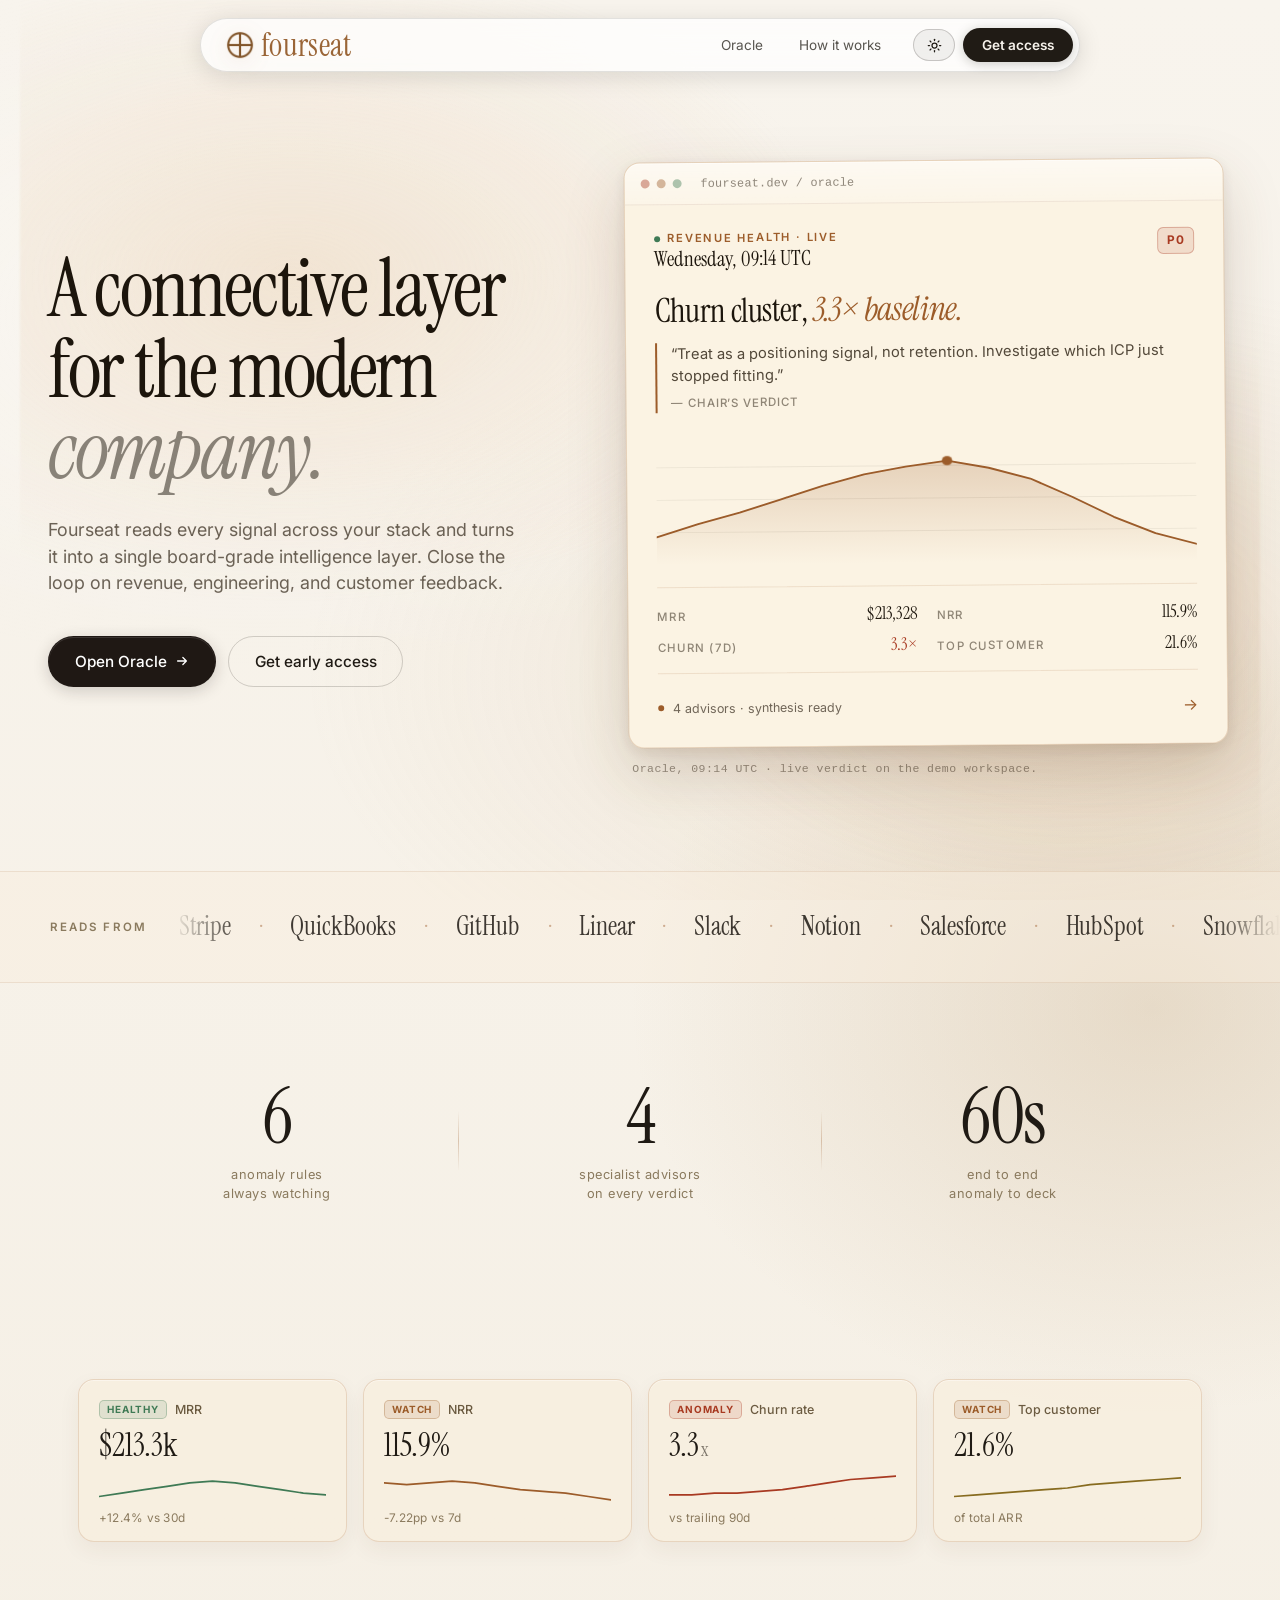
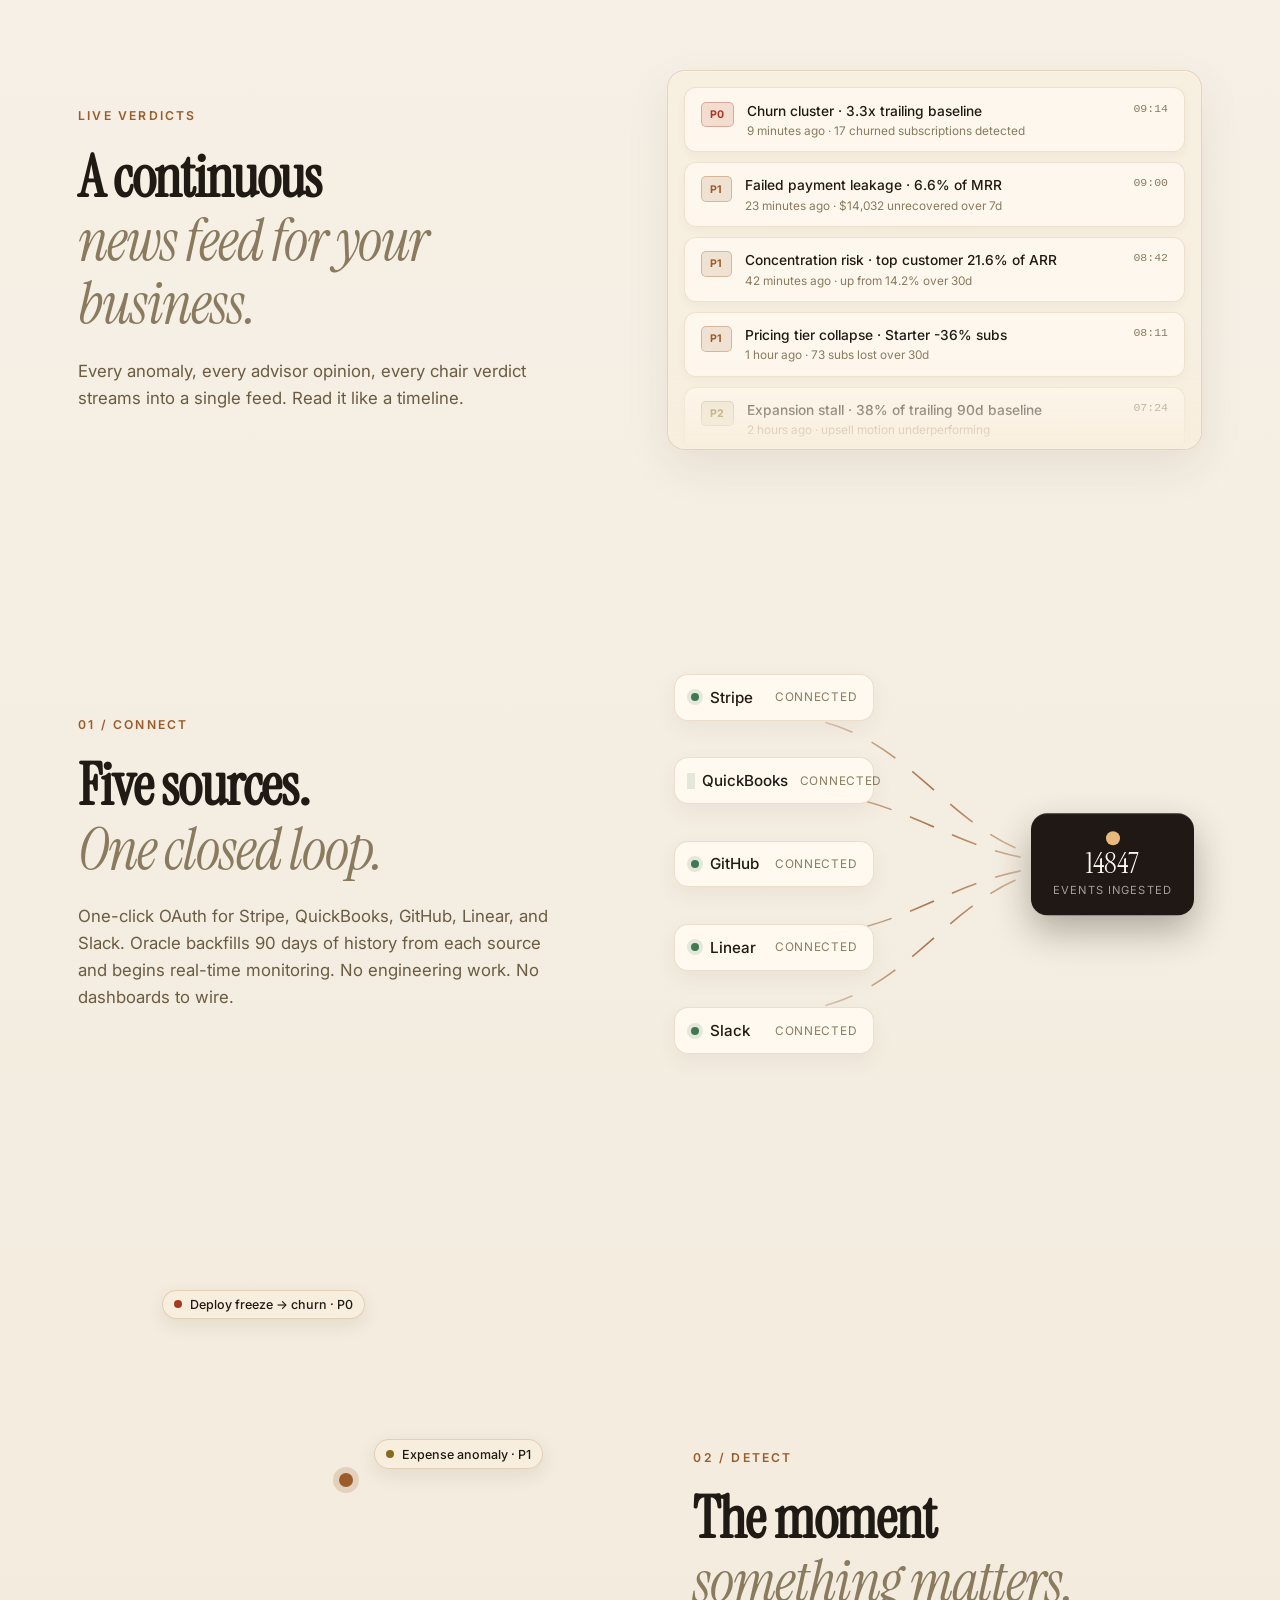
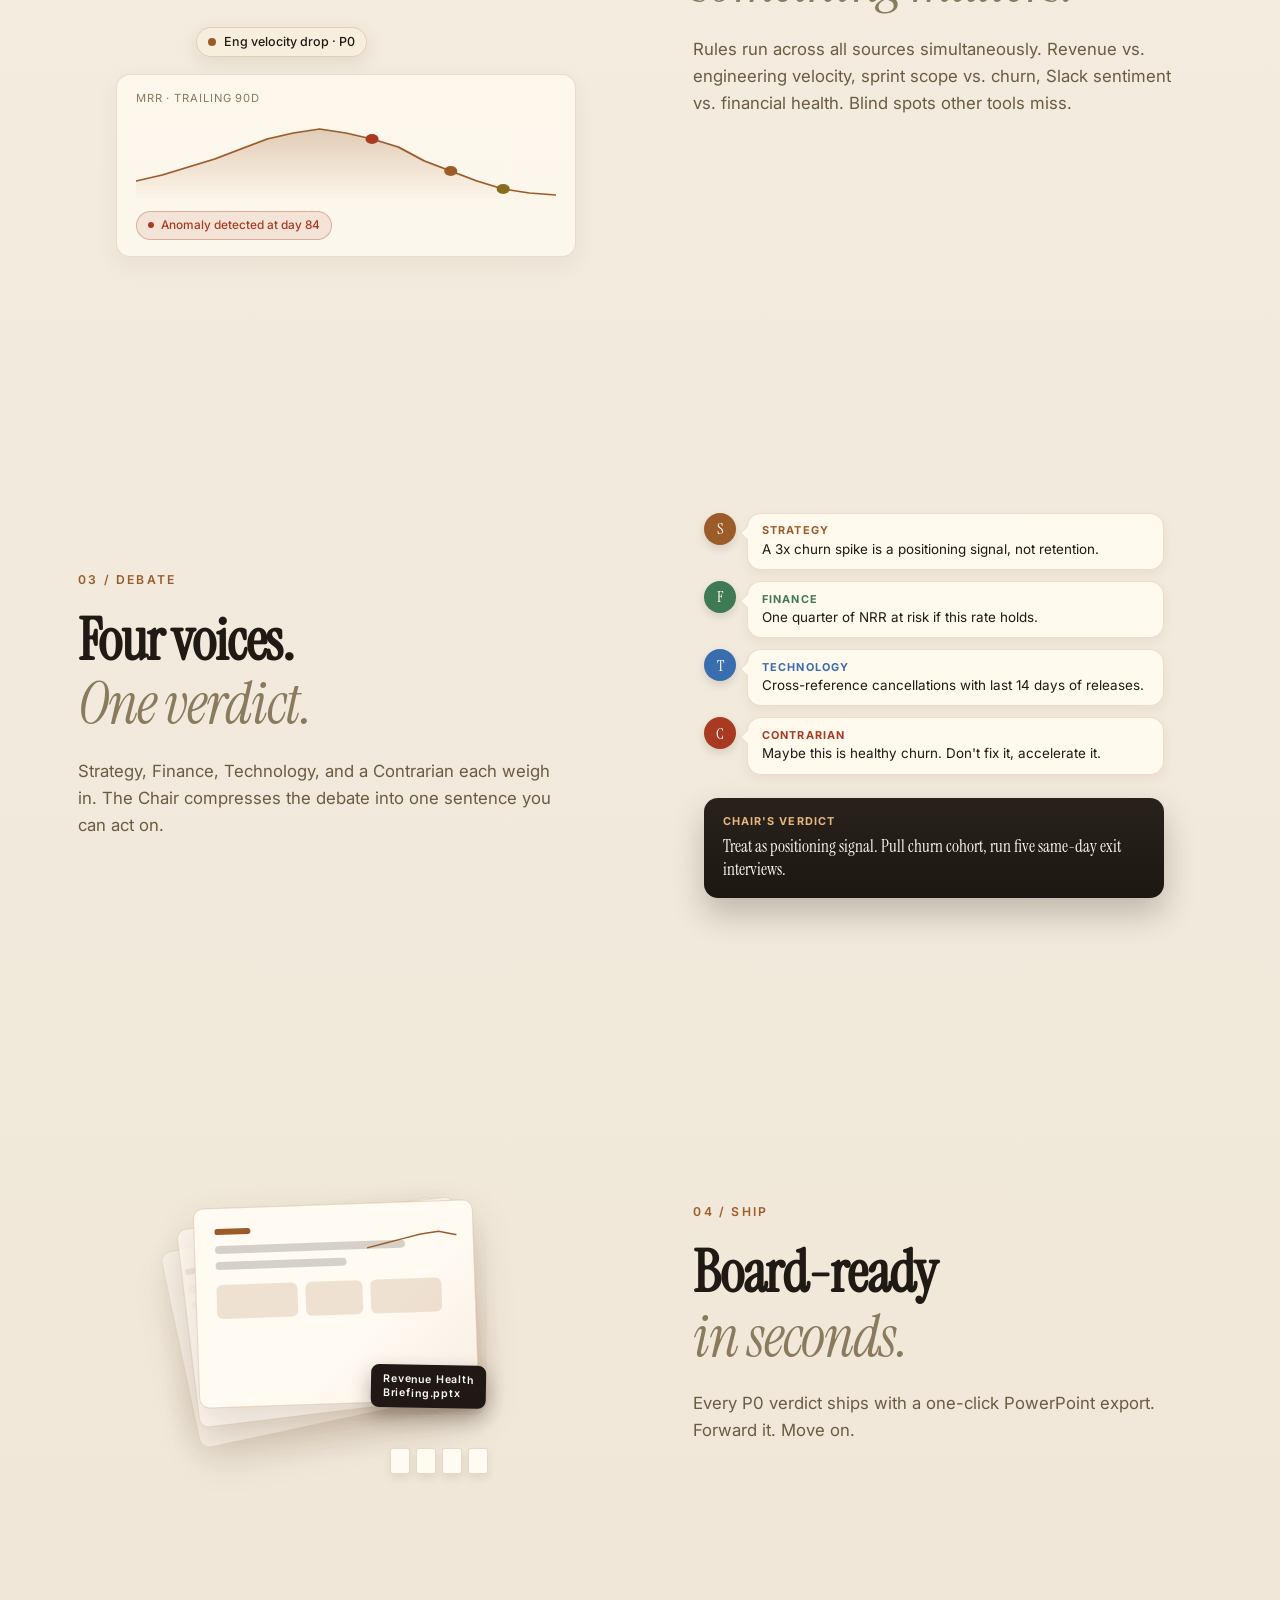
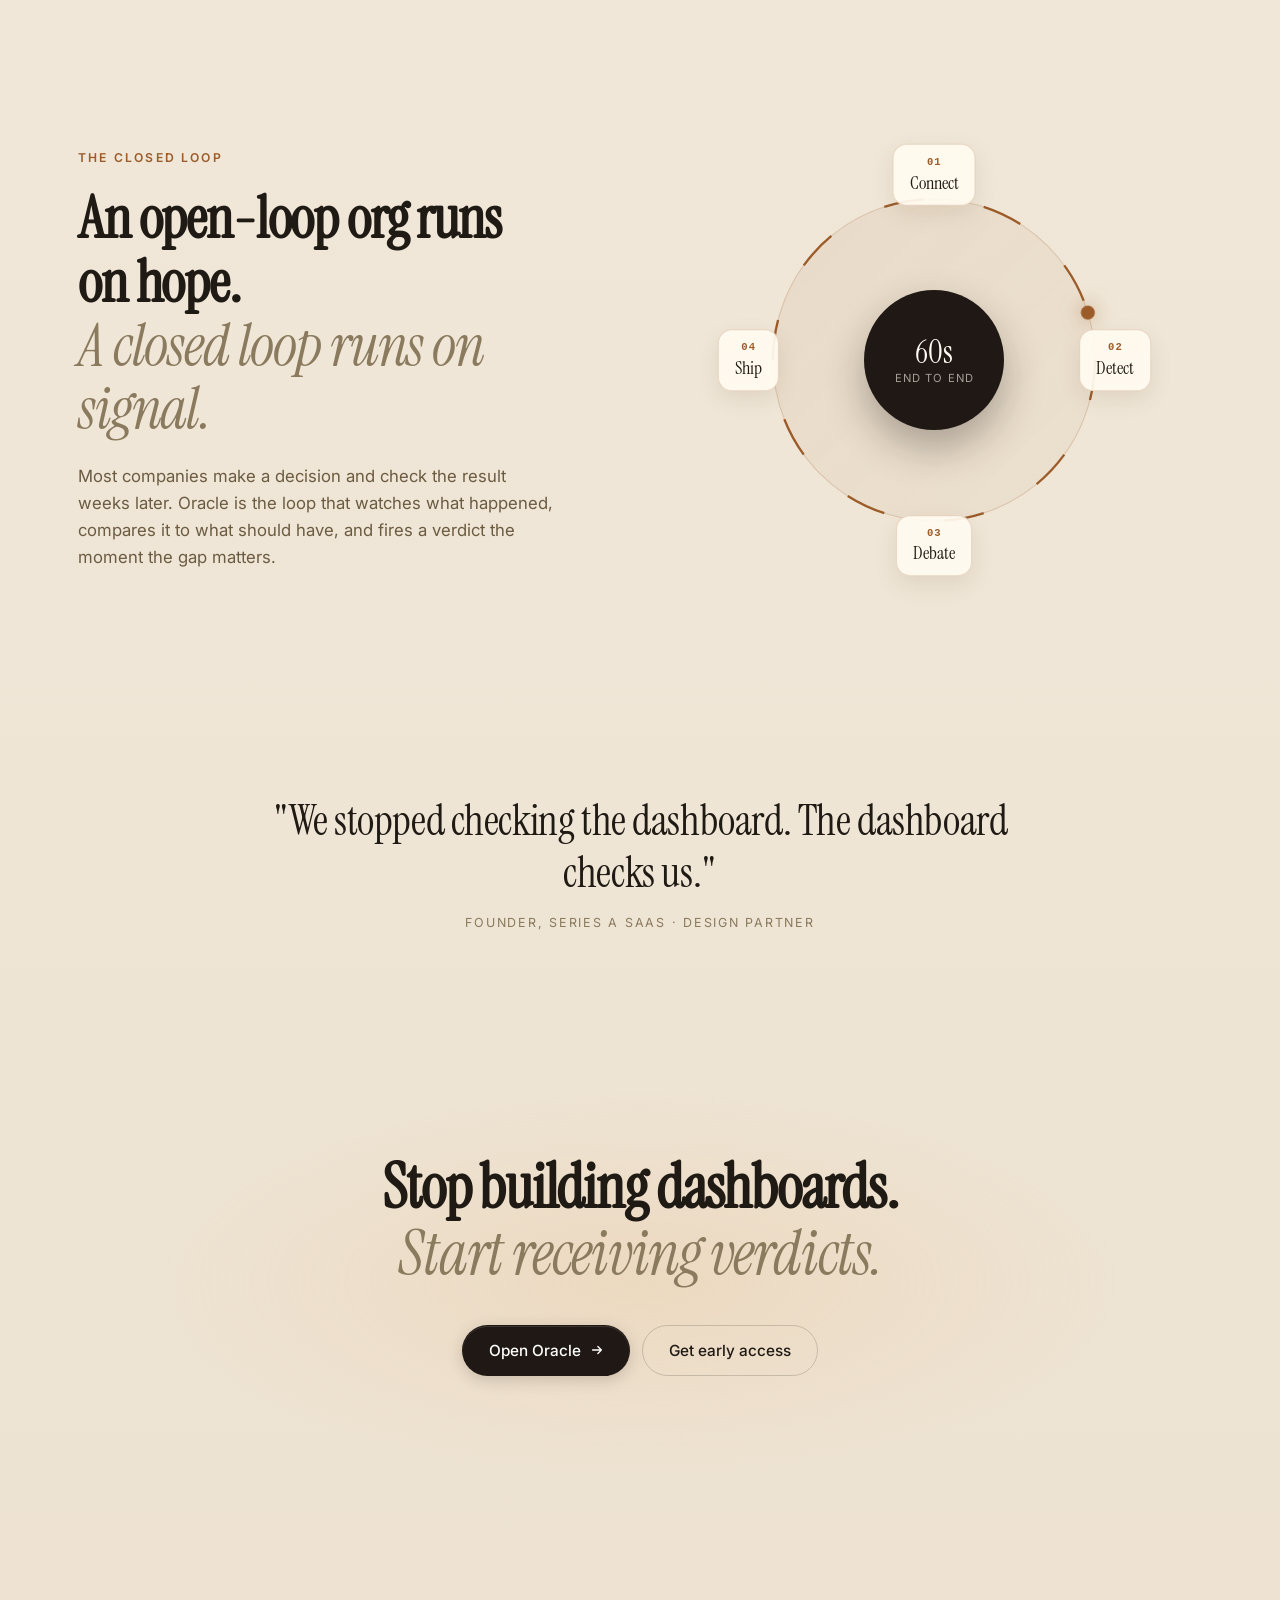
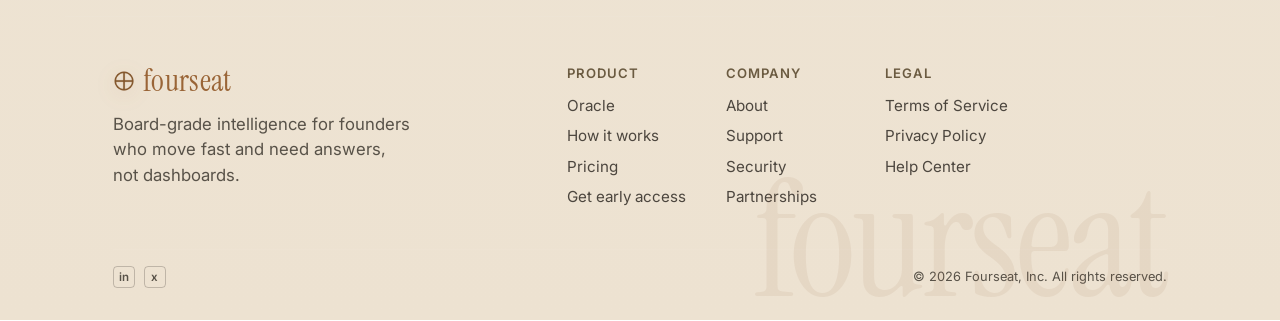
<file: frontend/index.html>
<!DOCTYPE html>
<html lang="en">
<head>
<meta charset="UTF-8"/>
<meta name="viewport" content="width=device-width, initial-scale=1, viewport-fit=cover"/>
<meta name="theme-color" content="#f3ead9"/>
<meta name="color-scheme" content="light"/>
<meta name="description" content="Fourseat Oracle is the Company Brain. It connects Stripe, QuickBooks, GitHub, Linear, and Slack into a single AI layer that monitors your company and produces board-ready verdicts."/>
<meta name="robots" content="index,follow,max-image-preview:large"/>
<meta property="og:type" content="website"/>
<meta property="og:title" content="Fourseat | The Company Brain for revenue intelligence"/>
<meta property="og:description" content="Connect Stripe, QuickBooks, GitHub, Linear, and Slack. Detect cross-source anomalies and get board-ready verdicts from Strategy, Finance, Tech, and Contrarian advisors."/>
<meta property="og:url" content="https://fourseat.dev/"/>
<meta property="og:site_name" content="Fourseat"/>
<meta name="twitter:card" content="summary_large_image"/>
<meta name="twitter:title" content="Fourseat | The Company Brain for revenue intelligence"/>
<meta name="twitter:description" content="Connect Stripe, detect anomalies, and get board-ready verdicts from Strategy, Finance, Tech, and Contrarian advisors."/>
<meta name="referrer" content="strict-origin-when-cross-origin"/>
<meta name="format-detection" content="telephone=no"/>
<title>Fourseat · The Company Brain for revenue intelligence</title>
<link rel="canonical" href="https://fourseat.dev/"/>

<link rel="preconnect" href="https://fonts.googleapis.com"/>
<link rel="preconnect" href="https://fonts.gstatic.com" crossorigin/>
<link href="https://fonts.googleapis.com/css2?family=Instrument+Serif:ital@0;1&family=Inter:wght@300;400;500;600&display=swap" rel="stylesheet"/>
<link rel="stylesheet" href="/frontend/styles.css"/>
<link rel="manifest" href="/frontend/manifest.webmanifest"/>
<link rel="icon" type="image/png" sizes="32x32" href="/frontend/favicon-32.png"/>
<link rel="icon" type="image/png" sizes="180x180" href="/frontend/favicon-180.png"/>
<link rel="apple-touch-icon" sizes="180x180" href="/frontend/favicon-180.png"/>
<script type="application/ld+json">
{
  "@context": "https://schema.org",
  "@graph": [
    {
      "@type": "Organization",
      "@id": "https://fourseat.dev/#organization",
      "name": "Fourseat",
      "url": "https://fourseat.dev/",
      "logo": "https://fourseat.dev/frontend/logo-circle.png",
      "sameAs": [
        "https://www.linkedin.com/company/fourseat",
        "https://x.com/fourseatdev"
      ]
    },
    {
      "@type": "WebSite",
      "@id": "https://fourseat.dev/#website",
      "url": "https://fourseat.dev/",
      "name": "Fourseat",
      "publisher": {
        "@id": "https://fourseat.dev/#organization"
      }
    },
    {
      "@type": "SoftwareApplication",
      "name": "Fourseat Oracle",
      "applicationCategory": "BusinessApplication",
      "operatingSystem": "Web",
      "url": "https://fourseat.dev/oracle",
      "description": "The connective AI layer that makes your entire company queryable — Stripe, QuickBooks, GitHub, Linear, Slack."
    }
  ]
}
</script>
</head>
<body data-theme="light">

<!-- ══ NAV ══════════════════════════════════════════ -->
<nav aria-label="Primary">
  <button type="button" class="nav-logo" data-action="open-home" aria-label="Fourseat home">
    <span class="brand-mark" aria-hidden="true"></span>
    <span class="brand-word">fourseat</span>
  </button>
  <div class="nav-links" id="nav-links">
    <a class="nav-link" href="/oracle">Oracle</a>
    <a class="nav-link" href="#how">How it works</a>
  </div>
  <button type="button" class="theme-toggle" data-action="toggle-theme" data-theme-toggle aria-label="Switch to light mode" title="Switch theme">
    <span class="theme-toggle-icon" aria-hidden="true">
      <svg class="theme-icon theme-icon-moon" viewBox="0 0 24 24" role="presentation"><path d="M21 12.8A9 9 0 1 1 11.2 3a7 7 0 0 0 9.8 9.8z"/></svg>
      <svg class="theme-icon theme-icon-sun" viewBox="0 0 24 24" role="presentation"><circle cx="12" cy="12" r="4"/><path d="M12 2v2"/><path d="M12 20v2"/><path d="M4.9 4.9l1.4 1.4"/><path d="M17.7 17.7l1.4 1.4"/><path d="M2 12h2"/><path d="M20 12h2"/><path d="M4.9 19.1l1.4-1.4"/><path d="M17.7 6.3l1.4-1.4"/></svg>
    </span>
    <span class="theme-toggle-label">Dark</span>
  </button>
  <button type="button" class="nav-cta" data-action="open-waitlist">Get access</button>
  <button type="button" class="nav-toggle" id="nav-toggle" data-action="toggle-nav" aria-controls="nav-links" aria-expanded="false" aria-label="Open menu">
    <svg class="icon-open" viewBox="0 0 24 24" aria-hidden="true"><path d="M4 7h16"/><path d="M4 12h16"/><path d="M4 17h16"/></svg>
    <svg class="icon-close" viewBox="0 0 24 24" aria-hidden="true"><path d="M6 6l12 12"/><path d="M18 6l-12 12"/></svg>
  </button>
</nav>

<!-- ══ HOME PAGE ═════════════════════════════════════ -->
<main id="page-home" class="page active">

  <!-- ══ HERO ─────────────────────────────────────────── -->
  <section class="fs-hero reveal" aria-label="Hero">
    <div class="fs-hero-vignette" aria-hidden="true"></div>
    <div class="fs-hero-inner">
      <h1 class="fs-headline">
        <span class="fs-line">A connective layer</span>
        <span class="fs-line">for the modern</span>
        <span class="fs-line"><em>company.</em></span>
      </h1>
      <p class="fs-sub">Fourseat reads every signal across your stack and turns it into a single board-grade intelligence layer. Close the loop on revenue, engineering, and customer feedback.</p>
      <div class="fs-cta">
        <a class="fs-btn fs-btn-primary" href="/oracle">
          <span>Open Oracle</span>
          <svg viewBox="0 0 16 16" aria-hidden="true" width="14" height="14"><path d="M3 8h10M9 4l4 4-4 4" fill="none" stroke="currentColor" stroke-width="1.5" stroke-linecap="round" stroke-linejoin="round"/></svg>
        </a>
        <button type="button" class="fs-btn fs-btn-ghost" data-action="open-waitlist">Get early access</button>
      </div>
    </div>

    <!-- Editorial product composition: one composed dashboard frame -->
    <figure class="fs-stage" aria-label="Oracle dashboard composition">
      <div class="fs-stage-frame">
        <div class="fs-stage-chrome">
          <span class="fs-stage-dot"></span>
          <span class="fs-stage-dot"></span>
          <span class="fs-stage-dot"></span>
          <span class="fs-stage-url">fourseat.dev / oracle</span>
        </div>
        <div class="fs-stage-body">
          <div class="fs-stage-hd">
            <div>
              <div class="fs-stage-eyebrow">Revenue Health · live</div>
              <div class="fs-stage-title">Wednesday, 09:14 UTC</div>
            </div>
            <div class="fs-stage-pri">P0</div>
          </div>

          <div class="fs-stage-headline">
            Churn cluster, <em>3.3&times;&nbsp;baseline.</em>
          </div>
          <div class="fs-stage-quote">
            &ldquo;Treat as a positioning signal, not retention. Investigate which ICP just stopped fitting.&rdquo;
            <span class="fs-stage-byline">— Chair&rsquo;s verdict</span>
          </div>

          <svg class="fs-stage-chart" viewBox="0 0 520 140" preserveAspectRatio="none" aria-hidden="true">
            <defs>
              <linearGradient id="fsStageGrad" x1="0" x2="0" y1="0" y2="1">
                <stop offset="0%" stop-color="#9c5c2a" stop-opacity="0.22"/>
                <stop offset="100%" stop-color="#9c5c2a" stop-opacity="0"/>
              </linearGradient>
            </defs>
            <g stroke="rgba(53,42,28,.08)" stroke-width="1">
              <line x1="0" x2="520" y1="35" y2="35"/>
              <line x1="0" x2="520" y1="70" y2="70"/>
              <line x1="0" x2="520" y1="105" y2="105"/>
            </g>
            <path d="M0 110 L40 96 L80 84 L120 70 L160 56 L200 44 L240 36 L280 30 L320 38 L360 50 L400 70 L440 92 L480 110 L520 122 L520 140 L0 140 Z" fill="url(#fsStageGrad)"/>
            <path class="fs-stage-line" d="M0 110 L40 96 L80 84 L120 70 L160 56 L200 44 L240 36 L280 30 L320 38 L360 50 L400 70 L440 92 L480 110 L520 122"
                  fill="none" stroke="#9c5c2a" stroke-width="2" stroke-linecap="round" stroke-linejoin="round" pathLength="100"/>
            <circle class="fs-stage-mark" cx="280" cy="30" r="5" fill="#9c5c2a"/>
            <circle class="fs-stage-mark fs-stage-mark-pulse" cx="280" cy="30" r="10" fill="none" stroke="#9c5c2a" stroke-width="1"/>
          </svg>

          <div class="fs-stage-grid">
            <div class="fs-stage-row"><span class="fs-stage-key">MRR</span><span class="fs-stage-val">$213,328</span></div>
            <div class="fs-stage-row"><span class="fs-stage-key">NRR</span><span class="fs-stage-val">115.9%</span></div>
            <div class="fs-stage-row"><span class="fs-stage-key">Churn (7d)</span><span class="fs-stage-val fs-stage-val-bad">3.3&times;</span></div>
            <div class="fs-stage-row"><span class="fs-stage-key">Top customer</span><span class="fs-stage-val">21.6%</span></div>
          </div>

          <div class="fs-stage-foot">
            <span class="fs-stage-foot-dot" style="background:#9c5c2a"></span>
            <span class="fs-stage-foot-text">4 advisors · synthesis ready</span>
            <span class="fs-stage-foot-arrow" aria-hidden="true">&rarr;</span>
          </div>
        </div>
      </div>
      <figcaption class="fs-stage-caption">Oracle, 09:14 UTC · live verdict on the demo workspace.</figcaption>
    </figure>
  </section>

  <!-- ══ LOGO MARQUEE ─────────────────────────────────── -->
  <section class="fs-marquee" aria-label="Built on">
    <div class="fs-marquee-label">Reads from</div>
    <div class="fs-marquee-track">
      <div class="fs-marquee-row">
        <span class="fs-marquee-item">Stripe</span>
        <span class="fs-marquee-sep">&middot;</span>
        <span class="fs-marquee-item">QuickBooks</span>
        <span class="fs-marquee-sep">&middot;</span>
        <span class="fs-marquee-item">GitHub</span>
        <span class="fs-marquee-sep">&middot;</span>
        <span class="fs-marquee-item">Linear</span>
        <span class="fs-marquee-sep">&middot;</span>
        <span class="fs-marquee-item">Slack</span>
        <span class="fs-marquee-sep">&middot;</span>
        <span class="fs-marquee-item">Notion</span>
        <span class="fs-marquee-sep">&middot;</span>
        <span class="fs-marquee-item">Salesforce</span>
        <span class="fs-marquee-sep">&middot;</span>
        <span class="fs-marquee-item">HubSpot</span>
        <span class="fs-marquee-sep">&middot;</span>
        <span class="fs-marquee-item">Snowflake</span>
        <span class="fs-marquee-sep">&middot;</span>
        <span class="fs-marquee-item">Segment</span>
        <span class="fs-marquee-sep">&middot;</span>
        <span class="fs-marquee-item">Stripe</span>
        <span class="fs-marquee-sep">&middot;</span>
        <span class="fs-marquee-item">QuickBooks</span>
        <span class="fs-marquee-sep">&middot;</span>
        <span class="fs-marquee-item">GitHub</span>
        <span class="fs-marquee-sep">&middot;</span>
        <span class="fs-marquee-item">Linear</span>
        <span class="fs-marquee-sep">&middot;</span>
        <span class="fs-marquee-item">Slack</span>
        <span class="fs-marquee-sep">&middot;</span>
        <span class="fs-marquee-item">Notion</span>
        <span class="fs-marquee-sep">&middot;</span>
        <span class="fs-marquee-item">Salesforce</span>
        <span class="fs-marquee-sep">&middot;</span>
        <span class="fs-marquee-item">HubSpot</span>
        <span class="fs-marquee-sep">&middot;</span>
        <span class="fs-marquee-item">Snowflake</span>
        <span class="fs-marquee-sep">&middot;</span>
        <span class="fs-marquee-item">Segment</span>
      </div>
    </div>
  </section>

  <!-- ══ NUMBERS STRIP ────────────────────────────────── -->
  <section class="fs-numbers reveal" aria-label="By the numbers">
    <div class="fs-num">
      <div class="fs-num-big" data-counter="6">0</div>
      <div class="fs-num-label">anomaly rules<br/>always watching</div>
    </div>
    <div class="fs-num-divider" aria-hidden="true"></div>
    <div class="fs-num">
      <div class="fs-num-big" data-counter="4">0</div>
      <div class="fs-num-label">specialist advisors<br/>on every verdict</div>
    </div>
    <div class="fs-num-divider" aria-hidden="true"></div>
    <div class="fs-num">
      <div class="fs-num-big" data-counter="60" data-suffix="s">0s</div>
      <div class="fs-num-label">end to end<br/>anomaly to deck</div>
    </div>
  </section>

  <!-- ══ MINI STAT CARDS WITH SPARKLINES ──────────────── -->
  <section class="fs-mini-stats reveal" aria-label="What Oracle watches">
    <article class="fs-mini-card">
      <div class="fs-mini-head">
        <span class="fs-mini-tag fs-mini-tag-good">Healthy</span>
        <span class="fs-mini-name">MRR</span>
      </div>
      <div class="fs-mini-num">$213.3k</div>
      <svg class="fs-mini-spark" viewBox="0 0 200 40" preserveAspectRatio="none" aria-hidden="true">
        <path d="M0 30 L20 26 L40 22 L60 18 L80 14 L100 12 L120 14 L140 18 L160 22 L180 26 L200 28" fill="none" stroke="#3f7a55" stroke-width="2" stroke-linecap="round" stroke-linejoin="round" pathLength="100" class="fs-mini-path"/>
      </svg>
      <div class="fs-mini-foot">+12.4% vs 30d</div>
    </article>
    <article class="fs-mini-card">
      <div class="fs-mini-head">
        <span class="fs-mini-tag fs-mini-tag-warn">Watch</span>
        <span class="fs-mini-name">NRR</span>
      </div>
      <div class="fs-mini-num">115.9%</div>
      <svg class="fs-mini-spark" viewBox="0 0 200 40" preserveAspectRatio="none" aria-hidden="true">
        <path d="M0 14 L20 16 L40 14 L60 12 L80 14 L100 18 L120 22 L140 24 L160 26 L180 30 L200 34" fill="none" stroke="#9c5c2a" stroke-width="2" stroke-linecap="round" stroke-linejoin="round" pathLength="100" class="fs-mini-path"/>
      </svg>
      <div class="fs-mini-foot">-7.22pp vs 7d</div>
    </article>
    <article class="fs-mini-card">
      <div class="fs-mini-head">
        <span class="fs-mini-tag fs-mini-tag-bad">Anomaly</span>
        <span class="fs-mini-name">Churn rate</span>
      </div>
      <div class="fs-mini-num">3.3<span class="fs-mini-unit">x</span></div>
      <svg class="fs-mini-spark" viewBox="0 0 200 40" preserveAspectRatio="none" aria-hidden="true">
        <path d="M0 28 L20 28 L40 26 L60 26 L80 24 L100 22 L120 18 L140 14 L160 10 L180 8 L200 6" fill="none" stroke="#a83a22" stroke-width="2" stroke-linecap="round" stroke-linejoin="round" pathLength="100" class="fs-mini-path"/>
      </svg>
      <div class="fs-mini-foot">vs trailing 90d</div>
    </article>
    <article class="fs-mini-card">
      <div class="fs-mini-head">
        <span class="fs-mini-tag fs-mini-tag-warn">Watch</span>
        <span class="fs-mini-name">Top customer</span>
      </div>
      <div class="fs-mini-num">21.6%</div>
      <svg class="fs-mini-spark" viewBox="0 0 200 40" preserveAspectRatio="none" aria-hidden="true">
        <path d="M0 30 L20 28 L40 26 L60 24 L80 22 L100 20 L120 16 L140 14 L160 12 L180 10 L200 8" fill="none" stroke="#876b1f" stroke-width="2" stroke-linecap="round" stroke-linejoin="round" pathLength="100" class="fs-mini-path"/>
      </svg>
      <div class="fs-mini-foot">of total ARR</div>
    </article>
  </section>

  <!-- ══ LIVE VERDICT TICKER ──────────────────────────── -->
  <section class="fs-ticker reveal" aria-label="Live verdicts">
    <div class="fs-ticker-text">
      <div class="fs-moment-step">Live verdicts</div>
      <h2 class="fs-moment-title">A continuous<br/><em>news feed for your business.</em></h2>
      <p class="fs-moment-line">Every anomaly, every advisor opinion, every chair verdict streams into a single feed. Read it like a timeline.</p>
    </div>
    <div class="fs-ticker-stage" aria-hidden="true">
      <div class="fs-ticker-list" id="fs-ticker-list">
        <article class="fs-ticker-row">
          <span class="fs-ticker-pri fs-ticker-pri-p0">P0</span>
          <div class="fs-ticker-body">
            <div class="fs-ticker-head">Churn cluster &middot; 3.3x trailing baseline</div>
            <div class="fs-ticker-meta">9 minutes ago &middot; 17 churned subscriptions detected</div>
          </div>
          <span class="fs-ticker-time">09:14</span>
        </article>
        <article class="fs-ticker-row">
          <span class="fs-ticker-pri fs-ticker-pri-p1">P1</span>
          <div class="fs-ticker-body">
            <div class="fs-ticker-head">Failed payment leakage &middot; 6.6% of MRR</div>
            <div class="fs-ticker-meta">23 minutes ago &middot; $14,032 unrecovered over 7d</div>
          </div>
          <span class="fs-ticker-time">09:00</span>
        </article>
        <article class="fs-ticker-row">
          <span class="fs-ticker-pri fs-ticker-pri-p1">P1</span>
          <div class="fs-ticker-body">
            <div class="fs-ticker-head">Concentration risk &middot; top customer 21.6% of ARR</div>
            <div class="fs-ticker-meta">42 minutes ago &middot; up from 14.2% over 30d</div>
          </div>
          <span class="fs-ticker-time">08:42</span>
        </article>
        <article class="fs-ticker-row">
          <span class="fs-ticker-pri fs-ticker-pri-p1">P1</span>
          <div class="fs-ticker-body">
            <div class="fs-ticker-head">Pricing tier collapse &middot; Starter -36% subs</div>
            <div class="fs-ticker-meta">1 hour ago &middot; 73 subs lost over 30d</div>
          </div>
          <span class="fs-ticker-time">08:11</span>
        </article>
        <article class="fs-ticker-row">
          <span class="fs-ticker-pri fs-ticker-pri-p2">P2</span>
          <div class="fs-ticker-body">
            <div class="fs-ticker-head">Expansion stall &middot; 38% of trailing 90d baseline</div>
            <div class="fs-ticker-meta">2 hours ago &middot; upsell motion underperforming</div>
          </div>
          <span class="fs-ticker-time">07:24</span>
        </article>
        <article class="fs-ticker-row">
          <span class="fs-ticker-pri fs-ticker-pri-p2">P2</span>
          <div class="fs-ticker-body">
            <div class="fs-ticker-head">NRR drop &middot; first dip below 100% in 30d</div>
            <div class="fs-ticker-meta">3 hours ago &middot; expansion no longer covering churn</div>
          </div>
          <span class="fs-ticker-time">06:08</span>
        </article>
      </div>
      <div class="fs-ticker-fade" aria-hidden="true"></div>
    </div>
  </section>

  <!-- ══ MOMENT 1 · CONNECT ───────────────────────────── -->
  <section class="fs-moment reveal" id="how" aria-label="Connect">
    <div class="fs-moment-text">
      <div class="fs-moment-step">01 / Connect</div>
      <h2 class="fs-moment-title">Five sources.<br/><em>One closed loop.</em></h2>
      <p class="fs-moment-line">One-click OAuth for Stripe, QuickBooks, GitHub, Linear, and Slack. Oracle backfills 90 days of history from each source and begins real-time monitoring. No engineering work. No dashboards to wire.</p>
    </div>
    <div class="fs-moment-stage">
      <div class="fs-flow" aria-hidden="true">
        <svg class="fs-flow-svg" viewBox="0 0 380 360" preserveAspectRatio="xMidYMid meet">
          <defs>
            <linearGradient id="fsFlowGrad" x1="0" x2="1">
              <stop offset="0%" stop-color="#9c5c2a" stop-opacity="0"/>
              <stop offset="50%" stop-color="#9c5c2a" stop-opacity="1"/>
              <stop offset="100%" stop-color="#9c5c2a" stop-opacity="0"/>
            </linearGradient>
          </defs>
          <path d="M40 40 C 180 40 200 180 340 180" class="fs-flow-path" pathLength="100"/>
          <path d="M40 110 C 180 110 200 180 340 180" class="fs-flow-path" pathLength="100" style="animation-delay:.4s"/>
          <path d="M40 180 L 340 180" class="fs-flow-path" pathLength="100" style="animation-delay:.8s"/>
          <path d="M40 250 C 180 250 200 180 340 180" class="fs-flow-path" pathLength="100" style="animation-delay:1.2s"/>
          <path d="M40 320 C 180 320 200 180 340 180" class="fs-flow-path" pathLength="100" style="animation-delay:1.6s"/>
        </svg>
        <div class="fs-flow-pills">
          <div class="fs-conn fs-conn-1">
            <span class="fs-conn-dot"></span>
            <span class="fs-conn-name">Stripe</span>
            <span class="fs-conn-meta">connected</span>
          </div>
          <div class="fs-conn fs-conn-2">
            <span class="fs-conn-dot"></span>
            <span class="fs-conn-name">QuickBooks</span>
            <span class="fs-conn-meta">connected</span>
          </div>
          <div class="fs-conn fs-conn-3">
            <span class="fs-conn-dot"></span>
            <span class="fs-conn-name">GitHub</span>
            <span class="fs-conn-meta">connected</span>
          </div>
          <div class="fs-conn fs-conn-4">
            <span class="fs-conn-dot"></span>
            <span class="fs-conn-name">Linear</span>
            <span class="fs-conn-meta">connected</span>
          </div>
          <div class="fs-conn fs-conn-5">
            <span class="fs-conn-dot"></span>
            <span class="fs-conn-name">Slack</span>
            <span class="fs-conn-meta">connected</span>
          </div>
        </div>
        <div class="fs-flow-target">
          <span class="fs-flow-target-orb"></span>
          <span class="fs-flow-target-num" data-counter="14847">0</span>
          <span class="fs-flow-target-label">events ingested</span>
        </div>
      </div>
    </div>
  </section>

  <!-- ══ MOMENT 2 · DETECT ────────────────────────────── -->
  <section class="fs-moment fs-moment-flip reveal" aria-label="Detect">
    <div class="fs-moment-text">
      <div class="fs-moment-step">02 / Detect</div>
      <h2 class="fs-moment-title">The moment<br/><em>something matters.</em></h2>
      <p class="fs-moment-line">Rules run across all sources simultaneously. Revenue vs. engineering velocity, sprint scope vs. churn, Slack sentiment vs. financial health. Blind spots other tools miss.</p>
    </div>
    <div class="fs-moment-stage">
      <div class="fs-detect" aria-hidden="true">
        <div class="fs-radar">
          <div class="fs-radar-ring"></div>
          <div class="fs-radar-ring fs-radar-ring-2"></div>
          <div class="fs-radar-ring fs-radar-ring-3"></div>
          <div class="fs-radar-blip fs-radar-blip-1">
            <span class="fs-radar-pulse"></span>
            <span class="fs-radar-label">Deploy freeze &rarr; churn &middot; P0</span>
          </div>
          <div class="fs-radar-blip fs-radar-blip-2">
            <span class="fs-radar-pulse"></span>
            <span class="fs-radar-label">Eng velocity drop &middot; P0</span>
          </div>
          <div class="fs-radar-blip fs-radar-blip-3">
            <span class="fs-radar-pulse"></span>
            <span class="fs-radar-label">Expense anomaly &middot; P1</span>
          </div>
          <svg class="fs-radar-sweep" viewBox="0 0 200 200" aria-hidden="true">
            <defs>
              <linearGradient id="fsSweep" x1="0" x2="1">
                <stop offset="0%" stop-color="#9c5c2a" stop-opacity="0"/>
                <stop offset="100%" stop-color="#9c5c2a" stop-opacity="0.4"/>
              </linearGradient>
            </defs>
            <path d="M100 100 L 100 8 A 92 92 0 0 1 192 100 Z" fill="url(#fsSweep)"/>
          </svg>
        </div>
        <div class="fs-detect-chart">
          <div class="fs-detect-chart-label">MRR · trailing 90d</div>
          <svg class="fs-detect-svg" viewBox="0 0 320 90" preserveAspectRatio="none">
            <defs>
              <linearGradient id="fsDetGrad" x1="0" x2="0" y1="0" y2="1">
                <stop offset="0%" stop-color="#9c5c2a" stop-opacity="0.28"/>
                <stop offset="100%" stop-color="#9c5c2a" stop-opacity="0"/>
              </linearGradient>
            </defs>
            <path d="M0 70 L20 64 L40 56 L60 48 L80 38 L100 28 L120 22 L140 18 L160 22 L180 28 L200 36 L220 50 L240 60 L260 70 L280 78 L300 82 L320 84 L320 90 L0 90 Z" fill="url(#fsDetGrad)"/>
            <path d="M0 70 L20 64 L40 56 L60 48 L80 38 L100 28 L120 22 L140 18 L160 22 L180 28 L200 36 L220 50 L240 60 L260 70 L280 78 L300 82 L320 84" fill="none" stroke="#9c5c2a" stroke-width="1.6" stroke-linecap="round" stroke-linejoin="round" pathLength="100" class="fs-detect-line"/>
            <circle cx="180" cy="28" r="5" fill="#a83a22" class="fs-detect-marker fs-detect-marker-1"/>
            <circle cx="240" cy="60" r="5" fill="#9c5c2a" class="fs-detect-marker fs-detect-marker-2"/>
            <circle cx="280" cy="78" r="5" fill="#876b1f" class="fs-detect-marker fs-detect-marker-3"/>
          </svg>
          <div class="fs-detect-toast">
            <span class="fs-detect-toast-pulse"></span>
            <span class="fs-detect-toast-text">Anomaly detected at day 84</span>
          </div>
        </div>
      </div>
    </div>
  </section>

  <!-- ══ MOMENT 3 · DEBATE ────────────────────────────── -->
  <section class="fs-moment reveal" aria-label="Debate">
    <div class="fs-moment-text">
      <div class="fs-moment-step">03 / Debate</div>
      <h2 class="fs-moment-title">Four voices.<br/><em>One verdict.</em></h2>
      <p class="fs-moment-line">Strategy, Finance, Technology, and a Contrarian each weigh in. The Chair compresses the debate into one sentence you can act on.</p>
    </div>
    <div class="fs-moment-stage">
      <div class="fs-debate" aria-hidden="true">
        <div class="fs-debate-row" style="--c:#9c5c2a">
          <div class="fs-debate-avatar">S</div>
          <div class="fs-debate-bubble">
            <div class="fs-debate-role">Strategy</div>
            <div class="fs-debate-text">A 3x churn spike is a positioning signal, not retention.</div>
          </div>
        </div>
        <div class="fs-debate-row" style="--c:#3f7a55">
          <div class="fs-debate-avatar">F</div>
          <div class="fs-debate-bubble">
            <div class="fs-debate-role">Finance</div>
            <div class="fs-debate-text">One quarter of NRR at risk if this rate holds.</div>
          </div>
        </div>
        <div class="fs-debate-row" style="--c:#3a6dad">
          <div class="fs-debate-avatar">T</div>
          <div class="fs-debate-bubble">
            <div class="fs-debate-role">Technology</div>
            <div class="fs-debate-text">Cross-reference cancellations with last 14 days of releases.</div>
          </div>
        </div>
        <div class="fs-debate-row" style="--c:#a83a22">
          <div class="fs-debate-avatar">C</div>
          <div class="fs-debate-bubble">
            <div class="fs-debate-role">Contrarian</div>
            <div class="fs-debate-text">Maybe this is healthy churn. Don't fix it, accelerate it.</div>
          </div>
        </div>
        <div class="fs-debate-typing">
          <div class="fs-debate-avatar fs-debate-avatar-chair">★</div>
          <div class="fs-debate-bubble fs-debate-bubble-typing">
            <span class="fs-typing-dot"></span>
            <span class="fs-typing-dot"></span>
            <span class="fs-typing-dot"></span>
          </div>
        </div>
        <div class="fs-debate-final">
          <div class="fs-debate-final-label">Chair's verdict</div>
          <div class="fs-debate-final-text">Treat as positioning signal. Pull churn cohort, run five same-day exit interviews.</div>
        </div>
      </div>
    </div>
  </section>

  <!-- ══ MOMENT 4 · SHIP ──────────────────────────────── -->
  <section class="fs-moment fs-moment-flip reveal" aria-label="Ship">
    <div class="fs-moment-text">
      <div class="fs-moment-step">04 / Ship</div>
      <h2 class="fs-moment-title">Board-ready<br/><em>in seconds.</em></h2>
      <p class="fs-moment-line">Every P0 verdict ships with a one-click PowerPoint export. Forward it. Move on.</p>
    </div>
    <div class="fs-moment-stage">
      <div class="fs-decks" aria-hidden="true">
        <div class="fs-deck fs-deck-back-2">
          <div class="fs-deck-tab"></div>
          <div class="fs-deck-line" style="width:60%"></div>
          <div class="fs-deck-line" style="width:30%"></div>
          <div class="fs-deck-block" style="width:38%"></div>
          <div class="fs-deck-block" style="width:22%"></div>
        </div>
        <div class="fs-deck fs-deck-back-1">
          <div class="fs-deck-tab"></div>
          <div class="fs-deck-line" style="width:74%"></div>
          <div class="fs-deck-line" style="width:42%"></div>
          <div class="fs-deck-block" style="width:30%"></div>
          <div class="fs-deck-block" style="width:32%"></div>
        </div>
        <div class="fs-deck fs-deck-front">
          <div class="fs-deck-tab"></div>
          <div class="fs-deck-line fs-deck-line-1"></div>
          <div class="fs-deck-line fs-deck-line-2"></div>
          <div class="fs-deck-block fs-deck-block-1"></div>
          <div class="fs-deck-block fs-deck-block-2"></div>
          <div class="fs-deck-block fs-deck-block-3"></div>
          <div class="fs-deck-chart">
            <svg viewBox="0 0 100 30" preserveAspectRatio="none">
              <path d="M0 22 L20 18 L40 14 L60 10 L80 8 L100 12" fill="none" stroke="#9c5c2a" stroke-width="1.5" pathLength="100"/>
            </svg>
          </div>
          <div class="fs-deck-stamp">Revenue Health<br/>Briefing.pptx</div>
        </div>
        <div class="fs-deck-pages">
          <span></span><span></span><span></span><span></span>
        </div>
      </div>
    </div>
  </section>

  <!-- ══ CLOSED-LOOP DIAGRAM ──────────────────────────── -->
  <section class="fs-loop reveal" aria-label="The closed loop">
    <div class="fs-loop-text">
      <div class="fs-moment-step">The closed loop</div>
      <h2 class="fs-moment-title">An open-loop org runs on hope.<br/><em>A closed loop runs on signal.</em></h2>
      <p class="fs-moment-line">Most companies make a decision and check the result weeks later. Oracle is the loop that watches what happened, compares it to what should have, and fires a verdict the moment the gap matters.</p>
    </div>
    <div class="fs-loop-stage" aria-hidden="true">
      <svg class="fs-loop-svg" viewBox="0 0 360 360">
        <defs>
          <linearGradient id="fsLoopGrad" x1="0" x2="1" y1="0" y2="1">
            <stop offset="0%" stop-color="#9c5c2a" stop-opacity=".08"/>
            <stop offset="100%" stop-color="#9c5c2a" stop-opacity=".04"/>
          </linearGradient>
        </defs>
        <circle cx="180" cy="180" r="138" fill="url(#fsLoopGrad)" stroke="rgba(156,92,42,.22)" stroke-width="1"/>
        <circle cx="180" cy="180" r="138" fill="none" stroke="#9c5c2a" stroke-width="2" stroke-dasharray="4 6" pathLength="100" class="fs-loop-orbit"/>
        <circle r="6" fill="#9c5c2a" class="fs-loop-particle">
          <animateMotion dur="14s" repeatCount="indefinite" rotate="auto">
            <mpath href="#fsLoopPath"/>
          </animateMotion>
        </circle>
        <path id="fsLoopPath" d="M 180 42 A 138 138 0 1 1 179.99 42" fill="none" stroke="none"/>
      </svg>
      <div class="fs-loop-node fs-loop-n1">
        <span class="fs-loop-num">01</span>
        <span class="fs-loop-name">Connect</span>
      </div>
      <div class="fs-loop-node fs-loop-n2">
        <span class="fs-loop-num">02</span>
        <span class="fs-loop-name">Detect</span>
      </div>
      <div class="fs-loop-node fs-loop-n3">
        <span class="fs-loop-num">03</span>
        <span class="fs-loop-name">Debate</span>
      </div>
      <div class="fs-loop-node fs-loop-n4">
        <span class="fs-loop-num">04</span>
        <span class="fs-loop-name">Ship</span>
      </div>
      <div class="fs-loop-center">
        <div class="fs-loop-center-num" data-counter="60" data-suffix="s">0s</div>
        <div class="fs-loop-center-label">end to end</div>
      </div>
    </div>
  </section>

  <!-- ══ PULL QUOTE ───────────────────────────────────── -->
  <section class="fs-quote reveal" aria-label="What founders say">
    <p class="fs-quote-text">
      "We stopped checking the dashboard. The dashboard checks us."
    </p>
    <p class="fs-quote-byline">Founder, Series A SaaS &middot; design partner</p>
  </section>

  <!-- ══ CLOSING CTA ──────────────────────────────────── -->
  <section class="fs-final reveal" aria-label="Get started">
    <h2 class="fs-final-title">
      Stop building dashboards.<br/>
      <em>Start receiving verdicts.</em>
    </h2>
    <div class="fs-cta">
      <a class="fs-btn fs-btn-primary" href="/oracle">
        <span>Open Oracle</span>
        <svg viewBox="0 0 16 16" aria-hidden="true" width="14" height="14"><path d="M3 8h10M9 4l4 4-4 4" fill="none" stroke="currentColor" stroke-width="1.5" stroke-linecap="round" stroke-linejoin="round"/></svg>
      </a>
      <button type="button" class="fs-btn fs-btn-ghost" data-action="open-waitlist">Get early access</button>
    </div>
  </section>

</main>

<!-- ══ HOW PAGE ══════════════════════════════════════ -->
<div class="page" id="page-how">
  <section class="section" style="padding-top:9rem">
    <div class="section-inner reveal">
      <div class="section-label">Step by step</div>
      <h2 class="section-title">How Fourseat works<br/><em>step by step</em></h2>
      <p class="section-sub">Oracle connects your entire operational stack into a single AI layer. Five sources, one closed loop. Every signal compared, every anomaly surfaced, every verdict actionable.</p>
      <div class="features-grid" style="margin-top:2rem">
        <div class="feature-card">
          <div class="feature-name">1. Connect everything</div>
          <div class="feature-desc">One-click OAuth for Stripe, QuickBooks, GitHub, Linear, and Slack. Oracle backfills 90 days of history from each source and begins real-time monitoring.</div>
        </div>
        <div class="feature-card">
          <div class="feature-name">2. Cross-source detection</div>
          <div class="feature-desc">Rules run across all sources: revenue vs. engineering output, sprint velocity vs. churn, Slack sentiment vs. financial health. Blind spots other tools miss.</div>
        </div>
        <div class="feature-card">
          <div class="feature-name">3. Convene the board</div>
          <div class="feature-desc">Strategy, Finance, Tech, and a Contrarian advisor each reason across the full context. The Chair synthesizes one verdict you can act on immediately.</div>
        </div>
        <div class="feature-card">
          <div class="feature-name">4. Close the loop</div>
          <div class="feature-desc">Every resolution feeds back into the system. Oracle learns which signals matter to your company and gets sharper with every cycle. Open loop becomes closed loop.</div>
        </div>
      </div>
      <div class="glass-card" style="margin-top:2rem">
        <div class="section-label">Supporting modules</div>
        <p class="section-sub" style="max-width:none">
          <strong>Fourseat Memory:</strong> Upload decks, memos, and investor updates. Oracle uses your memory to add company context to every verdict.
          <br/><br/>
          <strong>Fourseat Decks:</strong> The .pptx generator behind every Oracle verdict. Use it standalone for any board update.
        </p>
        <div style="margin-top:1.5rem">
          <a class="btn-hero-secondary" href="/oracle">Open the Oracle</a>
        </div>
      </div>
    </div>
  </section>
</div>

<!-- ══ ABOUT PAGE ════════════════════════════════════ -->
<div class="page" id="page-about">
  <section class="section" style="padding-top:9rem">
    <div class="section-inner reveal">
      <div class="section-label">About</div>
      <h2 class="section-title">About Fourseat<br/><em>what it is and is not</em></h2>
      <div class="glass-card">
        <p class="section-sub" style="max-width:none">
          Founder: Tyler Riccardi.
          <br/><br/>
          Fourseat is a decision-support workspace for founders and operators. It helps structure analysis, highlight trade-offs, and create action plans you can act on quickly.
          <br/><br/>
          Outputs are guidance, not legal, tax, or investment advice. Use your own judgment and qualified professional advisors when needed.
        </p>
      </div>
    </div>
  </section>
</div>

<!-- ══ WAITLIST PAGE ═════════════════════════════════ -->
<div class="page" id="page-waitlist">
  <section class="section" style="padding-top:9rem; min-height:80vh; display:flex; align-items:flex-start; justify-content:center">
    <div class="glass-card reveal" style="max-width:540px; width:100%; text-align:center">
      <h2 class="section-title" style="margin-bottom:1rem">Join the <em>waitlist</em></h2>
      <p class="section-sub" style="margin:0 auto 1rem; color:var(--muted)">Add your work email to join early access. We’ll follow up with onboarding details and a secure link to start your trial.</p>
      <div class="waitlist-count" id="waitlist-count" aria-live="polite"></div>
      <form id="waitlist-form" autocomplete="on" novalidate>
        <div class="input-group" style="text-align:left">
          <label class="input-label" for="waitlist-name">Full name</label>
          <input type="text" id="waitlist-name" name="name" autocomplete="name" placeholder="Jane Founder" maxlength="120"/>
        </div>
        <div class="input-group" style="text-align:left">
          <label class="input-label" for="waitlist-email">Work email</label>
          <input type="email" id="waitlist-email" name="email" autocomplete="email" placeholder="name@company.com" required maxlength="200" inputmode="email"/>
        </div>
        <div class="input-group" style="text-align:left">
          <label class="input-label" for="waitlist-company">Company <span style="font-weight:400;color:var(--muted)">(optional)</span></label>
          <input type="text" id="waitlist-company" name="company" autocomplete="organization" placeholder="Acme Inc" maxlength="160"/>
        </div>
        <button type="button" class="btn-primary" id="signup-btn" data-action="start-signup" style="margin-top:1.25rem;width:100%;justify-content:center">Join waitlist</button>
      </form>
    </div>
  </section>
</div>

<!-- ══ PRICING PAGE ══════════════════════════════════ -->
<div class="page" id="page-pricing">
  <section class="section" style="padding-top:9rem">
    <div class="section-inner reveal">
      <div class="section-label">Pricing</div>
      <h2 class="section-title">Plans &amp; <em>pricing</em></h2>
      <div class="pricing-grid">
        <div class="price-card">
          <div class="price-tier">Founder</div>
          <div class="price-amount">$99<span>/mo</span></div>
          <div class="price-desc">For solo founders running a real revenue motion.</div>
          <ul class="price-features">
            <li>Stripe connect &middot; 90 days of history</li>
            <li>Weekly anomaly scans</li>
            <li>4-advisor verdicts on every P0 / P1</li>
            <li>5 board decks per month (.pptx)</li>
            <li>Workspace memory for 10 documents</li>
          </ul>
          <button type="button" class="btn-price" data-action="open-waitlist">Get started</button>
        </div>
        <div class="price-card featured">
          <div class="price-tier">Operator</div>
          <div class="price-amount">$399<span>/mo</span></div>
          <div class="price-desc">For funded teams treating revenue intelligence as a habit.</div>
          <ul class="price-features">
            <li>Everything in Founder</li>
            <li>Daily anomaly scans &middot; full 6-rule suite</li>
            <li>Auto-deck on every P0 verdict</li>
            <li>Webhook ingestion &middot; real-time alerts</li>
            <li>Unlimited workspace memory</li>
            <li>Slack delivery for verdicts</li>
            <li>Team workspace</li>
          </ul>
          <button type="button" class="btn-price featured" data-action="open-waitlist">Start free trial</button>
        </div>
        <div class="price-card">
          <div class="price-tier">Enterprise</div>
          <div class="price-amount">Custom</div>
          <div class="price-desc">For multi-entity revenue and ops leaders.</div>
          <ul class="price-features">
            <li>Everything in Operator</li>
            <li>Multi-company workspaces</li>
            <li>QuickBooks, Salesforce, GitHub on roadmap</li>
            <li>SSO &middot; SCIM &middot; audit log</li>
            <li>API access &middot; white-label decks</li>
            <li>Dedicated onboarding</li>
          </ul>
          <button type="button" class="btn-price" data-action="open-waitlist">Talk to us</button>
        </div>
      </div>
    </div>
  </section>
</div>

<!-- ══ DEBATE PAGE (Engine 1) ════════════════════════ -->
<div class="page" id="page-debate">
  <section class="section" style="padding-top:7rem">
    <div class="section-inner reveal">
      <div class="status-bar"><div class="status-dot" aria-hidden="true"></div> Board ready</div>
      <div class="section-label">The boardroom</div>
      <h2 class="section-title">Convene your <em>board</em></h2>
      <p class="section-sub" style="margin-bottom:2.5rem">Four advisors respond independently, then debate each other’s answers. The Board Chair returns a structured verdict with risks, opportunities, and next steps.</p>

      <div class="glass-card">
        <div class="input-group">
          <label class="input-label" for="debate-q">Your question or decision</label>
          <textarea id="debate-q" name="debate-q" maxlength="4000" placeholder="e.g. Should we accept this partnership deal?"></textarea>
        </div>
        <div class="input-group">
          <label class="input-label" for="debate-ctx">Additional context <span style="font-weight:400;color:var(--muted)">(optional)</span></label>
          <textarea id="debate-ctx" name="debate-ctx" maxlength="6000" style="min-height:80px" placeholder="Stage, industry, key numbers, constraints…"></textarea>
        </div>
        <div style="margin-top:1.75rem">
          <button type="button" class="btn-primary" id="debate-btn" data-action="run-debate">Convene the board</button>
        </div>
      </div>

      <div class="loading" id="debate-loading" aria-live="polite">
        <div class="spinner" aria-hidden="true"></div>
        <div class="loading-msg">The board is deliberating…</div>
        <div class="loading-steps">
          <div class="step" id="s1">→ Sending the question to all four advisors in parallel</div>
          <div class="step" id="s2">→ Advisors weigh in on each other’s reasoning</div>
          <div class="step" id="s3">→ Board Chair synthesises the final verdict</div>
        </div>
      </div>

      <div id="debate-out" style="display:none; padding-top:1.5rem">
        <div class="section-label" style="text-align:center;margin:2.5rem 0 1.25rem">Round 1 · independent analysis</div>
        <div class="board-grid" id="r1"></div>

        <div class="section-label" style="text-align:center;margin:2.5rem 0 1.25rem">Round 2 · the debate</div>
        <div class="board-grid" id="r2"></div>

        <div class="chairman" id="chairman"></div>
      </div>
    </div>
  </section>
</div>

<!-- ══ MEMORY PAGE (Engine 2) ════════════════════════ -->
<div class="page" id="page-memory">
  <section class="section" style="padding-top:7rem">
    <div class="section-inner reveal">
      <div class="status-bar"><div class="status-dot" aria-hidden="true"></div> Memory online</div>
      <div class="section-label">Fourseat Memory</div>
      <h2 class="section-title">Your company’s <em>perfect memory</em></h2>
      <p class="section-sub" style="margin-bottom:2.5rem">Upload PDFs, decks, memos and investor updates. Ask questions in plain English and get answers with cited sources.</p>

      <div class="memory-grid">
        <div>
          <div class="glass-card" style="margin-bottom:1.5rem">
            <label class="input-label">Upload a document</label>
            <div class="upload-zone" id="upload-zone" data-action="open-file" role="button" tabindex="0" aria-label="Choose a PDF, TXT or Markdown file">
              <svg class="upload-icon" viewBox="0 0 24 24" aria-hidden="true" stroke-linecap="round" stroke-linejoin="round"><path d="M12 16V4"/><path d="M6 10l6-6 6 6"/><path d="M4 20h16"/></svg>
              <div style="font-size:1rem;color:var(--fg)">Tap to upload</div>
              <div style="font-size:.78rem;color:var(--muted);margin-top:.4rem">PDF, TXT or Markdown · 12 MB max</div>
            </div>
            <input type="file" id="file-in" accept=".pdf,.txt,.md" style="display:none"/>
            <div class="input-group" style="margin-top:.5rem">
              <label class="input-label" for="doc-type">Document type</label>
              <select id="doc-type" name="doc-type">
                <option value="board_deck">Board deck</option>
                <option value="investor_update">Investor update</option>
                <option value="strategic_memo">Strategic memo</option>
                <option value="general">General document</option>
              </select>
            </div>
            <div id="upload-status"></div>
          </div>
          <div class="section-label" style="font-size:.7rem">Indexed documents</div>
          <div id="doc-list" style="margin-top:1rem"></div>
        </div>
        <div>
          <div class="glass-card">
            <label class="input-label" for="mem-q">Ask your memory in plain English</label>
            <textarea id="mem-q" name="mem-q" maxlength="2000" style="min-height:110px" placeholder="What did we commit to in our last investor update?"></textarea>
            <button type="button" class="btn-primary" data-action="query-mem" style="margin-top:1.5rem">Search memory</button>
          </div>
          <div id="mem-out"></div>
        </div>
      </div>
    </div>
  </section>
</div>

<!-- ══ BRIEF PAGE (Engine 3) ═════════════════════════ -->
<div class="page" id="page-brief">
  <section class="section" style="padding-top:7rem">
    <div class="section-inner reveal">
      <div class="status-bar"><div class="status-dot" aria-hidden="true"></div> Decks ready</div>
      <div class="section-label">Fourseat Decks</div>
      <h2 class="section-title">Your board deck, <em>in seconds</em></h2>
      <p class="section-sub" style="margin-bottom:2.5rem">Enter your metrics, wins, challenges and what you need from the board. Fourseat writes the narrative and downloads a polished PowerPoint draft.</p>

      <div class="glass-card">
        <div class="input-row">
          <div class="input-group">
            <label class="input-label" for="co-name">Company name</label>
            <input type="text" id="co-name" name="company" maxlength="120" placeholder="Acme Corp"/>
          </div>
          <div class="input-group">
            <label class="input-label" for="co-period">Period</label>
            <input type="text" id="co-period" name="period" maxlength="40" placeholder="Q2 2026"/>
          </div>
        </div>

        <label class="input-label" style="padding-top:1.5rem;border-top:1px solid rgba(255,255,255,.1);margin-bottom:1.25rem">Key metrics</label>
        <div class="metrics-grid" id="metrics-grid"></div>

        <div class="input-group">
          <label class="input-label" for="b-wins">Wins &amp; highlights</label>
          <textarea id="b-wins" name="wins" maxlength="3000" style="min-height:80px" placeholder="Closed 3 enterprise deals…"></textarea>
        </div>
        <div class="input-group">
          <label class="input-label" for="b-risks">Challenges &amp; risks</label>
          <textarea id="b-risks" name="risks" maxlength="3000" style="min-height:80px" placeholder="Churn increased…"></textarea>
        </div>
        <div class="input-group">
          <label class="input-label" for="b-ask">Ask of the board</label>
          <textarea id="b-ask" name="ask" maxlength="3000" style="min-height:80px" placeholder="Need introductions to Series A investors…"></textarea>
        </div>

        <button type="button" class="btn-primary" id="brief-btn" data-action="gen-deck" style="margin-top:.5rem">Generate deck</button>
      </div>

      <div class="loading" id="brief-loading" aria-live="polite">
        <div class="spinner" aria-hidden="true"></div>
        <div class="loading-msg">Writing the narrative and assembling your PowerPoint…</div>
      </div>
      <div id="brief-out"></div>
    </div>
  </section>
</div>

<div class="toast" id="toast" role="status" aria-live="polite"></div>

<footer>
  <div class="footer-top">
    <div class="footer-brand-block">
      <div class="footer-brand-lockup">
        <span class="brand-mark" aria-hidden="true"></span>
        <span class="brand-word">fourseat</span>
      </div>
      <p class="footer-tagline">Board-grade intelligence for founders who move fast and need answers, not dashboards.</p>
    </div>
    <div class="footer-columns">
      <div>
        <h4>Product</h4>
        <a href="/oracle">Oracle</a>
        <a href="#how">How it works</a>
        <a href="/pricing" data-page="pricing" data-action="show-page">Pricing</a>
        <a href="/waitlist">Get early access</a>
      </div>
      <div>
        <h4>Company</h4>
        <a href="/about" data-page="about" data-action="show-page">About</a>
        <a href="mailto:hello@fourseat.dev?subject=Fourseat%20Support">Support</a>
        <a href="mailto:hello@fourseat.dev?subject=Fourseat%20Security">Security</a>
        <a href="mailto:hello@fourseat.dev?subject=Fourseat%20Partnership">Partnerships</a>
      </div>
      <div>
        <h4>Legal</h4>
        <a href="/help.html">Terms of Service</a>
        <a href="/help.html">Privacy Policy</a>
        <a href="/help.html">Help Center</a>
      </div>
    </div>
  </div>
  <div class="footer-bottom">
    <div class="footer-social">
      <a href="https://www.linkedin.com/company/fourseat" target="_blank" rel="noopener noreferrer" aria-label="LinkedIn">in</a>
      <a href="https://x.com/fourseatdev" target="_blank" rel="noopener noreferrer" aria-label="X">x</a>
    </div>
    <div class="footer-meta">&copy; 2026 Fourseat, Inc. All rights reserved.</div>
    <div class="footer-watermark" aria-hidden="true">fourseat</div>
  </div>
</footer>

<script src="/frontend/app.js" defer></script>
</body>
</html>
</file>
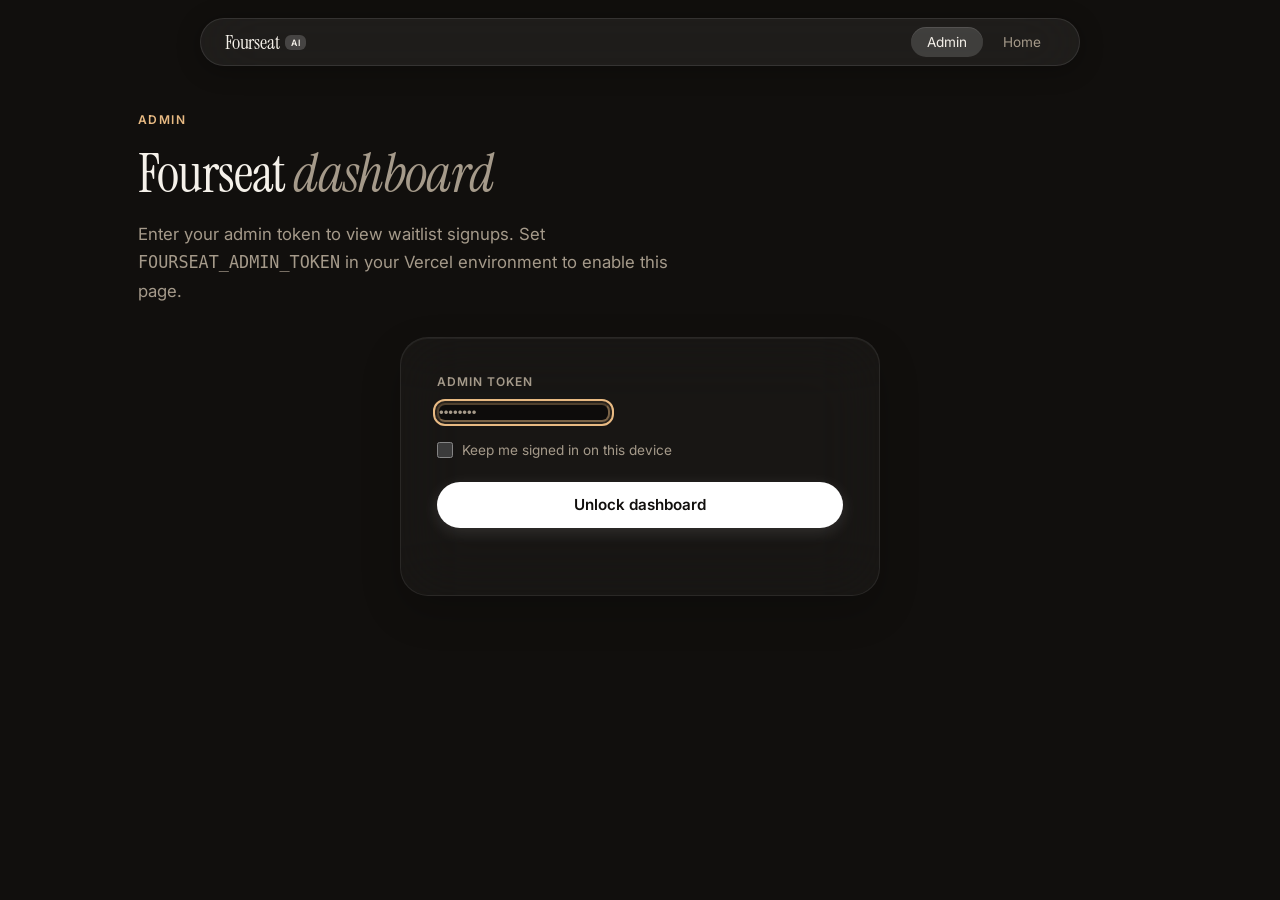
<file: frontend/admin.html>
<!DOCTYPE html>
<html lang="en">
<head>
<meta charset="UTF-8"/>
<meta name="viewport" content="width=device-width, initial-scale=1, viewport-fit=cover"/>
<meta name="theme-color" content="#110f0d"/>
<meta name="color-scheme" content="dark"/>
<meta name="robots" content="noindex,nofollow"/>
<title>Fourseat · Admin</title>
<link rel="preconnect" href="https://fonts.googleapis.com"/>
<link rel="preconnect" href="https://fonts.gstatic.com" crossorigin/>
<link href="https://fonts.googleapis.com/css2?family=Instrument+Serif:ital@0;1&family=Inter:wght@300;400;500;600&display=swap" rel="stylesheet"/>
<link rel="stylesheet" href="/frontend/styles.css"/>
<link rel="icon" type="image/png" sizes="32x32" href="/frontend/favicon-32.png"/>
<style>
  .admin-wrap{max-width:1100px;margin:0 auto;padding:7rem 3rem 4rem}
  .admin-stat{display:flex;align-items:flex-end;gap:1rem;margin-top:.5rem}
  .admin-count{font-family:'Instrument Serif',serif;font-size:5.5rem;line-height:1;letter-spacing:-.03em;color:var(--fg)}
  .admin-count-lbl{font-size:.95rem;color:var(--muted);padding-bottom:.7rem}
  .admin-meta{display:flex;gap:1rem;flex-wrap:wrap;margin-top:1.5rem;font-size:.82rem;color:var(--muted)}
  .admin-meta span{display:inline-flex;align-items:center;gap:.4rem;padding:.35rem .75rem;border:1px solid rgba(255,255,255,.08);border-radius:999px;background:rgba(255,255,255,.03)}
  .admin-dot{width:8px;height:8px;border-radius:50%;background:#4ade80}
  .admin-dot.off{background:#f87171}
  .admin-toolbar{display:flex;gap:.75rem;flex-wrap:wrap;margin-top:2rem;margin-bottom:1.5rem}
  .admin-table{width:100%;border-collapse:separate;border-spacing:0;background:rgba(255,255,255,.02);border:1px solid rgba(255,255,255,.06);border-radius:16px;overflow:hidden}
  .admin-table th,.admin-table td{padding:.85rem 1rem;text-align:left;font-size:.9rem;border-bottom:1px solid rgba(255,255,255,.05);vertical-align:top}
  .admin-table th{font-size:.72rem;font-weight:600;letter-spacing:.08em;text-transform:uppercase;color:var(--muted);background:rgba(0,0,0,.15)}
  .admin-table tr:last-child td{border-bottom:none}
  .admin-table td.email a{color:#e8ba83;text-decoration:none}
  .admin-table td.email a:hover{text-decoration:underline}
  .admin-empty{padding:2rem;text-align:center;color:var(--muted)}
  .admin-login{max-width:480px;margin:0 auto}
  @media (max-width:768px){
    .admin-wrap{padding:6rem 1.25rem 3rem}
    .admin-count{font-size:3.75rem}
    .admin-table{display:block;overflow-x:auto;white-space:nowrap}
  }
</style>
</head>
<body>

<nav aria-label="Primary">
  <a class="nav-logo" href="/" aria-label="Fourseat home" style="text-decoration:none">Fourseat <sup>AI</sup></a>
  <div class="nav-links" id="nav-links">
    <a class="nav-link active" href="/admin">Admin</a>
    <a class="nav-link" href="/">Home</a>
  </div>
  <button type="button" class="nav-cta" id="signout-btn" style="display:none">Sign out</button>
</nav>

<main class="admin-wrap">

  <!-- LOGIN -->
  <section id="login-view">
    <div class="section-label">Admin</div>
    <h1 class="section-title" style="margin-bottom:1rem">Fourseat <em>dashboard</em></h1>
    <p class="section-sub" style="margin-bottom:2rem">Enter your admin token to view waitlist signups. Set <code>FOURSEAT_ADMIN_TOKEN</code> in your Vercel environment to enable this page.</p>
    <form class="glass-card admin-login" id="login-form" novalidate>
      <div class="input-group">
        <label class="input-label" for="token">Admin token</label>
        <input type="password" id="token" name="token" autocomplete="current-password" placeholder="••••••••" required/>
      </div>
      <div class="input-group" style="margin-bottom:0">
        <label style="display:inline-flex;align-items:center;gap:.55rem;font-size:.85rem;color:var(--muted);cursor:pointer">
          <input type="checkbox" id="remember" style="width:16px;height:16px;accent-color:#e8ba83"/>
          Keep me signed in on this device
        </label>
      </div>
      <button type="submit" class="btn-primary" id="login-btn" style="margin-top:1.25rem;width:100%;justify-content:center">Unlock dashboard</button>
      <div id="login-err" style="margin-top:1rem;font-size:.85rem;color:#f87171;min-height:1.1em"></div>
    </form>
  </section>

  <!-- DASHBOARD -->
  <section id="dash-view" style="display:none">
    <div class="section-label">Waitlist</div>
    <div class="admin-stat">
      <div class="admin-count" id="stat-count">-</div>
      <div class="admin-count-lbl" id="stat-lbl">signups</div>
    </div>
    <div class="admin-meta" id="stat-meta"></div>

    <div class="admin-toolbar">
      <button type="button" class="btn-hero-secondary" id="refresh-btn">Refresh</button>
      <a href="#" class="btn-hero-secondary" id="csv-btn" download>Download CSV</a>
      <button type="button" class="btn-hero-secondary" id="copy-btn">Copy all emails</button>
    </div>

    <table class="admin-table" role="table" aria-label="Waitlist signups">
      <thead><tr>
        <th style="width:180px">When</th>
        <th style="width:32%">Email</th>
        <th style="width:26%">Name</th>
        <th>Company</th>
      </tr></thead>
      <tbody id="rows"></tbody>
    </table>
    <div id="empty" class="admin-empty" style="display:none">No signups yet. When someone joins, they'll appear here.</div>
  </section>

</main>

<div class="toast" id="toast" role="status" aria-live="polite"></div>

<script src="/frontend/admin.js" defer></script>
</body>
</html>
</file>
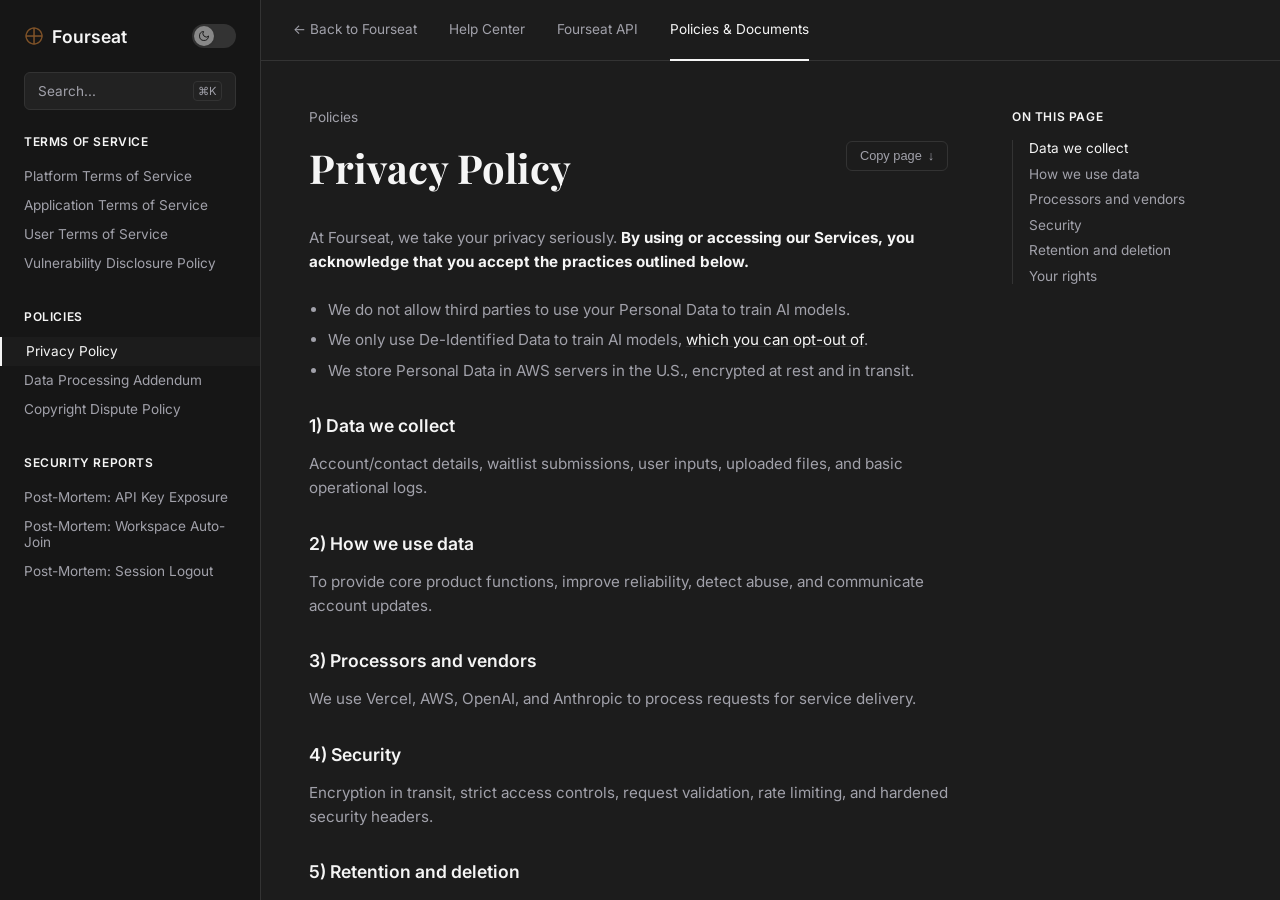
<file: frontend/help.html>
<!DOCTYPE html>
<html lang="en">
<head>
  <meta charset="UTF-8">
  <title>Fourseat Help Center</title>
  <meta name="viewport" content="width=device-width, initial-scale=1.0">
  <link href="https://fonts.googleapis.com/css2?family=Inter:wght@400;500;600&family=Playfair+Display:ital,wght@0,400;0,600;1,400&display=swap" rel="stylesheet">
  <style>
    :root {
      --bg: #1c1c1c;
      --sidebar: #161616;
      --fg: #f5f5f5;
      --muted: #a1a1aa;
      --border: #333333;
      --accent: #d4a373;
      --toggle-bg: #333;
      --toggle-dot: #888;
      --search-bg: #222;
    }
    
    body[data-theme='light'] {
      --bg: #ffffff;
      --sidebar: #fcfcfc;
      --fg: #111111;
      --muted: #6b7280;
      --border: #e5e7eb;
      --accent: #b77242;
      --toggle-bg: #e5e7eb;
      --toggle-dot: #ffffff;
      --search-bg: #ffffff;
    }
    
    body {
      margin: 0; padding: 0;
      background: var(--bg); color: var(--fg);
      font-family: 'Inter', sans-serif;
      display: flex; height: 100vh; overflow: hidden;
      transition: background 0.3s, color 0.3s;
    }
    a { color: var(--muted); text-decoration: none; cursor: pointer; }
    a:hover { color: var(--fg); }
    
    /* Left Sidebar */
    .sidebar {
      width: 260px; min-width: 260px;
      background: var(--sidebar);
      border-right: 1px solid var(--border);
      display: flex; flex-direction: column;
      height: 100%; overflow-y: auto;
      transition: background 0.3s, border-color 0.3s;
    }
    .sidebar-header {
      padding: 1.5rem;
      display: flex; align-items: center; justify-content: space-between;
    }
    .logo { font-weight: 600; font-size: 1.1rem; color: var(--fg); display:flex; align-items:center; gap:8px;}
    .logo img { height: 20px; }
    
    /* Theme Toggle */
    .theme-toggle {
      width: 44px; height: 24px; background: var(--toggle-bg);
      border-radius: 12px; position: relative; cursor: pointer;
      display: flex; align-items: center; padding: 2px; box-sizing: border-box;
      transition: background 0.3s;
    }
    .theme-dot {
      width: 20px; height: 20px; background: var(--toggle-dot);
      border-radius: 50%; position: absolute; top: 2px; left: 2px;
      transition: transform 0.3s cubic-bezier(0.4, 0.0, 0.2, 1);
      display: flex; align-items: center; justify-content: center;
      box-shadow: 0 1px 3px rgba(0,0,0,0.1);
    }
    body[data-theme='light'] .theme-dot {
      transform: translateX(20px);
    }
    .theme-icon { width: 12px; height: 12px; stroke: var(--bg); stroke-width: 2; fill: none; stroke-linecap: round; stroke-linejoin: round; }
    
    .search-box {
      margin: 0 1.5rem 1.5rem;
      background: var(--search-bg); border: 1px solid var(--border);
      border-radius: 6px; padding: 0.5rem 0.8rem;
      color: var(--muted); font-size: 0.85rem;
      display: flex; align-items: center; justify-content: space-between;
      transition: background 0.3s, border-color 0.3s;
    }
    .nav-section { margin-bottom: 2rem; }
    .nav-title {
      font-size: 0.75rem; text-transform: uppercase; letter-spacing: 0.05em;
      color: var(--fg); padding: 0 1.5rem; margin-bottom: 0.8rem; font-weight: 600;
    }
    .nav-link {
      display: block; padding: 0.4rem 1.5rem; font-size: 0.85rem;
      color: var(--muted); transition: all 0.2s;
    }
    .nav-link:hover { color: var(--fg); }
    .nav-link.active { color: var(--fg); border-left: 2px solid var(--fg); background: rgba(128,128,128,0.05); }
    
    /* Main Content */
    .main-wrap {
      flex: 1; display: flex; flex-direction: column; height: 100%; overflow-y: auto;
    }
    .top-nav {
      height: 60px; border-bottom: 1px solid var(--border);
      display: flex; align-items: center; padding: 0 2rem; gap: 2rem;
      flex-shrink: 0; transition: border-color 0.3s;
    }
    .top-link {
      font-size: 0.85rem; color: var(--muted); height: 100%;
      display: flex; align-items: center; border-bottom: 2px solid transparent;
    }
    .top-link.active { color: var(--fg); border-bottom-color: var(--fg); }
    
    .content-area {
      display: flex; padding: 3rem; max-width: 1200px; margin: 0 auto; width: 100%; box-sizing: border-box;
    }
    .content-main { flex: 1; max-width: 700px; }
    
    .breadcrumb { font-size: 0.85rem; color: var(--muted); margin-bottom: 1rem; }
    .page-title { font-family: 'Playfair Display', serif; font-size: 2.5rem; margin: 0 0 2rem; color: var(--fg); }
    
    .prose p { color: var(--muted); line-height: 1.6; font-size: 0.95rem; margin-bottom: 1.5rem; }
    .prose h3 { color: var(--fg); font-size: 1.1rem; margin: 2rem 0 1rem; font-weight: 600;}
    .prose h4 { color: var(--fg); font-size: 1rem; margin: 1.5rem 0 0.5rem; font-weight: 600;}
    .prose strong { color: var(--fg); }
    .prose ul { padding-left: 1.2rem; margin-bottom: 1.5rem; }
    .prose li { color: var(--muted); margin-bottom: 0.5rem; line-height: 1.5; font-size: 0.95rem; }
    .prose a { color: var(--fg); text-decoration: underline; text-decoration-color: var(--border); }
    .prose a:hover { text-decoration-color: var(--fg); }
    
    /* Right TOC */
    .toc { width: 220px; margin-left: 4rem; position: sticky; top: 3rem; height: fit-content; }
    .toc-title { font-size: 0.75rem; text-transform: uppercase; letter-spacing: 0.05em; color: var(--fg); margin-bottom: 1rem; font-weight: 600; }
    .toc-inner { border-left: 1px solid var(--border); padding-left: 1rem; transition: border-color 0.3s; }
    .toc-link { display: block; font-size: 0.85rem; color: var(--muted); margin-bottom: 0.6rem; }
    .toc-link:hover { color: var(--fg); }
    
    .copy-btn {
      float: right; background: transparent; border: 1px solid var(--border);
      color: var(--muted); padding: 0.4rem 0.8rem; border-radius: 6px; font-size: 0.8rem;
      cursor: pointer; display: flex; align-items: center; gap: 6px;
      transition: background 0.2s, border-color 0.3s;
    }
    .copy-btn:hover { background: rgba(128,128,128,0.1); color: var(--fg); }
    
    @media (max-width: 900px) {
      .toc { display: none; }
      .content-area { padding: 2rem 1.5rem; }
    }
    @media (max-width: 768px) {
      .sidebar { display: none; }
      .top-nav { padding: 0 1.5rem; }
    }
  </style>
</head>
<body data-theme="dark">

  <!-- Left Sidebar -->
  <aside class="sidebar">
    <div class="sidebar-header">
      <div class="logo">
        <img src="/frontend/logo-circle.png" alt="Fourseat"> Fourseat
      </div>
      <!-- Theme Toggle -->
      <div class="theme-toggle" id="theme-toggle" aria-label="Toggle Theme">
        <div class="theme-dot" id="theme-dot">
          <svg class="theme-icon moon-icon" viewBox="0 0 24 24"><path d="M21 12.79A9 9 0 1 1 11.21 3 7 7 0 0 0 21 12.79z"></path></svg>
        </div>
      </div>
    </div>
    
    <div class="search-box">
      <span>Search...</span>
      <span style="border:1px solid var(--border); padding:2px 4px; border-radius:4px; font-size:0.7rem;">⌘K</span>
    </div>
    
    <div class="nav-section">
      <div class="nav-title">Terms of Service</div>
      <a class="nav-link" data-page="platform-tos">Platform Terms of Service</a>
      <a class="nav-link" data-page="app-tos">Application Terms of Service</a>
      <a class="nav-link" data-page="user-tos">User Terms of Service</a>
      <a class="nav-link" data-page="vdp">Vulnerability Disclosure Policy</a>
    </div>
    
    <div class="nav-section">
      <div class="nav-title">Policies</div>
      <a class="nav-link active" data-page="privacy">Privacy Policy</a>
      <a class="nav-link" data-page="dpa">Data Processing Addendum</a>
      <a class="nav-link" data-page="copyright">Copyright Dispute Policy</a>
    </div>
    
    <div class="nav-section">
      <div class="nav-title">Security Reports</div>
      <a class="nav-link" data-page="pm-api">Post-Mortem: API Key Exposure</a>
      <a class="nav-link" data-page="pm-workspace">Post-Mortem: Workspace Auto-Join</a>
      <a class="nav-link" data-page="pm-logout">Post-Mortem: Session Logout</a>
    </div>
  </aside>

  <!-- Main Content -->
  <div class="main-wrap">
    <header class="top-nav">
      <a href="/" class="top-link">← Back to Fourseat</a>
      <a class="top-link" data-tab="help-center">Help Center</a>
      <a class="top-link" data-tab="api">Fourseat API</a>
      <a class="top-link active" data-tab="policies">Policies &amp; Documents</a>
    </header>
    
    <div class="content-area">
      <main class="content-main">
        <div class="breadcrumb" id="bc">Policies</div>
        
        <button class="copy-btn" id="copy-btn">Copy page <span>↓</span></button>
        <h1 class="page-title" id="p-title">Privacy Policy</h1>
        
        <div class="prose" id="p-content">
          <!-- Content injected here -->
        </div>
      </main>
      
      <aside class="toc">
        <div class="toc-title">On this page</div>
        <div class="toc-inner" id="toc-list">
          <!-- TOC injected here -->
        </div>
      </aside>
    </div>
  </div>

  <script src="/frontend/help.js" defer></script>
</body>
</html>
</file>
<file: frontend/styles.css>
/* ─── DESIGN TOKENS ───────────────────────────────────────────────────────── */
:root{
  --fg:#f5f1ea;
  --muted:#a59a8a;
  --dim:#6b6459;
  --line:rgba(255,255,255,.08);
  --line-2:rgba(255,255,255,.14);
  --accent:#e8a87c;
  --accent-2:#e8ba83;
  --card-tint:rgba(255,255,255,.03);
  --card-tint-strong:rgba(255,255,255,.06);
  --p0:#e87c7c;--p1:#e8a87c;--p2:#e8d27c;--p3:#7ccea8;--good:#7ccea8;
}
body[data-theme='light']{
  --fg:#1f1a14;
  --muted:#6b5b41;
  --dim:#8a7a5e;
  --line:rgba(35,26,16,.14);
  --line-2:rgba(35,26,16,.22);
  --accent:#9c5c2a;
  --accent-2:#b06b35;
  --card-tint:rgba(214,184,138,.32);
  --card-tint-strong:rgba(195,159,108,.42);
  --p0:#a83a22;--p1:#9c5c2a;--p2:#876b1f;--p3:#3f7a55;--good:#3f7a55;
}

/* ─── BASE ────────────────────────────────────────────────────────────────── */
*,*::before,*::after{box-sizing:border-box;margin:0;padding:0}
html{scroll-behavior:smooth;font-size:16px;-webkit-text-size-adjust:100%}
body{
  font-family:'Inter',system-ui,-apple-system,Segoe UI,sans-serif;
  background:#110f0d;
  color:var(--fg);
  -webkit-font-smoothing:antialiased;
  -moz-osx-font-smoothing:grayscale;
  overflow-x:hidden;
  min-height:100vh;
  text-rendering:optimizeLegibility;
}
img,svg{display:block;max-width:100%}
button{font-family:inherit}
a{text-decoration:none;color:inherit}
a:hover,a:focus,a:active,a:visited{text-decoration:none}
:focus-visible{outline:2px solid #e8ba83;outline-offset:2px;border-radius:8px}
.sr-only{position:absolute;width:1px;height:1px;padding:0;margin:-1px;overflow:hidden;clip:rect(0,0,0,0);white-space:nowrap;border:0}

/* ─── SCROLL REVEAL ───────────────────────────────────────────────────────── */
.reveal{opacity:0;transform:translateY(28px);transition:opacity .8s cubic-bezier(.16,1,.3,1),transform .8s cubic-bezier(.16,1,.3,1)}
.reveal.active{opacity:1;transform:translateY(0)}
@media (prefers-reduced-motion:reduce){
  .reveal,.reveal.active{transition:none;opacity:1;transform:none}
  *,*::before,*::after{animation-duration:0.001ms !important;transition-duration:0.001ms !important}
}

/* ─── NAV ─────────────────────────────────────────────────────────────────── */
nav{
  position:fixed;top:18px;left:50%;transform:translateX(-50%);
  z-index:300;
  display:flex;align-items:center;gap:0;
  background:rgba(255,255,255,.06);
  backdrop-filter:blur(32px);
  -webkit-backdrop-filter:blur(32px);
  border:1px solid rgba(255,255,255,.1);
  border-radius:999px;
  padding:6px 6px 6px 24px;
  width:min(880px,calc(100vw - 24px));
  box-shadow:0 4px 24px rgba(0,0,0,.3);
}
.nav-logo{
  font-family:'Instrument Serif',serif;
  font-size:1.25rem;
  color:var(--fg);
  margin-right:auto;
  letter-spacing:-.01em;
  display:inline-flex;align-items:center;gap:6px;
  background:none;border:none;cursor:pointer;padding:.25rem 0;
}
.brand-mark{
  width:30px;
  height:30px;
  border-radius:50%;
  flex-shrink:0;
  background:
    transparent
    url(/frontend/logo-circle.png)
    50% 50%/100% 100%
    no-repeat;
  filter:drop-shadow(0 4px 10px rgba(160,90,40,.18));
  animation: spinBrand 15s linear infinite;
}
@keyframes spinBrand {
  100% { transform: rotate(360deg); }
}
@keyframes spinBrandFast {
  100% { transform: scale(1.1) rotate(360deg); }
}
.nav-logo:hover .brand-mark{animation: spinBrandFast 2s linear infinite;}
.brand-word{
  font-family:'Instrument Serif',serif;
  font-size:2rem;
  line-height:1;
  letter-spacing:.01em;
  color:#bb7b45;
  text-transform:lowercase;
}
.nav-logo sup{
  font-family:'Inter',sans-serif;
  font-size:.55rem;font-weight:600;
  background:rgba(255,255,255,.18);
  border-radius:6px;padding:2px 6px;
  letter-spacing:.06em;color:var(--fg);
}
.nav-links{display:flex;align-items:center;gap:4px;margin:0 1rem}
.theme-toggle{
  display:inline-flex;align-items:center;gap:.45rem;
  padding:.45rem .75rem;
  border:1px solid rgba(255,255,255,.12);
  border-radius:999px;
  background:rgba(255,255,255,.05);
  color:var(--fg);
  font-size:.78rem;
  cursor:pointer;
  transition:background .25s ease,border-color .25s ease,transform .25s ease;
  margin-right:.45rem;
}
.theme-toggle:hover{background:rgba(255,255,255,.1);border-color:var(--muted);transform:translateY(-1px)}
.theme-toggle-icon{
  width:16px;height:16px;display:inline-flex;align-items:center;justify-content:center;
}
.theme-icon{
  width:15px;height:15px;stroke:currentColor;stroke-width:2;fill:none;stroke-linecap:round;stroke-linejoin:round;
}
.theme-icon-sun{display:none}
.theme-icon-moon{display:block}
.theme-toggle[data-theme='light'] .theme-icon-sun{display:block}
.theme-toggle[data-theme='light'] .theme-icon-moon{display:none}
.theme-toggle-label{display:none !important;}
.nav-link{
  padding:.45rem 1rem;
  font-size:.85rem;font-weight:400;
  color:var(--muted);
  border:none;background:none;
  border-radius:999px;
  cursor:pointer;
  transition:color .25s ease,background .25s ease;
  white-space:nowrap;
  text-decoration:none;
}
a.nav-logo,a.nav-cta{text-decoration:none}
.nav-link:hover{color:var(--fg);background:rgba(255,255,255,.1)}
.nav-link.active{color:var(--fg);background:rgba(255,255,255,.15);box-shadow:inset 0 1px 0 rgba(255,255,255,.1)}
.nav-cta{
  display:inline-flex;align-items:center;
  padding:.55rem 1.2rem;
  background:#fff;
  color:#110f0d;
  border-radius:999px;
  font-size:.85rem;font-weight:600;
  border:none;cursor:pointer;
  transition:transform .25s ease,box-shadow .25s ease,background .25s ease;
  white-space:nowrap;
  box-shadow:0 2px 12px rgba(255,255,255,.18);
}
.nav-cta:hover{background:#f0ebe1;transform:translateY(-1px);box-shadow:0 4px 16px rgba(255,255,255,.28)}
.nav-toggle{
  display:none;
  width:38px;height:38px;
  border:none;background:rgba(255,255,255,.08);
  border-radius:999px;cursor:pointer;
  align-items:center;justify-content:center;
  color:var(--fg);
}
.nav-toggle svg{width:18px;height:18px;stroke:currentColor;stroke-width:2;fill:none;stroke-linecap:round}
.nav-toggle .icon-close{display:none}
nav.open .nav-toggle .icon-open{display:none}
nav.open .nav-toggle .icon-close{display:block}

/* ─── PAGES ───────────────────────────────────────────────────────────────── */
.page{display:none}
.page.active{display:block;animation:fadeIn .4s ease-out}
@keyframes fadeIn{from{opacity:0}to{opacity:1}}

/* ─── HERO ────────────────────────────────────────────────────────────────── */
.hero{
  position:relative;
  min-height:100vh;
  display:flex;align-items:center;
  overflow:hidden;
  padding-top:96px;padding-bottom:48px;
}
.hero-bg{
  position:absolute;inset:0;
  background:
    radial-gradient(ellipse 60% 80% at 75% 45%,rgba(180,110,40,.3) 0%,transparent 60%),
    radial-gradient(ellipse 50% 60% at 20% 60%,rgba(90,50,20,.4) 0%,transparent 60%),
    linear-gradient(160deg,#1c1814 0%,#110f0d 40%,#080706 100%);
  z-index:0;
}
.hero-bg::before{
  content:'';position:absolute;
  width:500px;height:500px;
  right:25%;top:5%;
  background:rgba(215,135,50,.18);
  border-radius:50%;
  filter:blur(110px);
  animation:float 12s infinite ease-in-out alternate;
}
.hero-bg::after{
  content:'';position:absolute;
  width:400px;height:600px;
  right:5%;top:15%;
  background:rgba(140,70,25,.18);
  border-radius:50%;
  filter:blur(80px);
  animation:float 15s infinite ease-in-out alternate-reverse;
}
.hero-grid{
  position:absolute;inset:0;
  background-image:
    linear-gradient(rgba(255,255,255,.035) 1px,transparent 1px),
    linear-gradient(90deg,rgba(255,255,255,.035) 1px,transparent 1px);
  background-size:48px 48px,48px 48px;
  mask-image:radial-gradient(ellipse 80% 70% at 50% 40%,#000 30%,transparent 75%);
  -webkit-mask-image:radial-gradient(ellipse 80% 70% at 50% 40%,#000 30%,transparent 75%);
  pointer-events:none;
}
@keyframes float{0%{transform:translateY(0) scale(1)}100%{transform:translateY(-40px) scale(1.05)}}
.hero-content{
  position:relative;z-index:10;
  width:100%;
  max-width:1150px;
  margin:0 auto;
  padding:0 3rem;
  display:grid;
  grid-template-columns:1fr auto;
  align-items:center;
  gap:5rem;
}
.hero-badge{
  display:inline-flex;align-items:center;gap:8px;
  font-size:.8rem;color:var(--fg);
  margin-bottom:1.75rem;
  background:rgba(255,255,255,.06);
  border:1px solid rgba(255,255,255,.1);
  padding:.4rem 1.1rem;
  border-radius:999px;
  backdrop-filter:blur(12px);
}
.hero-badge svg{width:14px;height:14px;color:#e8ba83}
a.hero-badge{
  color:var(--fg);
  transition:background .25s ease,border-color .25s ease,transform .25s ease;
}
a.hero-badge:hover{
  background:rgba(232,186,131,.12);
  border-color:rgba(232,186,131,.4);
  transform:translateY(-1px);
}
.hero-badge-arrow{
  color:#e8ba83;margin-left:.25rem;font-weight:500;
  transition:transform .25s ease;display:inline-block;
}
a.hero-badge:hover .hero-badge-arrow{transform:translateX(2px)}
.hero-title{
  font-family:'Instrument Serif',serif;
  font-size:clamp(2.6rem,6vw,5.5rem);
  font-weight:400;
  line-height:1.04;
  letter-spacing:-.02em;
  color:var(--fg);
  margin-bottom:1.5rem;
}
.hero-title em{font-style:italic;color:var(--muted)}
.hero-sub{
  font-size:clamp(1rem,1.6vw,1.15rem);
  color:var(--muted);
  line-height:1.6;
  margin-bottom:2.4rem;
  max-width:520px;
}
.hero-sub strong{color:var(--fg);font-weight:500}
.cycle-text{
  display:inline-block;
  color:#e8ba83;
  transition:opacity .35s cubic-bezier(.16,1,.3,1),transform .35s cubic-bezier(.16,1,.3,1);
}
.cycle-text.swap-out{opacity:0;transform:translateY(-6px)}

.hero-actions{display:flex;align-items:center;gap:1rem;flex-wrap:wrap}

/* ─── BUTTONS ─────────────────────────────────────────────────────────────── */
.btn-hero-primary,
.btn-primary{
  display:inline-flex;align-items:center;justify-content:center;gap:.6rem;
  padding:.85rem 1.8rem;
  background:#fff;
  color:#110f0d;
  border-radius:999px;
  font-size:.95rem;font-weight:600;
  border:none;cursor:pointer;
  transition:transform .25s ease,box-shadow .25s ease,background .25s ease;
  box-shadow:0 4px 16px rgba(255,255,255,.12);
  text-decoration:none;
  position: relative;
  overflow: hidden;
}
.btn-hero-primary::after,
.btn-primary::after {
  content: '';
  position: absolute;
  top: 0; left: -100%; width: 50%; height: 100%;
  background: linear-gradient(90deg, transparent, rgba(232, 186, 131, 0.6), transparent);
  transform: skewX(-20deg);
  transition: left 0.7s cubic-bezier(0.19, 1, 0.22, 1);
}
.btn-hero-primary:hover::after,
.btn-primary:hover::after {
  left: 150%;
}
.btn-hero-primary:hover,
.btn-primary:hover{background:#f0ebe1;transform:translateY(-3px) scale(1.02);box-shadow:0 12px 28px rgba(255,255,255,.25), 0 0 20px rgba(232,186,131,0.3)}
.btn-primary:disabled{background:rgba(255,255,255,.1);color:var(--muted);cursor:not-allowed;transform:none;box-shadow:none}
.btn-hero-secondary{
  display:inline-flex;align-items:center;justify-content:center;
  padding:.85rem 1.8rem;
  background:rgba(255,255,255,.05);
  color:var(--fg);
  border-radius:999px;
  font-size:.95rem;font-weight:500;
  border:1px solid rgba(255,255,255,.15);
  cursor:pointer;
  transition:background .25s ease,border-color .25s ease,transform .25s ease;
  backdrop-filter:blur(8px);
}
.btn-hero-secondary:hover{background:rgba(255,255,255,.1);border-color:var(--muted)}

/* Hero stats */
.hero-stats{
  list-style:none;display:flex;align-items:center;gap:2rem;
  margin-top:2.5rem;padding-top:1.75rem;
  border-top:1px solid rgba(255,255,255,.08);
  flex-wrap:wrap;
}
.hero-stats li{display:flex;flex-direction:column;gap:.2rem}
.hero-stat-num{font-family:'Instrument Serif',serif;font-size:1.75rem;color:var(--fg);line-height:1;letter-spacing:-.01em}
.hero-stat-lbl{font-size:.78rem;color:var(--muted);letter-spacing:.02em}

/* Floating board snapshot card */
.hero-card{
  background:linear-gradient(180deg,rgba(28,24,20,.65),rgba(20,18,16,.55));
  backdrop-filter:blur(32px);
  -webkit-backdrop-filter:blur(32px);
  border:1px solid rgba(255,255,255,.1);
  border-radius:24px;
  padding:1.5rem;
  width:340px;
  display:flex;flex-direction:column;gap:1.1rem;
  box-shadow:
    0 30px 80px rgba(0,0,0,.5),
    0 0 0 1px rgba(232,186,131,.06),
    inset 0 1px 0 rgba(255,255,255,.08);
  animation:hoverFloat 8s ease-in-out infinite;
  position:relative;overflow:hidden;
}
.hero-card::before{
  content:'';position:absolute;inset:0;
  background:radial-gradient(circle at 15% 0%,rgba(232,186,131,.18),transparent 55%);
  pointer-events:none;
}
@keyframes hoverFloat{0%,100%{transform:translateY(0)}50%{transform:translateY(-10px)}}
.hero-card-head{display:flex;align-items:center;gap:.85rem;position:relative;z-index:1}
.hero-card-title{font-size:.95rem;font-weight:600;color:var(--fg)}
.hero-card-sub{font-size:.72rem;color:var(--muted);letter-spacing:.04em;text-transform:uppercase;margin-top:.15rem}
.hero-orb{
  width:48px;height:48px;
  border-radius:50%;
  background:
    url(/frontend/logo-circle.png) center/100% 100% no-repeat;
  position:relative;flex-shrink:0;
  filter:drop-shadow(0 8px 22px rgba(132,84,35,.42));
  animation:spinOrb 8s linear infinite, orbFloat 4s ease-in-out infinite;
  will-change:transform;
}
@keyframes orbFloat{
  0%,100%{translate:0 0}
  50%{translate:0 -4px}
}
@keyframes spinOrb{to{rotate:360deg}}
@media (prefers-reduced-motion:reduce){
  .hero-orb,.chairman-orb{animation:none}
}

.hero-snapshot{list-style:none;display:flex;flex-direction:column;gap:.55rem;position:relative;z-index:1}
.hero-snapshot li{
  display:grid;grid-template-columns:3px 84px 1fr;gap:.65rem;align-items:center;
  padding:.55rem .7rem;
  background:rgba(255,255,255,.03);
  border:1px solid rgba(255,255,255,.05);
  border-radius:12px;
}
.snap-bar{display:block;width:3px;height:18px;border-radius:2px}
.snap-role{font-size:.72rem;font-weight:600;color:var(--fg);letter-spacing:.02em}
.snap-text{font-size:.78rem;color:var(--muted);line-height:1.35}

.hero-verdict{
  background:rgba(0,0,0,.25);
  border:1px solid rgba(232,186,131,.22);
  border-radius:14px;
  padding:.85rem 1rem;
  position:relative;z-index:1;
}
.hero-verdict-label{font-size:.65rem;font-weight:600;letter-spacing:.12em;text-transform:uppercase;color:#e8ba83;margin-bottom:.3rem}
.hero-verdict-text{font-family:'Instrument Serif',serif;font-size:1.05rem;color:var(--fg);line-height:1.4}
.hero-verdict-meta{margin-top:.55rem}

.hero-card-cta{width:100%;padding:.75rem 1rem;border-radius:14px;font-size:.9rem;box-shadow:none;position:relative;z-index:1}

/* ─── TRUST STRIP ────────────────────────────────────────────────────────── */
.trust-strip{
  position:relative;z-index:5;
  border-top:1px solid rgba(255,255,255,.05);
  border-bottom:1px solid rgba(255,255,255,.05);
  background:rgba(0,0,0,.18);
}
.trust-inner{
  max-width:1150px;margin:0 auto;padding:1.5rem 3rem;
  display:flex;align-items:center;gap:2rem;flex-wrap:wrap;
}
.trust-label{
  font-size:.7rem;font-weight:600;letter-spacing:.14em;text-transform:uppercase;
  color:var(--muted);flex-shrink:0;
}
.trust-items{
  display:flex;align-items:center;gap:1.2rem;flex-wrap:wrap;
  font-size:.85rem;color:var(--muted);
  font-family:'Instrument Serif',serif;font-style:italic;letter-spacing:.01em;
}
.trust-dot{width:4px;height:4px;border-radius:50%;background:rgba(232,186,131,.6)}

/* ─── PREVIEW SECTION ────────────────────────────────────────────────────── */
.preview-section{padding-top:5rem}
.preview-board{margin-top:3rem;display:flex;flex-direction:column;gap:1.25rem}
.preview-question{
  display:flex;align-items:flex-start;gap:1rem;
  padding:1.4rem 1.6rem;
  background:linear-gradient(180deg,rgba(232,186,131,.07),rgba(232,186,131,.02));
  border:1px solid rgba(232,186,131,.18);
  border-radius:18px;
}
.preview-q-label{
  font-size:.7rem;font-weight:600;letter-spacing:.12em;text-transform:uppercase;
  color:#e8ba83;flex-shrink:0;padding-top:.2rem;
}
.preview-q-text{font-family:'Instrument Serif',serif;font-size:1.2rem;color:var(--fg);line-height:1.45}

.preview-grid{
  display:grid;grid-template-columns:repeat(4,1fr);gap:.85rem;
}
.preview-card{
  position:relative;
  background:rgba(255,255,255,.03);
  border:1px solid rgba(255,255,255,.07);
  border-radius:18px;
  padding:1.25rem;
  display:flex;flex-direction:column;gap:.7rem;
  transition:transform .35s ease,background .35s ease;
}
.preview-card:hover{transform:translateY(-3px);background:rgba(255,255,255,.05)}
.preview-bar{position:absolute;top:0;left:0;right:0;height:3px;background:var(--accent,#e8ba83);border-radius:18px 18px 0 0}
.preview-head{display:flex;align-items:center;justify-content:space-between;gap:.5rem}
.preview-role{font-size:.85rem;font-weight:600;color:var(--fg)}
.preview-tag{font-size:.65rem;letter-spacing:.08em;text-transform:uppercase;color:var(--muted)}
.preview-text{font-size:.88rem;color:var(--muted);line-height:1.55}

.preview-chair{
  background:linear-gradient(180deg,rgba(20,18,16,.7),rgba(15,13,11,.6));
  border:1px solid rgba(232,186,131,.28);
  border-radius:24px;
  padding:1.85rem;
  display:flex;flex-direction:column;gap:1.25rem;
  box-shadow:0 12px 40px rgba(0,0,0,.35);
}
.preview-chair-head{display:flex;align-items:center;gap:1rem;flex-wrap:wrap}
.preview-chair-head .chairman-orb{width:42px;height:42px}
.preview-chair-title{font-size:1rem;font-weight:600;color:var(--fg)}
.preview-chair-sub{font-size:.78rem;color:var(--muted)}
.preview-chair-pill{margin-left:auto}
.preview-verdict{font-family:'Instrument Serif',serif;font-size:1.4rem;line-height:1.4;color:var(--fg)}
.preview-cols{display:grid;grid-template-columns:repeat(3,1fr);gap:1rem}
.preview-col{
  background:rgba(255,255,255,.02);
  border:1px solid rgba(255,255,255,.05);
  border-radius:14px;padding:1.1rem;
}
.preview-col-title{font-size:.7rem;font-weight:600;letter-spacing:.1em;text-transform:uppercase;color:var(--muted);margin-bottom:.65rem}
.preview-col ul{list-style:none;display:flex;flex-direction:column;gap:.5rem}
.preview-col li{
  font-size:.85rem;color:var(--muted);line-height:1.5;
  padding-left:1rem;position:relative;
}
.preview-col li::before{content:'→';position:absolute;left:0;color:#e8ba83}
.preview-cta{
  display:flex;align-items:center;justify-content:center;gap:.85rem;flex-wrap:wrap;margin-top:1rem;
}

/* ─── WAITLIST COUNT ─────────────────────────────────────────────────────── */
.waitlist-count{
  display:inline-flex;align-items:center;gap:.55rem;
  margin:0 auto 1.5rem;
  font-size:.8rem;letter-spacing:.04em;color:var(--muted);
  background:rgba(232,186,131,.08);
  border:1px solid rgba(232,186,131,.22);
  padding:.45rem 1rem;border-radius:999px;
  min-height:1em;
}
.waitlist-count strong{color:#e8ba83;font-weight:600}

/* ─── SENTINEL SHOWCASE ──────────────────────────────────────────────────── */
.sentinel-hero{
  position:relative;padding:5.5rem 0 4rem;
  background:
    radial-gradient(ellipse 60% 80% at 85% 20%,rgba(232,186,131,.12) 0%,transparent 55%),
    radial-gradient(ellipse 50% 60% at 10% 80%,rgba(232,124,124,.08) 0%,transparent 55%),
    linear-gradient(180deg,#100e0c 0%,#14110e 100%);
  border-top:1px solid rgba(255,255,255,.05);
  border-bottom:1px solid rgba(255,255,255,.05);
  overflow:hidden;
}
.sentinel-inner{
  max-width:1150px;margin:0 auto;padding:0 3rem;
  display:grid;grid-template-columns:minmax(0,1.05fr) minmax(0,1fr);
  gap:3.5rem;align-items:center;
}
.sentinel-copy{position:relative;z-index:1}
.sentinel-eyebrow{
  display:inline-flex;align-items:center;gap:.55rem;
  font-size:.72rem;font-weight:600;letter-spacing:.14em;text-transform:uppercase;
  color:#e8ba83;
  background:rgba(232,186,131,.1);
  border:1px solid rgba(232,186,131,.28);
  padding:.4rem .9rem;border-radius:999px;
  margin-bottom:1.5rem;
}
.sentinel-pulse{
  width:8px;height:8px;border-radius:50%;background:#e87c7c;
  box-shadow:0 0 0 0 rgba(232,124,124,.7);
  animation:sentinelPulse 1.6s infinite;
}
@keyframes sentinelPulse{
  0%{box-shadow:0 0 0 0 rgba(232,124,124,.7)}
  70%{box-shadow:0 0 0 10px rgba(232,124,124,0)}
  100%{box-shadow:0 0 0 0 rgba(232,124,124,0)}
}
.sentinel-bullets{
  list-style:none;margin-top:1.75rem;display:flex;flex-direction:column;gap:.85rem;
}
.sentinel-bullets li{
  display:flex;align-items:flex-start;gap:.8rem;
  font-size:.95rem;color:var(--muted);line-height:1.55;
}
.sentinel-bullet-dot{
  width:6px;height:6px;border-radius:50%;background:#e8ba83;flex-shrink:0;margin-top:.55rem;
  box-shadow:0 0 12px rgba(232,186,131,.6);
}
.sentinel-preview{
  background:linear-gradient(180deg,rgba(28,24,20,.75),rgba(18,15,13,.75));
  border:1px solid rgba(255,255,255,.1);
  border-radius:22px;padding:1.4rem 1.4rem 1.2rem;
  box-shadow:0 30px 80px rgba(0,0,0,.5),inset 0 1px 0 rgba(255,255,255,.06);
  backdrop-filter:blur(20px);
  -webkit-backdrop-filter:blur(20px);
  position:relative;z-index:1;
}
.sentinel-preview-head{
  display:flex;align-items:center;gap:.9rem;padding-bottom:1rem;
  border-bottom:1px solid rgba(255,255,255,.06);
}
.sentinel-preview-head .hero-orb{width:40px;height:40px}
.sentinel-live{
  margin-left:auto;font-size:.62rem;font-weight:700;letter-spacing:.14em;
  color:#e87c7c;background:rgba(232,124,124,.12);
  border:1px solid rgba(232,124,124,.3);
  padding:.22rem .5rem;border-radius:6px;
}
.sentinel-rows{list-style:none;display:flex;flex-direction:column;gap:.45rem;padding:.9rem 0 0}
.sentinel-row{
  display:grid;grid-template-columns:44px 1fr;gap:.7rem;align-items:center;
  padding:.7rem .85rem;border-radius:12px;
  background:rgba(255,255,255,.02);border:1px solid rgba(255,255,255,.05);
  transition:background .25s ease,transform .25s ease,border-color .25s ease;
}
.sentinel-row:hover{background:rgba(255,255,255,.045);transform:translateX(2px)}
.sentinel-pri{
  font-size:.7rem;font-weight:700;letter-spacing:.06em;
  text-align:center;padding:.25rem 0;border-radius:6px;
}
.sentinel-row.p0 .sentinel-pri{color:#e87c7c;background:rgba(232,124,124,.12);border:1px solid rgba(232,124,124,.28)}
.sentinel-row.p0{border-color:rgba(232,124,124,.22)}
.sentinel-row.p1 .sentinel-pri{color:#e8a87c;background:rgba(232,168,124,.12);border:1px solid rgba(232,168,124,.28)}
.sentinel-row.p2 .sentinel-pri{color:#e8d27c;background:rgba(232,210,124,.1);border:1px solid rgba(232,210,124,.24)}
.sentinel-row.p3 .sentinel-pri{color:#7ccea8;background:rgba(124,206,168,.1);border:1px solid rgba(124,206,168,.24)}
.sentinel-row-subject{font-size:.9rem;color:var(--fg);font-weight:500}
.sentinel-row-meta{font-size:.72rem;color:var(--muted);margin-top:.2rem;letter-spacing:.02em}
.sentinel-verdict{
  margin-top:1rem;padding:.95rem 1rem;border-radius:14px;
  background:linear-gradient(180deg,rgba(232,186,131,.08),rgba(232,186,131,.02));
  border:1px solid rgba(232,186,131,.25);
}
.sentinel-verdict-head{
  display:flex;align-items:center;justify-content:space-between;gap:.75rem;
  font-size:.72rem;font-weight:600;letter-spacing:.06em;
  color:#e8ba83;text-transform:uppercase;margin-bottom:.45rem;
}
.sentinel-verdict-body{
  font-family:'Instrument Serif',serif;font-size:1.02rem;color:var(--fg);line-height:1.45;
}

/* Home-page snapshot style (intentionally distinct from /sentinel page) */
.sentinel-glance{
  background:linear-gradient(180deg,rgba(26,22,19,.7),rgba(18,15,13,.72));
  border:1px solid rgba(232,186,131,.2);
  border-radius:22px;
  padding:1.25rem;
  box-shadow:0 20px 48px rgba(0,0,0,.35), inset 0 1px 0 rgba(255,255,255,.06);
}
.sentinel-glance-top{
  padding-bottom:.8rem;
  border-bottom:1px solid rgba(255,255,255,.08);
  margin-bottom:.9rem;
}
.sentinel-glance-title{font-size:1rem;color:var(--fg);font-weight:600}
.sentinel-glance-sub{
  font-size:.72rem;
  letter-spacing:.08em;
  text-transform:uppercase;
  color:var(--muted);
  margin-top:.25rem;
}
.sentinel-glance-question{
  display:flex;align-items:center;gap:.75rem;flex-wrap:wrap;
  border:1px solid rgba(232,186,131,.2);
  background:linear-gradient(180deg,rgba(232,186,131,.08),rgba(232,186,131,.02));
  border-radius:12px;
  padding:.7rem .8rem;
  margin-bottom:.75rem;
}
.sentinel-glance-q-label{
  font-size:.64rem;font-weight:700;letter-spacing:.11em;text-transform:uppercase;color:#e8ba83;
}
.sentinel-glance-q-text{font-size:.9rem;color:var(--fg)}
.sentinel-glance-grid{display:grid;grid-template-columns:1fr;gap:.6rem}
.sentinel-mini-card{
  border:1px solid rgba(255,255,255,.08);
  background:rgba(255,255,255,.02);
  border-radius:12px;
  padding:.7rem .8rem;
}
.sentinel-mini-role{
  font-size:.65rem;text-transform:uppercase;letter-spacing:.1em;font-weight:700;margin-bottom:.35rem;
}
.sentinel-mini-text{font-size:.85rem;line-height:1.45;color:var(--muted)}
.mini-strategy .sentinel-mini-role{color:#f1b48c}
.mini-finance .sentinel-mini-role{color:#97d8bb}
.mini-ops .sentinel-mini-role{color:#95bff7}
.sentinel-chair-note{
  margin-top:.9rem;
  border:1px solid rgba(232,186,131,.24);
  background:linear-gradient(180deg,rgba(232,186,131,.08),rgba(232,186,131,.02));
  border-radius:12px;
  padding:.75rem .85rem;
}
.sentinel-chair-head{
  display:flex;justify-content:space-between;align-items:center;gap:.65rem;
  font-size:.68rem;text-transform:uppercase;letter-spacing:.1em;font-weight:700;color:#e8ba83;
  margin-bottom:.45rem;
}
.sentinel-chair-text{
  font-size:.86rem;
  line-height:1.45;
  color:var(--fg);
}
@media (max-width:900px){
  .sentinel-inner{grid-template-columns:1fr;gap:2.5rem;padding:0 1.5rem}
  .sentinel-hero{padding:4rem 0 3rem}
}

/* ─── CLOSING CTA ────────────────────────────────────────────────────────── */
.closing-cta{padding-bottom:3rem}
.closing-cta-card{
  position:relative;overflow:hidden;
  max-width:1080px;margin:0 auto;
  padding:4rem 3rem;border-radius:32px;
  background:linear-gradient(180deg,rgba(28,24,20,.85),rgba(15,13,11,.85));
  border:1px solid rgba(232,186,131,.22);
  box-shadow:0 30px 80px rgba(0,0,0,.45);
  text-align:center;
}
.closing-cta-glow{
  position:absolute;inset:-20%;
  background:
    radial-gradient(ellipse 50% 60% at 30% 0%,rgba(232,186,131,.18),transparent 60%),
    radial-gradient(ellipse 60% 60% at 80% 100%,rgba(125,72,23,.25),transparent 60%);
  pointer-events:none;
}
.closing-cta-inner{position:relative;z-index:1;max-width:640px;margin:0 auto;display:flex;flex-direction:column;align-items:center}
.closing-cta-inner .section-label{margin-bottom:.75rem}

/* ─── GENERIC SECTION ────────────────────────────────────────────────────── */
.section{padding:6.5rem 0;position:relative}
.section-inner{max-width:1150px;margin:0 auto;padding:0 3rem}
.section-label{
  font-size:.75rem;font-weight:600;
  letter-spacing:.12em;text-transform:uppercase;
  color:#e8ba83;
  margin-bottom:1.1rem;
}
.section-title{
  font-family:'Instrument Serif',serif;
  font-size:clamp(2rem,4.2vw,3.5rem);
  font-weight:400;
  line-height:1.1;
  letter-spacing:-.02em;
  color:var(--fg);
  margin-bottom:1.1rem;
}
.section-title em{font-style:italic;color:var(--muted)}
.section-sub{
  font-size:clamp(.95rem,1.4vw,1.05rem);
  color:var(--muted);
  max-width:560px;
  line-height:1.7;
}

/* ─── FEATURES GRID ───────────────────────────────────────────────────────── */
.features-grid{
  display:grid;
  grid-template-columns:repeat(auto-fit,minmax(240px,1fr));
  gap:1.25rem;
  margin-top:3rem;
}
.feature-card{
  background:rgba(255,255,255,.03);
  border:1px solid rgba(255,255,255,.08);
  border-radius:24px;
  padding:2.25rem 1.85rem;
  transition:background .35s ease,border-color .35s ease,transform .35s ease,box-shadow .35s ease;
  cursor:pointer;
  backdrop-filter:blur(12px);
  box-shadow:0 4px 20px rgba(0,0,0,.2);
  text-align:left;
  width:100%;
  color:inherit;
  font:inherit;
}
.feature-card:hover{
  background:rgba(255,255,255,.06);
  border-color:var(--muted);
  transform:translateY(-4px);
  box-shadow:0 12px 30px rgba(0,0,0,.3);
}
.feature-icon{
  width:46px;height:46px;
  border-radius:12px;
  background:rgba(255,255,255,.06);
  border:1px solid rgba(255,255,255,.12);
  display:flex;align-items:center;justify-content:center;
  margin-bottom:1.4rem;
  box-shadow:inset 0 1px 0 rgba(255,255,255,.1);
}
.feature-icon svg{width:22px;height:22px;stroke:#e8ba83;stroke-width:1.8;fill:none;stroke-linecap:round;stroke-linejoin:round}
.feature-name{font-size:1.1rem;font-weight:500;color:var(--fg);margin-bottom:.7rem}
.feature-desc{font-size:.92rem;color:var(--muted);line-height:1.6}

/* Feature card acting as a link (for Sentinel) */
a.feature-card{text-decoration:none;display:block}

/* "New" highlight on the Sentinel card */
.feature-card-new{
  position:relative;
  background:linear-gradient(180deg,rgba(232,186,131,.09),rgba(232,186,131,.02));
  border-color:rgba(232,186,131,.25);
}
.feature-card-new:hover{
  background:linear-gradient(180deg,rgba(232,186,131,.14),rgba(232,186,131,.04));
  border-color:rgba(232,186,131,.45);
}
.feature-card-new .feature-icon{
  background:rgba(232,186,131,.12);
  border-color:rgba(232,186,131,.3);
}
.feature-badge{
  position:absolute;top:1.1rem;right:1.1rem;
  font-size:.65rem;font-weight:600;letter-spacing:.12em;text-transform:uppercase;
  color:#110f0d;background:#e8ba83;
  padding:.25rem .55rem;border-radius:999px;
  box-shadow:0 2px 8px rgba(232,186,131,.3);
}

/* "New" badge pill inside nav link */
.nav-link-new{
  display:inline-flex;align-items:center;gap:.45rem;
  text-decoration:none;
}
.nav-link-badge{
  font-size:.58rem;font-weight:600;letter-spacing:.1em;text-transform:uppercase;
  color:#110f0d;background:#e8ba83;
  padding:.12rem .4rem;border-radius:999px;
  line-height:1;
}

/* ─── TESTIMONIALS ────────────────────────────────────────────────────────── */
.testimonials-grid{
  display:grid;
  grid-template-columns:repeat(3,1fr);
  gap:1.25rem;
  margin-top:3rem;
}
.testi-card{
  background:rgba(20,18,16,.4);
  backdrop-filter:blur(24px);
  border:1px solid rgba(255,255,255,.06);
  border-radius:24px;
  padding:2rem;
  transition:background .35s ease,transform .35s ease;
  display:flex;flex-direction:column;justify-content:space-between;
  min-height:230px;
}
.testi-card:hover{background:rgba(255,255,255,.05);transform:translateY(-4px)}
.testi-quote{
  font-size:1.05rem;
  color:var(--fg);
  line-height:1.55;
  margin-bottom:1.75rem;
  font-family:'Instrument Serif',serif;
  font-style:italic;
  letter-spacing:.01em;
}
.testi-author{display:flex;align-items:center;gap:.8rem}
.testi-avatar{
  width:42px;height:42px;border-radius:50%;
  display:flex;align-items:center;justify-content:center;
  font-size:.85rem;font-weight:600;color:var(--fg);
  flex-shrink:0;border:1px solid rgba(255,255,255,.2);
  background-size:cover;background-position:center;
  box-shadow:inset 0 2px 4px rgba(0,0,0,.5);
}
.t-img-1{background-image:radial-gradient(circle at top right,#9fa1a6,#3f434a)}
.t-img-2{background-image:radial-gradient(circle at top right,#d9aca4,#734a41)}
.t-img-3{background-image:radial-gradient(circle at top right,#a0b5a3,#4a5c4c)}
.testi-name{font-size:.9rem;font-weight:500;color:var(--fg)}
.testi-role{font-size:.78rem;color:var(--muted)}

/* ─── PRICING ─────────────────────────────────────────────────────────────── */
.pricing-grid{
  display:grid;
  grid-template-columns:repeat(3,1fr);
  gap:1.25rem;
  margin-top:3rem;
  align-items:stretch;
}
.price-card{
  background:rgba(255,255,255,.03);
  backdrop-filter:blur(24px);
  border:1px solid rgba(255,255,255,.08);
  border-radius:28px;
  padding:2.5rem 2rem;
  transition:background .35s ease,transform .35s ease,box-shadow .35s ease;
  display:flex;flex-direction:column;
}
.price-card:hover{background:rgba(255,255,255,.06);transform:translateY(-6px)}
.price-card.featured{
  background:rgba(20,18,16,.6);
  border-color:rgba(232,186,131,.4);
  box-shadow:0 12px 40px rgba(0,0,0,.4),inset 0 1px 0 rgba(255,255,255,.1);
  position:relative;
}
.price-card.featured::after{
  content:'Most popular';
  position:absolute;top:-12px;left:50%;transform:translateX(-50%);
  font-size:.65rem;font-weight:600;letter-spacing:.12em;text-transform:uppercase;
  color:#110f0d;background:#e8ba83;padding:.35rem .8rem;border-radius:999px;
  white-space:nowrap;
}
.price-tier{font-size:.8rem;font-weight:600;letter-spacing:.1em;text-transform:uppercase;color:#e8ba83;margin-bottom:1rem}
.price-amount{
  font-family:'Instrument Serif',serif;
  font-size:3rem;font-weight:400;
  color:var(--fg);line-height:1;
  margin-bottom:.5rem;letter-spacing:-.02em;
}
.price-amount span{font-family:'Inter',sans-serif;font-size:1rem;color:var(--muted)}
.price-desc{font-size:.9rem;color:var(--muted);margin-bottom:1.75rem;padding-bottom:1.75rem;border-bottom:1px solid rgba(255,255,255,.08);line-height:1.55}
.price-features{list-style:none;display:flex;flex-direction:column;gap:.85rem;margin-bottom:2.25rem;flex-grow:1}
.price-features li{font-size:.9rem;color:var(--muted);display:flex;gap:.8rem;align-items:flex-start}
.price-features li::before{content:'✓';color:#e8ba83;flex-shrink:0}
.btn-price{
  width:100%;padding:.9rem;
  border-radius:999px;
  font-size:.9rem;font-weight:600;
  border:1px solid rgba(255,255,255,.2);
  background:transparent;color:var(--fg);
  cursor:pointer;transition:background .25s ease,border-color .25s ease;
}
.btn-price:hover{background:rgba(255,255,255,.1);border-color:var(--muted)}
.btn-price.featured{background:#fff;color:#110f0d;border-color:var(--fg)}
.btn-price.featured:hover{background:#f0ebe1;box-shadow:0 4px 16px rgba(255,255,255,.2)}

/* ─── GLASS / FORMS ───────────────────────────────────────────────────────── */
.glass-card{
  background:rgba(255,255,255,.03);
  border:1px solid rgba(255,255,255,.08);
  backdrop-filter:blur(32px);
  -webkit-backdrop-filter:blur(32px);
  border-radius:28px;
  padding:2.25rem;
  box-shadow:0 16px 40px rgba(0,0,0,.2),inset 0 1px 0 rgba(255,255,255,.05);
}
.input-label{
  display:block;
  font-size:.75rem;font-weight:600;
  letter-spacing:.08em;text-transform:uppercase;
  color:var(--muted);
  margin-bottom:.7rem;
}
textarea,
input[type=text],
input[type=email],
input[type=number],
select{
  width:100%;
  background:rgba(0,0,0,.2);
  border:1px solid rgba(255,255,255,.1);
  border-radius:14px;
  color:var(--fg);
  font-family:inherit;
  font-size:.95rem;
  padding:.95rem 1.1rem;
  resize:vertical;
  transition:border-color .25s ease,background .25s ease,box-shadow .25s ease;
  outline:none;
}
textarea::placeholder,
input::placeholder{color:var(--muted)}
textarea:focus,
input:focus,
select:focus{border-color:rgba(232,186,131,.5);background:rgba(0,0,0,.4);box-shadow:0 0 0 4px rgba(232,186,131,.08)}
textarea{min-height:120px}
select option{background:#1a1714;color:var(--fg)}
.input-row{display:grid;grid-template-columns:1fr 1fr;gap:1.25rem;margin-bottom:1.25rem}
.input-group{margin-bottom:1.25rem}
.input-group:last-child{margin-bottom:0}

/* ─── BOARDS / DEBATE ─────────────────────────────────────────────────────── */
.board-grid{display:grid;grid-template-columns:1fr 1fr;gap:1.25rem;margin-bottom:2.5rem}
.board-card{
  background:rgba(255,255,255,.02);
  border:1px solid rgba(255,255,255,.06);
  border-radius:24px;
  padding:1.6rem;
  position:relative;overflow:hidden;
  transition:transform .3s ease,background .3s ease;
}
.board-card:hover{transform:translateY(-2px);background:rgba(255,255,255,.04)}
.board-card-bar{position:absolute;top:0;left:0;right:0;height:3px}
.board-card-header{display:flex;align-items:flex-start;justify-content:space-between;margin-bottom:1rem;gap:.5rem}
.member-name{font-size:1.02rem;font-weight:500;color:var(--fg)}
.ai-badge{
  font-size:.68rem;padding:.3rem .75rem;
  border-radius:999px;
  background:rgba(255,255,255,.05);
  border:1px solid rgba(255,255,255,.1);
  color:var(--muted);
  white-space:nowrap;flex-shrink:0;
}
.round-tag{
  font-size:.7rem;font-weight:600;letter-spacing:.08em;
  text-transform:uppercase;color:var(--muted);
  margin-bottom:.85rem;
}
.board-response{font-size:.95rem;color:var(--muted);line-height:1.7}

/* Chairman / Verdict */
.chairman{
  background:rgba(20,18,16,.6);
  border:1px solid rgba(232,186,131,.3);
  border-radius:28px;
  padding:2.25rem;
  margin-top:1.5rem;
  box-shadow:0 10px 40px rgba(0,0,0,.3);
}
.chairman-hdr{display:flex;align-items:center;gap:1rem;margin-bottom:1.75rem}
.chairman-orb{
  width:48px;height:48px;border-radius:50%;
  background:
    url(/frontend/logo-circle.png) center/100% 100% no-repeat;
  filter:drop-shadow(0 6px 16px rgba(132,84,35,.4));
  flex-shrink:0;position:relative;
  animation:spinOrb 8s linear infinite, orbFloat 4s ease-in-out infinite;
  will-change:transform;
}
.chairman-title{font-size:1.15rem;font-weight:600;color:var(--fg)}
.chairman-sub{font-size:.82rem;color:var(--muted)}
.verdict-box{
  background:rgba(0,0,0,.2);
  border:1px solid rgba(255,255,255,.08);
  border-radius:16px;
  padding:1.4rem 1.75rem;
  margin-bottom:2rem;
}
.verdict-text{font-family:'Instrument Serif',serif;font-size:1.4rem;color:var(--fg);line-height:1.4}
.conf-pill{
  display:inline-block;font-family:'Inter',sans-serif;
  font-size:.72rem;font-weight:600;
  padding:.3rem .8rem;border-radius:999px;
  margin-left:.5rem;vertical-align:middle;
}
.conf-high{background:rgba(34,197,94,.1);color:#4ade80;border:1px solid rgba(34,197,94,.2)}
.conf-med{background:rgba(245,158,11,.1);color:#fbbf24;border:1px solid rgba(245,158,11,.2)}
.conf-low{background:rgba(239,68,68,.1);color:#f87171;border:1px solid rgba(239,68,68,.2)}
.ch-grid{display:grid;grid-template-columns:repeat(3,1fr);gap:1.25rem;margin-bottom:.5rem}
.ch-col{background:rgba(255,255,255,.02);border:1px solid rgba(255,255,255,.05);border-radius:16px;padding:1.4rem}
.ch-col-title{font-size:.75rem;font-weight:600;letter-spacing:.1em;text-transform:uppercase;color:var(--muted);margin-bottom:.9rem}
.ch-list{list-style:none;display:flex;flex-direction:column;gap:.7rem}
.ch-list li{font-size:.9rem;color:var(--muted);line-height:1.55;padding-left:1.1rem;position:relative}
.ch-list li::before{content:'→';position:absolute;left:0;color:#e8ba83}

/* ─── LOADING ────────────────────────────────────────────────────────────── */
.loading{display:none;text-align:center;padding:3rem 1rem}
.loading.active{display:block;animation:fadeIn .4s ease}
.spinner{
  width:42px;height:42px;
  border:2px solid rgba(255,255,255,.05);
  border-top-color:#e8ba83;
  border-radius:50%;
  animation:spin 1s linear infinite;
  margin:0 auto 1.4rem;
}
@keyframes spin{to{transform:rotate(360deg)}}
.loading-msg{font-size:1rem;color:var(--muted)}
.loading-steps{margin-top:1.4rem;display:flex;flex-direction:column;gap:.55rem;text-align:left;max-width:540px;margin-left:auto;margin-right:auto}
.step{font-size:.85rem;color:var(--muted);transition:color .35s}
.step.done{color:var(--muted)}
.step.now{color:#e8ba83}

/* ─── MEMORY ──────────────────────────────────────────────────────────────── */
.upload-zone{
  border:2px dashed rgba(255,255,255,.12);
  border-radius:18px;padding:2.5rem 1.5rem;
  text-align:center;cursor:pointer;
  transition:border-color .25s ease,background .25s ease;
  background:rgba(0,0,0,.15);
  margin-bottom:1.25rem;
}
.upload-zone:hover{border-color:rgba(232,186,131,.4);background:rgba(0,0,0,.3)}
.upload-icon{width:36px;height:36px;margin:0 auto 1rem;color:#e8ba83;stroke:#e8ba83;stroke-width:1.5;fill:none}
.doc-item{
  background:rgba(255,255,255,.03);border:1px solid rgba(255,255,255,.08);
  border-radius:16px;padding:1rem 1.25rem;margin-bottom:.7rem;
  display:flex;align-items:flex-start;justify-content:space-between;gap:1rem;
}
.doc-name{font-size:.95rem;font-weight:500;color:var(--fg);margin-bottom:.2rem;word-break:break-word}
.doc-meta{font-size:.78rem;color:var(--muted)}
.memory-answer{
  background:rgba(232,186,131,.05);border:1px solid rgba(232,186,131,.2);
  border-radius:20px;padding:1.75rem;margin-top:1.5rem;
}
.answer-text{font-size:.95rem;line-height:1.7;color:var(--fg)}
.source-chip{
  display:inline-block;font-size:.72rem;padding:.3rem .8rem;
  background:rgba(255,255,255,.05);border:1px solid rgba(255,255,255,.1);
  border-radius:999px;color:var(--muted);margin:.4rem .4rem 0 0;
}
.memory-grid{display:grid;grid-template-columns:1fr 1fr;gap:2rem}

/* ─── BRIEF / METRICS ─────────────────────────────────────────────────────── */
.metric-box{
  background:rgba(0,0,0,.2);border:1px solid rgba(255,255,255,.08);
  border-radius:16px;padding:1.1rem 1.3rem;
}
.metric-lbl-input{
  background:transparent;border:none;font-size:.7rem;font-weight:600;letter-spacing:.08em;
  text-transform:uppercase;color:var(--muted);padding:0;width:100%;margin-bottom:.5rem;
}
.metric-val-input{
  background:transparent;border:none;font-family:'Instrument Serif',serif;
  font-size:1.85rem;color:var(--fg);padding:0;width:100%;
}
.metric-val-input:focus,.metric-lbl-input:focus{outline:none;box-shadow:none}
.metrics-grid{display:grid;grid-template-columns:repeat(3,1fr);gap:1.25rem;margin-bottom:1.5rem}
.deck-done{
  background:rgba(255,255,255,.03);border:1px solid rgba(255,255,255,.1);
  border-radius:24px;padding:2.5rem;text-align:center;margin-top:1.5rem;
}
.deck-done-title{font-family:'Instrument Serif',serif;font-size:1.85rem;color:var(--fg);margin-bottom:.5rem}

/* ─── STATUS BAR ─────────────────────────────────────────────────────────── */
.status-bar{
  display:inline-flex;align-items:center;gap:.55rem;
  font-size:.8rem;color:var(--muted);
  margin-bottom:1.5rem;
}
.status-dot{width:8px;height:8px;border-radius:50%;background:#4ade80;box-shadow:0 0 0 4px rgba(74,222,128,.12)}

/* ─── TOAST ──────────────────────────────────────────────────────────────── */
.toast{
  position:fixed;bottom:1.5rem;right:1.5rem;left:1.5rem;z-index:999;
  margin-left:auto;max-width:min(420px,calc(100vw - 2rem));
  background:rgba(30,26,22,.95);border:1px solid rgba(255,255,255,.15);
  backdrop-filter:blur(24px);border-radius:14px;padding:.95rem 1.3rem;
  font-size:.9rem;color:var(--fg);
  transform:translateY(120%);opacity:0;
  transition:transform .4s cubic-bezier(.16,1,.3,1),opacity .4s;
  box-shadow:0 10px 40px rgba(0,0,0,.4);
}
.toast.show{transform:translateY(0);opacity:1}
.toast.ok{border-color:rgba(74,222,128,.4);color:#4ade80}
.toast.err{border-color:rgba(248,113,113,.4);color:#f87171}

/* ─── FOOTER ─────────────────────────────────────────────────────────────── */
footer{
  border-top:1px solid rgba(255,255,255,.05);
  padding:3rem 3rem 2rem;
  max-width:1150px;margin:5rem auto 0;
  position:relative;
  overflow:hidden;
}
.footer-meta{font-size:.8rem;color:var(--muted)}
.footer-top{
  display:flex;align-items:flex-start;justify-content:space-between;gap:2.5rem;flex-wrap:wrap;
}
.footer-brand-block{max-width:300px;position:relative;z-index:2}
.footer-brand-lockup{display:inline-flex;align-items:center;gap:.5rem}
.footer-brand-lockup .brand-mark{width:22px;height:22px}
.footer-brand-lockup .brand-word{font-size:1.95rem}
.footer-tagline{margin-top:1rem;font-size:1.05rem;color:var(--muted);line-height:1.5}
.footer-columns{
  display:grid;grid-template-columns:repeat(4,minmax(120px,1fr));gap:2.25rem;
  position:relative;z-index:2;
}
.footer-columns h4{
  font-size:.82rem;font-weight:600;letter-spacing:.08em;text-transform:uppercase;
  color:var(--muted);margin-bottom:.95rem;
}
.footer-columns a{
  display:block;
  font-size:.95rem;
  color:var(--muted);
  text-decoration:none;
  margin:0 0 .7rem;
}
.footer-columns a:hover{color:var(--fg)}
.footer-bottom{
  margin-top:2rem;padding-top:1rem;
  border-top:1px solid rgba(255,255,255,.06);
  position:relative;z-index:2;
  display:flex;align-items:center;justify-content:space-between;gap:1rem;flex-wrap:wrap;
}
.footer-social{display:inline-flex;align-items:center;gap:.55rem}
.footer-social a{
  width:22px;height:22px;border-radius:4px;
  border:1px solid rgba(255,255,255,.2);
  display:inline-flex;align-items:center;justify-content:center;
  color:var(--muted);font-size:.72rem;font-weight:600;text-decoration:none;
}
.footer-social a:hover{color:var(--fg);border-color:var(--muted)}
.footer-watermark{
  position:absolute;
  right:0;
  bottom:-18px;
  font-family:'Instrument Serif',serif;
  font-size:10rem;
  line-height:.8;
  letter-spacing:-.02em;
  color:var(--muted);
  pointer-events:none;
}

.legal-card h3{
  margin-top:1.25rem;
  margin-bottom:.45rem;
  font-size:.95rem;
  color:var(--fg);
}
.legal-card p{
  font-size:.95rem;
  color:var(--muted);
  line-height:1.7;
}
.legal-card a{color:#e8ba83}

/* ─── RESPONSIVE ─────────────────────────────────────────────────────────── */
/* Half-screen desktop (roughly 960 to 1200 CSS pixels). Keep the two-column
   hero but trim the card and padding so nothing feels cramped. */
@media (max-width:1200px){
  .hero-content{padding:0 2.25rem;gap:3.25rem}
  .hero-card{width:320px;padding:1.35rem}
  .hero-snapshot li{grid-template-columns:3px 76px 1fr}
  .preview-grid{grid-template-columns:repeat(2,1fr)}
  .preview-cols{grid-template-columns:repeat(3,1fr)}
}

@media (max-width:1080px){
  .hero-title{font-size:clamp(2.4rem,5.5vw,4.2rem)}
  .hero-sub{font-size:1rem;max-width:100%}
  .hero-card{width:300px;padding:1.25rem}
  .preview-q-text{font-size:1.05rem}
  .preview-verdict{font-size:1.25rem}
}

/* Stack hero, collapse to fully single-column content. */
@media (max-width:960px){
  .hero-content{grid-template-columns:1fr;gap:2.25rem;padding:0 1.5rem}
  .hero-card{width:100%;max-width:480px;justify-self:start;animation:none}
  .features-grid{grid-template-columns:repeat(auto-fit,minmax(220px,1fr))}
  .testimonials-grid,
  .pricing-grid,
  .ch-grid{grid-template-columns:1fr 1fr}
  .preview-grid{grid-template-columns:repeat(2,1fr)}
  .preview-cols{grid-template-columns:repeat(3,1fr);gap:.75rem}
  .preview-col{padding:.9rem}
  .pricing-grid{gap:1rem}
  .price-card.featured::after{top:-10px}
  .section-inner{padding:0 1.5rem}
  .section{padding:5rem 0}
  .trust-inner{padding:1.25rem 1.5rem;gap:1.25rem}
  .closing-cta-card{padding:3rem 1.75rem;border-radius:26px}
  footer{padding:2rem 1.5rem;margin-top:3rem}
  .footer-columns{grid-template-columns:1fr 1fr;gap:1.5rem}
}

/* Tablet portrait. Collapse the chair columns so "Action steps" never orphans. */
@media (max-width:860px){
  .preview-cols{grid-template-columns:1fr;gap:.85rem}
}

@media (max-width:768px){
  nav{
    padding:8px 8px 8px 18px;
    width:calc(100vw - 16px);
    top:12px;
    border-radius:24px;
  }
  .nav-logo{font-size:1.15rem}
  .brand-mark{width:26px;height:26px}
  .brand-word{font-size:1.6rem}
  .nav-links{
    position:absolute;top:calc(100% + 10px);left:0;right:0;
    flex-direction:column;align-items:stretch;gap:4px;
    margin:0;padding:.75rem;
    background:rgba(20,18,16,.96);
    backdrop-filter:blur(24px);
    -webkit-backdrop-filter:blur(24px);
    border:1px solid rgba(255,255,255,.1);
    border-radius:20px;
    box-shadow:0 12px 32px rgba(0,0,0,.4);
    transform:translateY(-8px);opacity:0;visibility:hidden;
    transition:transform .25s ease,opacity .25s ease,visibility .25s;
  }
  nav.open .nav-links{transform:translateY(0);opacity:1;visibility:visible}
  .nav-link{padding:.75rem 1rem;text-align:left;font-size:.95rem}
  .nav-cta{padding:.5rem 1rem;font-size:.8rem}
  .theme-toggle{padding:.45rem .65rem;margin-right:.3rem}
  .theme-toggle-label{display:none}
  .nav-toggle{display:inline-flex}

  .hero{padding-top:104px;padding-bottom:32px;min-height:auto}
  .hero-title{font-size:clamp(2.4rem,9vw,3.4rem);line-height:1.05}
  .hero-sub{font-size:1rem;margin-bottom:1.75rem;max-width:none}
  .hero-actions{gap:.75rem;width:100%}
  .btn-hero-primary,.btn-hero-secondary,.btn-primary{
    width:100%;padding:.9rem 1.4rem;font-size:.95rem;
  }

  .features-grid,
  .testimonials-grid,
  .pricing-grid,
  .ch-grid,
  .board-grid,
  .memory-grid,
  .input-row,
  .metrics-grid,
  .preview-grid,
  .preview-cols{grid-template-columns:1fr}
  .hero-stats{gap:1.25rem;padding-top:1.25rem;margin-top:1.75rem}
  .hero-stat-num{font-size:1.4rem}
  .hero-card{padding:1.1rem;border-radius:20px}
  .hero-snapshot li{grid-template-columns:3px 70px 1fr;padding:.5rem .55rem}
  .preview-question{padding:1.1rem 1.25rem}
  .preview-q-text{font-size:1.05rem}
  .preview-chair{padding:1.4rem;border-radius:20px}
  .preview-chair-head .conf-pill{margin-left:0;width:100%;text-align:left}
  .input-row{gap:0;margin-bottom:0}
  .input-row .input-group{margin-bottom:1.25rem}

  .price-card{padding:2rem 1.5rem}
  .price-card.featured{transform:none}
  .price-card.featured:hover{transform:translateY(-4px)}

  .glass-card{padding:1.5rem;border-radius:22px}
  .chairman{padding:1.5rem;border-radius:22px}
  .verdict-box{padding:1.1rem 1.25rem}
  .verdict-text{font-size:1.15rem}
  .conf-pill{display:inline-block;margin:.5rem 0 0 0}

  .footer-top{flex-direction:column;gap:1.5rem}
  .footer-columns{grid-template-columns:1fr 1fr;gap:1.25rem}
  .footer-columns a{font-size:.96rem}
  .footer-bottom{gap:.75rem}
  .footer-watermark{font-size:7rem;bottom:-10px}

  .toast{right:1rem;left:1rem;bottom:1rem;font-size:.85rem}
}

@media (max-width:420px){
  html{font-size:15px}
  .hero{padding-top:96px}
  .hero-title{font-size:clamp(2.1rem,10vw,2.9rem)}
  .section{padding:4rem 0}
  .section-inner{padding:0 1.1rem}
  .glass-card{padding:1.25rem}
  .price-card{padding:1.75rem 1.25rem}
  .feature-card{padding:1.75rem 1.4rem}
  .testi-card{padding:1.5rem;min-height:auto}
  .upload-zone{padding:2rem 1rem}
  .nav-cta{padding:.45rem .85rem}
  .brand-word{font-size:1.35rem}
  .theme-toggle{padding:.4rem .55rem}
  .price-amount{font-size:2.6rem}
  .metric-val-input{font-size:1.6rem}
  .footer-columns{grid-template-columns:1fr}
  .footer-watermark{font-size:5.4rem;right:6px;bottom:-2px}
}

/* ─── LIGHT THEME OVERRIDES ─────────────────────────────────────────────── */
body[data-theme='light']{
  background:
    radial-gradient(1200px 700px at 10% -10%,rgba(223,188,145,.45),transparent 60%),
    radial-gradient(900px 700px at 90% 15%,rgba(197,170,132,.32),transparent 58%),
    linear-gradient(180deg,#f8f4ed 0%,#f3ecdf 45%,#ede2d1 100%);
  color:#211d17;
}
body[data-theme='light']::before{
  content:'';
  position:fixed;
  inset:0;
  pointer-events:none;
  z-index:-1;
  background:
    radial-gradient(900px 500px at 20% 35%,rgba(255,255,255,.35),transparent 70%),
    radial-gradient(1000px 560px at 80% 75%,rgba(212,177,133,.2),transparent 72%);
}
body[data-theme='light'] nav{
  background:rgba(255,255,255,.75);
  border-color:rgba(29,25,21,.12);
  box-shadow:0 4px 24px rgba(17,15,13,.12);
}
body[data-theme='light'] .nav-logo,
body[data-theme='light'] .nav-link,
body[data-theme='light'] .nav-toggle,
body[data-theme='light'] .theme-toggle{
  color:#201c16;
}
body[data-theme='light'] .brand-word{color:#9a6537}
body[data-theme='light'] .theme-toggle{
  background:rgba(31,26,20,.06);
  border-color:rgba(31,26,20,.2);
}
body[data-theme='light'] .nav-link{color:rgba(32,28,22,.75)}
body[data-theme='light'] .nav-link:hover,
body[data-theme='light'] .nav-link.active{background:rgba(26,22,18,.08);color:#15120e}
body[data-theme='light'] .nav-cta{
  background:#201b15;color:#f5f1ea;box-shadow:0 2px 12px rgba(20,17,13,.22);
}
body[data-theme='light'] .nav-cta:hover{background:#352d22}
body[data-theme='light'] .hero-bg{
  background:
    radial-gradient(ellipse 60% 80% at 75% 45%,rgba(228,180,124,.25) 0%,transparent 60%),
    radial-gradient(ellipse 50% 60% at 20% 60%,rgba(211,189,159,.38) 0%,transparent 60%),
    linear-gradient(160deg,#f8f4ed 0%,#f1ebdf 55%,#e8decd 100%);
}
body[data-theme='light'] .hero-grid{
  background-image:
    linear-gradient(rgba(23,20,16,.06) 1px,transparent 1px),
    linear-gradient(90deg,rgba(23,20,16,.06) 1px,transparent 1px);
}
body[data-theme='light'] .hero-title,
body[data-theme='light'] .section-title,
body[data-theme='light'] .preview-q-text,
body[data-theme='light'] .preview-verdict,
body[data-theme='light'] .feature-name,
body[data-theme='light'] .price-amount,
body[data-theme='light'] .testi-name,
body[data-theme='light'] .member-name,
body[data-theme='light'] .chairman-title,
body[data-theme='light'] .deck-done-title,
body[data-theme='light'] .sentinel-row-subject,
body[data-theme='light'] .sentinel-verdict-body,
body[data-theme='light'] .hero-card-title,
body[data-theme='light'] .hero-verdict-text,
body[data-theme='light'] .hero-stat-num,
body[data-theme='light'] .snap-role,
body[data-theme='light'] .preview-role,
body[data-theme='light'] .testi-avatar,
body[data-theme='light'] .section-label{color:#1f1a14}
body[data-theme='light'] .hero-title em,
body[data-theme='light'] .section-title em{color:rgba(31,26,20,.6)}
body[data-theme='light'] .cycle-text{color:#8b5c32}
body[data-theme='light'] .hero-sub,
body[data-theme='light'] .section-sub,
body[data-theme='light'] .feature-desc,
body[data-theme='light'] .price-desc,
body[data-theme='light'] .price-features li,
body[data-theme='light'] .testi-role,
body[data-theme='light'] .testi-quote,
body[data-theme='light'] .board-response,
body[data-theme='light'] .answer-text,
body[data-theme='light'] .preview-text,
body[data-theme='light'] .preview-col li,
body[data-theme='light'] .hero-stat-lbl,
body[data-theme='light'] .snap-text,
body[data-theme='light'] .sentinel-bullets li,
body[data-theme='light'] .sentinel-row-meta,
body[data-theme='light'] .preview-tag,
body[data-theme='light'] .hero-card-sub,
body[data-theme='light'] .chairman-sub,
body[data-theme='light'] .ch-col-title,
body[data-theme='light'] .round-tag,
body[data-theme='light'] .input-label,
body[data-theme='light'] .status-bar,
body[data-theme='light'] .doc-meta,
body[data-theme='light'] .trust-label,
body[data-theme='light'] .trust-items,
body[data-theme='light'] .trust-items span,
body[data-theme='light'] .footer-tagline,
body[data-theme='light'] .footer-meta{color:rgba(31,26,20,.72)}
body[data-theme='light'] .hero-badge{
  color:rgba(31,26,20,.8);
  background:rgba(255,255,255,.78);
}
body[data-theme='light'] .hero-badge-arrow{color:#8b5c32}
body[data-theme='light'] .trust-dot{background:rgba(139,92,50,.55)}
body[data-theme='light'] .testi-avatar{
  border-color:rgba(31,26,20,.2);
  box-shadow:inset 0 2px 4px rgba(255,255,255,.45);
}
body[data-theme='light'] .hero-badge,
body[data-theme='light'] .glass-card,
body[data-theme='light'] .feature-card,
body[data-theme='light'] .price-card,
body[data-theme='light'] .testi-card,
body[data-theme='light'] .preview-card,
body[data-theme='light'] .preview-chair,
body[data-theme='light'] .preview-question,
body[data-theme='light'] .hero-card,
body[data-theme='light'] .sentinel-preview,
body[data-theme='light'] .sentinel-row,
body[data-theme='light'] .sentinel-verdict,
body[data-theme='light'] .memory-answer,
body[data-theme='light'] .board-card,
body[data-theme='light'] .chairman,
body[data-theme='light'] .doc-item,
body[data-theme='light'] .metric-box,
body[data-theme='light'] .deck-done,
body[data-theme='light'] .upload-zone,
body[data-theme='light'] .closing-cta-card,
body[data-theme='light'] .waitlist-count{
  background:rgba(228,206,168,.78);
  border-color:rgba(139,92,50,.24);
  box-shadow:0 8px 24px rgba(86,57,28,.06), inset 0 1px 0 rgba(255,255,255,.35);
  color:#1f1a14;
}
body[data-theme='light'] .waitlist-count strong { color: #b06b35; }
body[data-theme='light'] .sentinel-hero,
body[data-theme='light'] .trust-strip{
  background:rgba(244,234,219,.62);
  border-color:rgba(139,92,50,.14);
}
body[data-theme='light'] .sentinel-glance{
  background:rgba(241,229,212,.9);
  border-color:rgba(139,92,50,.2);
  box-shadow:none;
}
body[data-theme='light'] .sentinel-glance-top{border-bottom-color:rgba(139,92,50,.15)}
body[data-theme='light'] .sentinel-glance-title{color:#2a2117}
body[data-theme='light'] .sentinel-glance-sub{color:rgba(42,33,23,.55)}
body[data-theme='light'] .sentinel-glance-question{
  background:rgba(248,241,231,.92);
  border-color:rgba(139,92,50,.2);
}
body[data-theme='light'] .sentinel-glance-q-text{color:#2a2117}
body[data-theme='light'] .sentinel-mini-card{
  background:rgba(248,241,231,.9);
  border-color:rgba(139,92,50,.18);
}
body[data-theme='light'] .sentinel-mini-text{color:rgba(42,33,23,.8)}
body[data-theme='light'] .sentinel-chair-note{
  background:rgba(248,241,231,.92);
  border-color:rgba(139,92,50,.22);
}
body[data-theme='light'] .sentinel-chair-text{
  color:rgba(42,33,23,.82);
}
body[data-theme='light'] .btn-hero-primary,
body[data-theme='light'] .btn-primary,
body[data-theme='light'] .btn-price.featured{
  background:#1f1a14;color:#f5f1ea;
}
body[data-theme='light'] .btn-hero-primary:hover,
body[data-theme='light'] .btn-primary:hover,
body[data-theme='light'] .btn-price.featured:hover{background:#352d22}
body[data-theme='light'] .btn-hero-secondary,
body[data-theme='light'] .btn-price{
  background:rgba(31,26,20,.05);
  border-color:rgba(31,26,20,.2);
  color:#1f1a14;
}
body[data-theme='light'] textarea,
body[data-theme='light'] input[type=text],
body[data-theme='light'] input[type=email],
body[data-theme='light'] input[type=number],
body[data-theme='light'] select{
  background:rgba(248,241,231,.96);
  border-color:rgba(139,92,50,.2);
  color:#1f1a14;
}
body[data-theme='light'] textarea::placeholder,
body[data-theme='light'] input::placeholder{color:rgba(31,26,20,.4)}
body[data-theme='light'] .footer-columns a,
body[data-theme='light'] .footer-brand{color:rgba(31,26,20,.78)}
body[data-theme='light'] .footer-columns a:hover{color:#1a1610}
body[data-theme='light'] .toast{
  background:rgba(248,241,231,.97);
  color:#1f1a14;
  border-color:rgba(139,92,50,.2);
}
body[data-theme='light'] .section,
body[data-theme='light'] .page,
body[data-theme='light'] footer{background:transparent}
body[data-theme='light'] .footer-social a{
  border-color:rgba(31,26,20,.22);
  color:rgba(31,26,20,.72);
}
body[data-theme='light'] .footer-social a:hover{
  border-color:rgba(31,26,20,.4);
  color:#1a1610;
}
body[data-theme='light'] .footer-watermark{color:rgba(139,92,50,.08)}
body[data-theme='light'] [style*="color:rgba(255,255,255"]{
  color:rgba(31,26,20,.76) !important;
}
body[data-theme='light'] [style*="color:var(--fg)"],
body[data-theme='light'] [style*="color:var(--fg)"]{
  color:#1f1a14 !important;
}

/* ════════════════════════════════════════════════════════════════════════
 * GRANOLA-STYLE HOME PAGE
 * Light, minimal, motion-rich. All sections honor prefers-reduced-motion.
 * ════════════════════════════════════════════════════════════════════════ */

.fs-hero{
  position:relative;
  max-width:1180px;
  margin:0 auto;
  padding:140px 28px 96px;
  display:grid;
  grid-template-columns:minmax(0,1.05fr) minmax(0,1fr);
  gap:5rem;
  align-items:center;
  min-height:80vh;
}
.fs-hero-aura{
  position:absolute;inset:0;pointer-events:none;z-index:0;
  background:
    radial-gradient(900px 520px at 18% 30%,rgba(232,180,124,.32),transparent 60%),
    radial-gradient(700px 460px at 82% 70%,rgba(196,148,98,.22),transparent 60%);
  filter:blur(.5px);
}
.fs-hero-aura::after{
  content:'';position:absolute;inset:-10%;
  background:
    radial-gradient(2px 2px at 22% 18%,rgba(156,92,42,.35) 0,transparent 50%),
    radial-gradient(2px 2px at 78% 26%,rgba(156,92,42,.28) 0,transparent 50%),
    radial-gradient(2px 2px at 36% 78%,rgba(156,92,42,.22) 0,transparent 50%);
  opacity:.6;
  animation:fsDrift 28s linear infinite;
}
@keyframes fsDrift{
  0%{transform:translate3d(0,0,0)}
  50%{transform:translate3d(20px,-12px,0)}
  100%{transform:translate3d(0,0,0)}
}

.fs-hero-inner{position:relative;z-index:1}
.fs-eyebrow{
  display:inline-flex;align-items:center;gap:.55rem;
  font-size:.74rem;font-weight:600;letter-spacing:.16em;text-transform:uppercase;
  color:#9c5c2a;background:rgba(255,250,240,.72);
  border:1px solid rgba(156,92,42,.22);
  padding:.45rem 1rem;border-radius:999px;
  text-decoration:none;
  transition:transform .35s cubic-bezier(.2,.8,.2,1),box-shadow .35s ease;
  backdrop-filter:saturate(1.2);
  margin-bottom:2rem;
}
.fs-eyebrow:hover{transform:translateY(-1px);box-shadow:0 8px 22px rgba(156,92,42,.18)}
.fs-eyebrow-dot{
  width:7px;height:7px;border-radius:50%;background:#9c5c2a;
  box-shadow:0 0 0 0 rgba(156,92,42,.55);
  animation:fsPulse 1.8s infinite;
}
@keyframes fsPulse{
  0%{box-shadow:0 0 0 0 rgba(156,92,42,.55)}
  70%{box-shadow:0 0 0 12px rgba(156,92,42,0)}
  100%{box-shadow:0 0 0 0 rgba(156,92,42,0)}
}
.fs-eyebrow-arrow{transition:transform .3s ease}
.fs-eyebrow:hover .fs-eyebrow-arrow{transform:translateX(3px)}

.fs-headline{
  font-family:'Instrument Serif',serif;
  font-size:clamp(3rem,7vw,5.6rem);
  line-height:1.02;letter-spacing:-.025em;
  color:var(--fg);margin:0 0 1.4rem;
}
.fs-headline em{color:rgba(28,21,12,.48);font-style:italic;font-weight:400}
.fs-line{
  display:block;
  opacity:0;transform:translateY(28px);
  animation:fsLineIn .9s cubic-bezier(.2,.8,.2,1) forwards;
}
.fs-line:nth-child(1){animation-delay:.1s}
.fs-line:nth-child(2){animation-delay:.32s}
@keyframes fsLineIn{
  to{opacity:1;transform:translateY(0)}
}

.fs-sub{
  font-size:clamp(1.15rem,1.6vw,1.4rem);
  color:var(--muted);
  margin:0 0 2.4rem;line-height:1.45;
  opacity:0;transform:translateY(20px);
  animation:fsLineIn .9s .56s cubic-bezier(.2,.8,.2,1) forwards;
}

.fs-cta{
  display:flex;gap:.75rem;flex-wrap:wrap;align-items:center;
  opacity:0;transform:translateY(20px);
  animation:fsLineIn .9s .76s cubic-bezier(.2,.8,.2,1) forwards;
}
.fs-btn{
  display:inline-flex;align-items:center;justify-content:center;gap:.55rem;
  padding:.95rem 1.6rem;font-family:inherit;font-size:.96rem;font-weight:500;
  border-radius:999px;cursor:pointer;text-decoration:none;
  border:1px solid transparent;
  transition:transform .25s cubic-bezier(.2,.8,.2,1),
             box-shadow .25s ease,
             background .25s ease,
             border-color .25s ease;
}
.fs-btn-primary{
  background:#1f1814;color:#fff;
  box-shadow:0 4px 16px rgba(31,24,20,.18),inset 0 1px 0 rgba(255,255,255,.12);
}
.fs-btn-primary:hover{
  transform:translateY(-2px);
  box-shadow:0 12px 28px rgba(31,24,20,.32),inset 0 1px 0 rgba(255,255,255,.18);
}
.fs-btn-primary svg{transition:transform .3s ease}
.fs-btn-primary:hover svg{transform:translateX(4px)}
.fs-btn-ghost{
  background:transparent;color:var(--fg);
  border-color:rgba(31,24,20,.18);
}
.fs-btn-ghost:hover{
  background:rgba(31,24,20,.05);
  border-color:rgba(31,24,20,.32);
  transform:translateY(-1px);
}

/* Hero stage with floating cards */
.fs-hero-stage{
  position:relative;z-index:1;
  height:480px;
  perspective:1200px;
}
.fs-card{
  position:absolute;
  background:rgba(248,238,221,.92);
  border:1px solid rgba(156,92,42,.18);
  border-radius:18px;
  box-shadow:0 24px 60px rgba(86,57,28,.14),inset 0 1px 0 rgba(255,255,255,.5);
  backdrop-filter:saturate(1.15) blur(2px);
  padding:1.1rem 1.2rem;
  opacity:0;
  animation:fsCardIn 1s cubic-bezier(.2,.8,.2,1) forwards,
            fsFloat 6s ease-in-out infinite;
}
@keyframes fsCardIn{
  from{opacity:0;transform:translateY(40px) scale(.95) rotate(var(--r,0deg))}
  to{opacity:1;transform:translateY(0) scale(1) rotate(var(--r,0deg))}
}
@keyframes fsFloat{
  0%,100%{transform:translateY(0) rotate(var(--r,0deg))}
  50%{transform:translateY(-10px) rotate(calc(var(--r,0deg) + .4deg))}
}

.fs-card-1{
  --r:-3deg;
  top:6%;left:0;width:78%;
  animation-delay:.6s,2s;
}
.fs-card-2{
  --r:1.5deg;
  top:38%;left:14%;right:0;
  animation-delay:.8s,2.6s;
}
.fs-card-3{
  --r:-1.5deg;
  bottom:0;left:8%;width:84%;
  animation-delay:1s,3.2s;
}

.fs-card-pill{
  display:inline-flex;align-items:center;
  font-size:.66rem;font-weight:700;letter-spacing:.08em;text-transform:uppercase;
  padding:.22rem .55rem;border-radius:6px;margin-bottom:.5rem;
}
.fs-card-pill-p0{
  background:rgba(168,58,34,.12);color:#a83a22;border:1px solid rgba(168,58,34,.3);
}
.fs-card-pill-conf{
  background:rgba(63,122,85,.12);color:#3f7a55;border:1px solid rgba(63,122,85,.3);
}
.fs-card-headline{font-family:'Instrument Serif',serif;font-size:1.6rem;line-height:1.1;color:var(--fg)}
.fs-card-sub{font-size:.74rem;color:var(--dim);margin-top:.3rem;letter-spacing:.04em}
.fs-card-quote{
  font-family:'Instrument Serif',serif;
  font-size:1.05rem;line-height:1.4;color:var(--fg);
  margin:.2rem 0 .4rem;
}
.fs-card-byline{font-size:.7rem;letter-spacing:.1em;text-transform:uppercase;color:#9c5c2a;font-weight:600}

.fs-card-row{
  display:flex;align-items:center;gap:.55rem;
  padding:.35rem 0;
  border-bottom:1px solid rgba(156,92,42,.1);
}
.fs-card-row:last-child{border-bottom:none}
.fs-dot{width:7px;height:7px;border-radius:50%;flex-shrink:0}
.fs-card-mini{font-size:.78rem;color:var(--muted)}

/* Numbers strip */
.fs-numbers{
  max-width:1080px;margin:0 auto;padding:6rem 28px 6rem;
  display:grid;grid-template-columns:1fr auto 1fr auto 1fr;align-items:center;gap:2rem;
}
.fs-num{text-align:center}
.fs-num-big{
  font-family:'Instrument Serif',serif;
  font-size:clamp(3.6rem,6vw,5.4rem);
  line-height:1;color:var(--fg);letter-spacing:-.02em;
}
.fs-num-label{
  margin-top:.6rem;font-size:.8rem;color:var(--dim);
  letter-spacing:.04em;line-height:1.5;
}
.fs-num-divider{
  width:1px;height:60px;
  background:linear-gradient(to bottom,transparent,rgba(156,92,42,.3),transparent);
}

/* Moments (alternating layout) */
.fs-moment{
  max-width:1180px;margin:0 auto;padding:8rem 28px;
  display:grid;grid-template-columns:minmax(0,.95fr) minmax(0,1fr);
  gap:5rem;align-items:center;
}
.fs-moment-flip{grid-template-columns:minmax(0,1fr) minmax(0,.95fr)}
.fs-moment-flip .fs-moment-text{order:2}
.fs-moment-flip .fs-moment-stage{order:1}

.fs-moment-step{
  font-size:.76rem;font-weight:600;letter-spacing:.18em;text-transform:uppercase;
  color:#9c5c2a;margin-bottom:1.4rem;
}
.fs-moment-title{
  font-family:'Instrument Serif',serif;
  font-size:clamp(2.4rem,4.5vw,3.6rem);
  line-height:1.1;letter-spacing:-.02em;color:var(--fg);margin:0 0 1.4rem;
}
.fs-moment-title em{color:var(--dim);font-style:italic;font-weight:400}
.fs-moment-line{
  font-size:1.05rem;line-height:1.6;color:var(--muted);max-width:480px;margin:0;
}

.fs-moment-stage{
  position:relative;min-height:340px;
  display:flex;align-items:center;justify-content:center;
}

/* Moment 1: connector pill stack */
.fs-pill-stack{
  display:flex;flex-direction:column;gap:.6rem;width:100%;max-width:380px;
}
.fs-conn{
  display:flex;align-items:center;gap:.7rem;
  padding:.8rem 1rem;
  background:rgba(248,238,221,.78);
  border:1px solid rgba(156,92,42,.18);
  border-radius:14px;
  box-shadow:0 8px 22px rgba(86,57,28,.06);
  opacity:0;transform:translateX(-20px);
  transition:opacity .6s cubic-bezier(.2,.8,.2,1),transform .6s cubic-bezier(.2,.8,.2,1);
}
.fs-moment.is-visible .fs-conn{opacity:1;transform:translateX(0)}
.fs-moment.is-visible .fs-conn-1{transition-delay:.1s}
.fs-moment.is-visible .fs-conn-2{transition-delay:.22s}
.fs-moment.is-visible .fs-conn-3{transition-delay:.34s}
.fs-moment.is-visible .fs-conn-4{transition-delay:.46s}
.fs-moment.is-visible .fs-conn-5{transition-delay:.58s}
.fs-conn-dot{
  width:8px;height:8px;border-radius:50%;background:#3f7a55;
  box-shadow:0 0 0 4px rgba(63,122,85,.14);
}
.fs-conn-dot.is-pending{background:rgba(53,42,28,.25);box-shadow:0 0 0 4px rgba(53,42,28,.06)}
.fs-conn-name{font-weight:500;color:var(--fg);font-size:.95rem}
.fs-conn-meta{margin-left:auto;font-size:.74rem;letter-spacing:.06em;text-transform:uppercase;color:var(--dim)}

/* Moment 2: radar */
.fs-radar{
  position:relative;width:340px;height:340px;
}
.fs-radar-ring{
  position:absolute;inset:0;border-radius:50%;
  border:1px solid rgba(156,92,42,.22);
  animation:fsRing 4s ease-out infinite;
  opacity:0;
}
.fs-radar-ring-2{animation-delay:1.3s}
.fs-radar-ring-3{animation-delay:2.6s}
@keyframes fsRing{
  0%{transform:scale(.5);opacity:.6}
  80%{transform:scale(1);opacity:0}
  100%{transform:scale(1);opacity:0}
}
.fs-radar::before{
  content:'';position:absolute;top:50%;left:50%;
  width:14px;height:14px;background:#9c5c2a;border-radius:50%;
  transform:translate(-50%,-50%);
  box-shadow:0 0 0 6px rgba(156,92,42,.18);
}
.fs-radar-blip{
  position:absolute;display:flex;align-items:center;gap:.5rem;
  background:rgba(248,238,221,.94);
  border:1px solid rgba(156,92,42,.22);
  padding:.4rem .7rem;border-radius:999px;
  font-size:.78rem;font-weight:500;color:var(--fg);
  box-shadow:0 6px 18px rgba(86,57,28,.1);
  white-space:nowrap;          /* never wrap pill labels */
  opacity:0;animation:fsBlipIn .6s .4s cubic-bezier(.2,.8,.2,1) forwards;
}
.fs-radar-label{white-space:nowrap}
.fs-radar-blip-1{top:-6%;left:-4%}
.fs-radar-blip-2{bottom:-2%;left:6%;animation-delay:1.1s}
@keyframes fsBlipIn{to{opacity:1}}
.fs-radar-pulse{
  width:8px;height:8px;border-radius:50%;background:#a83a22;
  box-shadow:0 0 0 0 rgba(168,58,34,.55);
  animation:fsPulse 1.6s infinite;
}
.fs-radar-blip-2 .fs-radar-pulse{background:#9c5c2a;box-shadow:0 0 0 0 rgba(156,92,42,.55)}

/* Moment 3: advisor panel */
.fs-panel{
  display:grid;grid-template-columns:1fr 1fr;gap:.7rem;width:100%;max-width:440px;
}
.fs-panel-card{
  position:relative;
  background:rgba(248,238,221,.78);
  border:1px solid rgba(156,92,42,.18);
  border-radius:14px;
  padding:1rem 1rem .9rem;
  box-shadow:0 8px 22px rgba(86,57,28,.06);
  opacity:0;transform:translateY(20px);
  transition:opacity .6s cubic-bezier(.2,.8,.2,1),transform .6s cubic-bezier(.2,.8,.2,1);
}
.fs-panel-card::before{
  content:'';position:absolute;top:0;left:0;right:0;height:3px;
  background:var(--c,#9c5c2a);border-radius:14px 14px 0 0;
}
.fs-moment.is-visible .fs-panel-card{opacity:1;transform:translateY(0)}
.fs-moment.is-visible .fs-panel-card:nth-child(1){transition-delay:.1s}
.fs-moment.is-visible .fs-panel-card:nth-child(2){transition-delay:.24s}
.fs-moment.is-visible .fs-panel-card:nth-child(3){transition-delay:.38s}
.fs-moment.is-visible .fs-panel-card:nth-child(4){transition-delay:.52s}
.fs-panel-role{
  font-size:.7rem;font-weight:700;letter-spacing:.1em;text-transform:uppercase;
  color:var(--c,#9c5c2a);margin-bottom:.5rem;
}
.fs-panel-text{font-size:.86rem;line-height:1.5;color:var(--fg)}

/* Moment 4: deck mock */
.fs-deck{
  position:relative;width:280px;height:200px;
  background:#fffaf2;
  border:1px solid rgba(156,92,42,.22);
  border-radius:10px;
  box-shadow:0 18px 40px rgba(86,57,28,.16);
  padding:1.25rem;
  transform:rotate(-3deg);
  opacity:0;
  transition:opacity .8s cubic-bezier(.2,.8,.2,1),transform .8s cubic-bezier(.2,.8,.2,1);
}
.fs-moment.is-visible .fs-deck{opacity:1;transform:rotate(-3deg) translateY(0)}
.fs-deck::after{
  content:'';position:absolute;inset:-12px;
  background:linear-gradient(135deg,transparent 60%,rgba(156,92,42,.08));
  border-radius:14px;z-index:-1;
  transform:rotate(2deg);
}
.fs-deck-tab{
  width:36px;height:6px;background:#9c5c2a;border-radius:3px;margin-bottom:.7rem;
}
.fs-deck-line{height:8px;background:rgba(28,21,12,.18);border-radius:4px;margin-bottom:.5rem}
.fs-deck-line-1{width:80%}
.fs-deck-line-2{width:55%}
.fs-deck-block{
  display:inline-block;height:34px;background:rgba(156,92,42,.16);
  border-radius:6px;margin:.45rem .25rem 0 0;
}
.fs-deck-block-1{width:34%}
.fs-deck-block-2{width:24%}
.fs-deck-block-3{width:30%}
.fs-deck-stamp{
  position:absolute;bottom:-8px;right:-8px;
  background:#1f1814;color:#fffaf2;
  font-size:.66rem;font-weight:600;letter-spacing:.08em;
  padding:.5rem .75rem;border-radius:8px;line-height:1.3;
  transform:rotate(3deg);
  box-shadow:0 8px 20px rgba(31,24,20,.32);
}

/* Pull quote */
.fs-quote{
  max-width:880px;margin:0 auto;padding:6rem 28px;text-align:center;
}
.fs-quote-text{
  font-family:'Instrument Serif',serif;
  font-size:clamp(1.8rem,3.5vw,2.6rem);
  line-height:1.25;color:var(--fg);margin:0 0 1rem;letter-spacing:-.01em;
}
.fs-quote-byline{
  font-size:.78rem;letter-spacing:.14em;text-transform:uppercase;
  color:var(--dim);margin:0;
}

/* Final CTA */
.fs-final{
  max-width:1080px;margin:0 auto;padding:8rem 28px 10rem;text-align:center;
  position:relative;
}
.fs-final::before{
  content:'';position:absolute;inset:-40px 0;
  background:radial-gradient(800px 320px at 50% 50%,rgba(232,180,124,.22),transparent 60%);
  z-index:-1;
}
.fs-final-title{
  font-family:'Instrument Serif',serif;
  font-size:clamp(2.4rem,4.8vw,4rem);
  line-height:1.08;letter-spacing:-.02em;color:var(--fg);margin:0 0 2.4rem;
}
.fs-final-title em{color:var(--dim);font-style:italic;font-weight:400}
.fs-final .fs-cta{justify-content:center;animation:none;opacity:1;transform:none}

/* Scroll-reveal upgrade for new sections */
.fs-numbers,.fs-moment,.fs-quote,.fs-final{
  opacity:0;transform:translateY(28px);
  transition:opacity .9s cubic-bezier(.2,.8,.2,1),transform .9s cubic-bezier(.2,.8,.2,1);
}
.fs-numbers.is-visible,.fs-moment.is-visible,.fs-quote.is-visible,.fs-final.is-visible{
  opacity:1;transform:translateY(0);
}

/* Responsive */
@media (max-width:960px){
  .fs-hero{grid-template-columns:1fr;gap:3rem;padding-top:120px;min-height:auto}
  .fs-hero-stage{height:380px;max-width:520px}
  .fs-numbers{grid-template-columns:1fr;gap:2rem;padding:4rem 28px}
  .fs-num-divider{width:60px;height:1px;background:linear-gradient(to right,transparent,rgba(156,92,42,.3),transparent);margin:0 auto}
  .fs-moment{grid-template-columns:1fr;gap:3rem;padding:5rem 28px}
  .fs-moment-flip .fs-moment-text{order:1}
  .fs-moment-flip .fs-moment-stage{order:2}
  .fs-moment-stage{min-height:280px}
  .fs-panel{max-width:420px;margin:0 auto}
}

@media (prefers-reduced-motion: reduce){
  .fs-line,.fs-sub,.fs-cta,.fs-card,.fs-conn,.fs-panel-card,.fs-deck,
  .fs-numbers,.fs-moment,.fs-quote,.fs-final,.fs-radar-ring,.fs-eyebrow-dot,
  .fs-radar-blip,.fs-radar-pulse{
    animation:none !important;
    opacity:1 !important;
    transform:none !important;
    transition:none !important;
  }
}

/* ════════════════════════════════════════════════════════════════════════
 * GRANOLA HOME · DENSITY PASS
 * Adds: status ticker, marquee, mini stats, live verdict feed, animated
 * connector flow, debate chat, deck fan, closed-loop diagram, dot grid bg.
 * ════════════════════════════════════════════════════════════════════════ */

/* Animated dot grid backdrop for hero */
.fs-grid-bg{
  position:absolute;inset:0;pointer-events:none;z-index:0;
  background-image:
    radial-gradient(circle at 12px 12px,rgba(156,92,42,.16) 1px,transparent 1.4px);
  background-size:24px 24px;
  mask-image:radial-gradient(800px 600px at 50% 50%,#000 30%,transparent 80%);
  -webkit-mask-image:radial-gradient(800px 600px at 50% 50%,#000 30%,transparent 80%);
  animation:fsGridShift 18s linear infinite;
}
@keyframes fsGridShift{
  0%{background-position:0 0}
  100%{background-position:24px 24px}
}

/* Hero status ticker */
.fs-status{
  display:inline-flex;align-items:center;gap:.65rem;
  margin-top:2.2rem;padding:.45rem .9rem .45rem .65rem;
  background:rgba(255,250,240,.6);
  border:1px solid rgba(156,92,42,.16);
  border-radius:999px;
  font-size:.78rem;color:var(--muted);
  max-width:480px;overflow:hidden;
  opacity:0;animation:fsLineIn .9s .96s cubic-bezier(.2,.8,.2,1) forwards;
}
.fs-status-dot{
  width:6px;height:6px;border-radius:50%;background:#3f7a55;
  box-shadow:0 0 0 0 rgba(63,122,85,.4);
  animation:fsPulse 1.6s infinite;
  flex-shrink:0;position:relative;z-index:2;
}
.fs-status-label{font-weight:600;color:#3f7a55;letter-spacing:.04em;text-transform:uppercase;font-size:.7rem;position:relative;z-index:2;background:rgba(255,250,240,.95);padding-right:.6rem;}
.fs-status-stream{
  display:flex;gap:1.4rem;white-space:nowrap;
  animation:fsStreamScroll 22s linear infinite;
  flex-shrink:0;
}
.fs-status-item{
  position:relative;padding-right:1.4rem;
}
.fs-status-item:not(:last-child)::after{
  content:'';position:absolute;right:0;top:50%;
  width:3px;height:3px;border-radius:50%;
  background:rgba(156,92,42,.4);transform:translateY(-50%);
}
@keyframes fsStreamScroll{
  0%{transform:translateX(0)}
  100%{transform:translateX(-50%)}
}

/* 4th hero card with sparkline */
.fs-card-4{
  --r:1deg;
  top:74%;right:0;width:60%;
  padding:.95rem 1.1rem;
  animation-delay:1.2s,3.6s;
}
.fs-card-mini-label{font-size:.7rem;color:var(--dim);letter-spacing:.06em;text-transform:uppercase;font-weight:600;margin-bottom:.25rem}
.fs-spark{display:block;width:100%;height:48px;color:#9c5c2a;margin:.2rem 0}
.fs-spark-line{
  stroke-dasharray:100;stroke-dashoffset:100;
  animation:fsSparkDraw 2s 1.4s cubic-bezier(.2,.8,.2,1) forwards;
}
.fs-spark-fill{
  opacity:0;animation:fsFadeIn 1s 2.4s forwards;
}
.fs-spark-cursor{
  opacity:0;animation:fsFadeIn .4s 3.2s forwards,fsCursorPulse 1.6s 3.4s infinite;
}
@keyframes fsSparkDraw{to{stroke-dashoffset:0}}
@keyframes fsFadeIn{to{opacity:1}}
@keyframes fsCursorPulse{
  0%,100%{r:4}
  50%{r:6}
}
.fs-card-mini-row{display:flex;align-items:center;justify-content:space-between;margin-top:.2rem}
.fs-card-mini-stat{font-family:'Instrument Serif',serif;font-size:1.3rem;color:var(--fg)}
.fs-card-mini-delta{font-size:.74rem;color:#a83a22;font-weight:600;letter-spacing:.04em}

/* Logo marquee */
.fs-marquee{
  position:relative;
  max-width:none;margin:0;padding:2.4rem 0;
  border-top:1px solid rgba(156,92,42,.12);
  border-bottom:1px solid rgba(156,92,42,.12);
  background:rgba(248,238,221,.45);
  overflow:hidden;
  display:flex;align-items:center;gap:1.6rem;
}
.fs-marquee-label{
  flex-shrink:0;
  margin-left:max(28px,calc((100vw - 1180px)/2));
  font-size:.72rem;letter-spacing:.18em;text-transform:uppercase;
  color:var(--dim);font-weight:600;
}
.fs-marquee-track{
  flex:1;overflow:hidden;
  mask-image:linear-gradient(to right,transparent,#000 6%,#000 94%,transparent);
  -webkit-mask-image:linear-gradient(to right,transparent,#000 6%,#000 94%,transparent);
}
.fs-marquee-row{
  display:inline-flex;gap:1.4rem;align-items:center;white-space:nowrap;
  animation:fsMarquee 36s linear infinite;
  font-family:'Instrument Serif',serif;font-size:1.6rem;color:var(--fg);
  letter-spacing:-.005em;
}
.fs-marquee-item{padding:0 .4rem;opacity:.86}
.fs-marquee-sep{color:rgba(156,92,42,.45);font-size:1.4rem}
@keyframes fsMarquee{
  0%{transform:translateX(0)}
  100%{transform:translateX(-50%)}
}

/* Mini stat cards */
.fs-mini-stats{
  max-width:1180px;margin:0 auto;padding:5rem 28px 2rem;
  display:grid;grid-template-columns:repeat(4,1fr);gap:1rem;
}
.fs-mini-card{
  position:relative;
  padding:1.2rem 1.25rem 1rem;
  background:rgba(248,238,221,.7);
  border:1px solid rgba(156,92,42,.18);
  border-radius:16px;
  box-shadow:0 8px 22px rgba(86,57,28,.06),inset 0 1px 0 rgba(255,255,255,.4);
  transition:transform .35s cubic-bezier(.2,.8,.2,1),box-shadow .35s ease,border-color .35s ease;
}
.fs-mini-card:hover{
  transform:translateY(-3px);
  box-shadow:0 18px 40px rgba(86,57,28,.14),inset 0 1px 0 rgba(255,255,255,.5);
  border-color:rgba(156,92,42,.32);
}
.fs-mini-head{display:flex;align-items:center;gap:.5rem;margin-bottom:.6rem}
.fs-mini-tag{
  font-size:.62rem;font-weight:700;letter-spacing:.08em;text-transform:uppercase;
  padding:.18rem .45rem;border-radius:5px;
}
.fs-mini-tag-good{background:rgba(63,122,85,.12);color:#3f7a55;border:1px solid rgba(63,122,85,.3)}
.fs-mini-tag-warn{background:rgba(156,92,42,.12);color:#9c5c2a;border:1px solid rgba(156,92,42,.3)}
.fs-mini-tag-bad{background:rgba(168,58,34,.12);color:#a83a22;border:1px solid rgba(168,58,34,.3)}
.fs-mini-name{font-size:.78rem;color:var(--muted);font-weight:500}
.fs-mini-num{
  font-family:'Instrument Serif',serif;font-size:2rem;line-height:1;color:var(--fg);
  margin-bottom:.6rem;
}
.fs-mini-unit{font-size:1.2rem;color:rgba(28,21,12,.55);margin-left:.1rem}
.fs-mini-spark{width:100%;height:34px;display:block;margin:.2rem 0}
.fs-mini-path{
  stroke-dasharray:100;stroke-dashoffset:100;
  transition:stroke-dashoffset 1.6s cubic-bezier(.2,.8,.2,1);
}
.fs-mini-stats.is-visible .fs-mini-path{stroke-dashoffset:0}
.fs-mini-stats.is-visible .fs-mini-card:nth-child(1) .fs-mini-path{transition-delay:.1s}
.fs-mini-stats.is-visible .fs-mini-card:nth-child(2) .fs-mini-path{transition-delay:.25s}
.fs-mini-stats.is-visible .fs-mini-card:nth-child(3) .fs-mini-path{transition-delay:.4s}
.fs-mini-stats.is-visible .fs-mini-card:nth-child(4) .fs-mini-path{transition-delay:.55s}
.fs-mini-foot{font-size:.74rem;color:var(--dim);margin-top:.4rem;letter-spacing:.02em}

/* Live verdict ticker section */
.fs-ticker{
  max-width:1180px;margin:0 auto;padding:6rem 28px;
  display:grid;grid-template-columns:minmax(0,.95fr) minmax(0,1fr);
  gap:5rem;align-items:center;
  opacity:0;transform:translateY(28px);
  transition:opacity .9s cubic-bezier(.2,.8,.2,1),transform .9s cubic-bezier(.2,.8,.2,1);
}
.fs-ticker.is-visible{opacity:1;transform:translateY(0)}
.fs-ticker-text{max-width:480px}
.fs-ticker-stage{
  position:relative;height:380px;
  background:rgba(248,238,221,.55);
  border:1px solid rgba(156,92,42,.18);
  border-radius:18px;
  overflow:hidden;
  box-shadow:0 18px 46px rgba(86,57,28,.08),inset 0 1px 0 rgba(255,255,255,.4);
}
.fs-ticker-list{
  display:flex;flex-direction:column;gap:.6rem;
  padding:1rem;
  animation:fsTickerScroll 24s linear infinite;
}
@keyframes fsTickerScroll{
  0%{transform:translateY(0)}
  100%{transform:translateY(-50%)}
}
.fs-ticker-row{
  display:grid;grid-template-columns:auto 1fr auto;gap:.85rem;align-items:flex-start;
  padding:.85rem 1rem;
  background:rgba(255,250,240,.86);
  border:1px solid rgba(156,92,42,.16);
  border-radius:12px;
  flex-shrink:0;
  box-shadow:0 4px 10px rgba(86,57,28,.04);
  transition:transform .25s ease,border-color .25s ease;
}
.fs-ticker-row:hover{border-color:rgba(156,92,42,.32);transform:translateX(2px)}
.fs-ticker-pri{
  font-size:.66rem;font-weight:700;letter-spacing:.06em;
  padding:.32rem .5rem;border-radius:5px;
}
.fs-ticker-pri-p0{background:rgba(168,58,34,.14);color:#a83a22;border:1px solid rgba(168,58,34,.32)}
.fs-ticker-pri-p1{background:rgba(156,92,42,.14);color:#9c5c2a;border:1px solid rgba(156,92,42,.32)}
.fs-ticker-pri-p2{background:rgba(135,107,31,.14);color:#876b1f;border:1px solid rgba(135,107,31,.3)}
.fs-ticker-head{font-size:.86rem;color:var(--fg);font-weight:500;line-height:1.4}
.fs-ticker-meta{font-size:.74rem;color:var(--dim);margin-top:.18rem}
.fs-ticker-time{font-family:'JetBrains Mono',monospace;font-size:.72rem;color:var(--dim)}
.fs-ticker-fade{
  position:absolute;left:0;right:0;bottom:0;height:90px;
  background:linear-gradient(to bottom,transparent,rgba(248,238,221,.95));
  pointer-events:none;
}

/* Connect moment: animated data flow */
.fs-flow{
  position:relative;width:100%;max-width:520px;height:380px;
}
.fs-flow-svg{
  position:absolute;inset:0;width:100%;height:100%;
  pointer-events:none;
}
.fs-flow-path{
  fill:none;
  stroke:url(#fsFlowGrad);
  stroke-width:1.5;
  stroke-dasharray:8 6;
  stroke-dashoffset:0;
  animation:fsFlowDash 3s linear infinite;
  opacity:.85;
}
@keyframes fsFlowDash{
  to{stroke-dashoffset:-28}
}
.fs-flow-pills{
  position:absolute;left:0;top:0;bottom:0;
  display:flex;flex-direction:column;justify-content:space-between;
  width:200px;
}
.fs-flow-pills .fs-conn{
  width:200px;background:rgba(255,250,240,.94);
}
.fs-flow-target{
  position:absolute;right:0;top:50%;transform:translateY(-50%);
  display:flex;flex-direction:column;align-items:center;gap:.3rem;
  padding:1.1rem 1.4rem;
  background:#1f1814;color:#fffaf2;
  border-radius:16px;
  box-shadow:0 16px 36px rgba(31,24,20,.32),inset 0 1px 0 rgba(255,255,255,.12);
  min-width:140px;
}
.fs-flow-target-orb{
  width:14px;height:14px;border-radius:50%;background:#e8b87c;
  box-shadow:0 0 0 0 rgba(232,184,124,.55);
  animation:fsPulse 1.6s infinite;
}
.fs-flow-target-num{font-family:'Instrument Serif',serif;font-size:1.8rem;line-height:1;color:#fffaf2}
.fs-flow-target-label{font-size:.7rem;letter-spacing:.1em;text-transform:uppercase;color:rgba(255,250,240,.6)}

/* Detect moment: radar + chart combo */
.fs-detect{display:flex;flex-direction:column;align-items:center;gap:1.5rem;width:100%;max-width:460px}
.fs-radar-blip-3{top:38%;right:-8%;animation-delay:1.8s}
.fs-radar-blip-3 .fs-radar-pulse{background:#876b1f;box-shadow:0 0 0 0 rgba(135,107,31,.55)}
.fs-radar-sweep{
  position:absolute;inset:0;width:100%;height:100%;
  transform-origin:50% 50%;
  animation:fsSweep 4s linear infinite;
  pointer-events:none;
}
@keyframes fsSweep{
  0%{transform:rotate(0)}
  100%{transform:rotate(360deg)}
}
.fs-detect-chart{
  width:100%;padding:1rem 1.2rem;
  background:rgba(255,250,240,.78);
  border:1px solid rgba(156,92,42,.18);
  border-radius:14px;
  box-shadow:0 8px 22px rgba(86,57,28,.06);
  position:relative;
}
.fs-detect-chart-label{font-size:.7rem;letter-spacing:.08em;text-transform:uppercase;color:var(--dim);margin-bottom:.4rem}
.fs-detect-svg{width:100%;height:90px;display:block}
.fs-detect-line{
  stroke-dasharray:100;stroke-dashoffset:100;
  transition:stroke-dashoffset 2.2s cubic-bezier(.2,.8,.2,1);
}
.fs-moment.is-visible .fs-detect-line{stroke-dashoffset:0}
.fs-detect-marker{
  opacity:0;transform-origin:center;
  transition:opacity .4s,transform .4s;
}
.fs-moment.is-visible .fs-detect-marker{opacity:1}
.fs-moment.is-visible .fs-detect-marker-1{transition-delay:1.4s;animation:fsMarkerPulse 2s 1.4s infinite}
.fs-moment.is-visible .fs-detect-marker-2{transition-delay:1.7s;animation:fsMarkerPulse 2s 1.7s infinite}
.fs-moment.is-visible .fs-detect-marker-3{transition-delay:2s;animation:fsMarkerPulse 2s 2s infinite}
@keyframes fsMarkerPulse{
  0%,100%{r:5;opacity:1}
  50%{r:7;opacity:.7}
}
.fs-detect-toast{
  display:inline-flex;align-items:center;gap:.45rem;
  margin-top:.6rem;padding:.4rem .7rem;
  background:rgba(168,58,34,.1);border:1px solid rgba(168,58,34,.32);
  border-radius:999px;
  font-size:.74rem;color:#a83a22;font-weight:500;
  opacity:0;transform:translateY(8px);
  transition:opacity .5s,transform .5s;transition-delay:2.2s;
}
.fs-moment.is-visible .fs-detect-toast{opacity:1;transform:translateY(0)}
.fs-detect-toast-pulse{
  width:6px;height:6px;border-radius:50%;background:#a83a22;
  box-shadow:0 0 0 0 rgba(168,58,34,.6);
  animation:fsPulse 1.4s 2.4s infinite;
}

/* Debate moment: animated chat */
.fs-debate{
  display:flex;flex-direction:column;gap:.7rem;width:100%;max-width:460px;
  position:relative;
}
.fs-debate-row{
  display:flex;gap:.7rem;align-items:flex-start;
  opacity:0;transform:translateY(12px);
  transition:opacity .5s cubic-bezier(.2,.8,.2,1),transform .5s cubic-bezier(.2,.8,.2,1);
}
.fs-moment.is-visible .fs-debate-row{opacity:1;transform:translateY(0)}
.fs-moment.is-visible .fs-debate-row:nth-child(1){transition-delay:.15s}
.fs-moment.is-visible .fs-debate-row:nth-child(2){transition-delay:.45s}
.fs-moment.is-visible .fs-debate-row:nth-child(3){transition-delay:.75s}
.fs-moment.is-visible .fs-debate-row:nth-child(4){transition-delay:1.05s}
.fs-debate-avatar{
  width:32px;height:32px;border-radius:50%;flex-shrink:0;
  background:var(--c,#9c5c2a);color:#fffaf2;
  display:flex;align-items:center;justify-content:center;
  font-family:'Instrument Serif',serif;font-size:1rem;
  box-shadow:0 4px 10px rgba(0,0,0,.12);
}
.fs-debate-bubble{
  background:rgba(255,250,240,.94);
  border:1px solid rgba(156,92,42,.18);
  border-radius:14px;
  padding:.6rem .85rem;
  box-shadow:0 4px 12px rgba(86,57,28,.06);
  flex:1;
  position:relative;
}
.fs-debate-bubble::before{
  content:'';position:absolute;left:-6px;top:14px;
  width:10px;height:10px;background:rgba(255,250,240,.94);
  border-left:1px solid rgba(156,92,42,.18);
  border-bottom:1px solid rgba(156,92,42,.18);
  transform:rotate(45deg);
}
.fs-debate-role{font-size:.68rem;font-weight:700;letter-spacing:.1em;text-transform:uppercase;color:var(--c,#9c5c2a);margin-bottom:.15rem}
.fs-debate-text{font-size:.84rem;line-height:1.45;color:var(--fg)}

.fs-debate-typing{
  display:flex;gap:.7rem;align-items:flex-start;
  opacity:0;transform:translateY(12px);
  transition:opacity .5s,transform .5s;transition-delay:1.4s;
}
.fs-moment.is-visible .fs-debate-typing{opacity:1;transform:translateY(0)}
.fs-debate-avatar-chair{background:#1f1814}
.fs-debate-bubble-typing{
  display:inline-flex;align-items:center;gap:.4rem;padding:.85rem 1rem;
  flex:0 0 auto;
}
.fs-typing-dot{
  width:6px;height:6px;border-radius:50%;background:rgba(28,21,12,.4);
  animation:fsTypeBounce 1.2s infinite;
}
.fs-typing-dot:nth-child(2){animation-delay:.18s}
.fs-typing-dot:nth-child(3){animation-delay:.36s}
@keyframes fsTypeBounce{
  0%,80%,100%{transform:translateY(0);opacity:.4}
  40%{transform:translateY(-4px);opacity:1}
}

.fs-debate-final{
  margin-top:.8rem;padding:1rem 1.15rem;
  background:linear-gradient(180deg,rgba(31,24,20,.96),rgba(20,14,10,.96));
  color:#fffaf2;
  border-radius:14px;
  box-shadow:0 16px 32px rgba(31,24,20,.24);
  opacity:0;transform:translateY(12px) scale(.98);
  transition:opacity .6s,transform .6s;transition-delay:2.4s;
}
.fs-moment.is-visible .fs-debate-final{opacity:1;transform:translateY(0) scale(1)}
.fs-debate-final-label{font-size:.68rem;font-weight:700;letter-spacing:.1em;text-transform:uppercase;color:#e8b87c;margin-bottom:.4rem}
.fs-debate-final-text{font-family:'Instrument Serif',serif;font-size:1.05rem;line-height:1.4;color:#fffaf2}

/* Ship moment: deck fan */
.fs-decks{
  position:relative;width:300px;height:240px;
}
.fs-deck{
  position:absolute;width:280px;height:200px;
  background:#fffaf2;
  border:1px solid rgba(156,92,42,.22);
  border-radius:10px;
  box-shadow:0 18px 40px rgba(86,57,28,.16);
  padding:1.25rem;
  opacity:0;
  transition:opacity .8s cubic-bezier(.2,.8,.2,1),transform .8s cubic-bezier(.2,.8,.2,1);
}
.fs-deck-back-2{
  top:0;left:0;
  transform:rotate(-8deg) translate(-12px,8px);
}
.fs-deck-back-1{
  top:0;left:0;
  transform:rotate(-5deg) translate(-4px,4px);
}
.fs-deck-front{
  top:0;left:0;
  transform:rotate(-2deg);
}
.fs-moment.is-visible .fs-deck-back-2{opacity:.55;transform:rotate(-12deg) translate(-22px,14px);transition-delay:.5s}
.fs-moment.is-visible .fs-deck-back-1{opacity:.78;transform:rotate(-7deg) translate(-10px,7px);transition-delay:.7s}
.fs-moment.is-visible .fs-deck-front{opacity:1;transform:rotate(-2deg);transition-delay:.9s}
.fs-decks .fs-deck-tab{width:36px;height:6px;background:#9c5c2a;border-radius:3px;margin-bottom:.7rem}
.fs-deck-line{height:8px;background:rgba(28,21,12,.18);border-radius:4px;margin-bottom:.5rem}
.fs-deck-line-1{width:80%}
.fs-deck-line-2{width:55%}
.fs-deck-block{display:inline-block;height:34px;background:rgba(156,92,42,.16);border-radius:6px;margin:.45rem .25rem 0 0}
.fs-deck-block-1{width:34%}
.fs-deck-block-2{width:24%}
.fs-deck-block-3{width:30%}
.fs-deck-chart{position:absolute;right:1rem;top:1.4rem;width:90px;height:30px;color:#9c5c2a}
.fs-deck-chart svg{width:100%;height:100%}
.fs-deck-chart svg path{
  stroke-dasharray:100;stroke-dashoffset:100;
  transition:stroke-dashoffset 1.6s 1.2s cubic-bezier(.2,.8,.2,1);
}
.fs-moment.is-visible .fs-deck-chart svg path{stroke-dashoffset:0}
.fs-deck-stamp{
  position:absolute;bottom:-8px;right:-8px;
  background:#1f1814;color:#fffaf2;
  font-size:.66rem;font-weight:600;letter-spacing:.08em;
  padding:.5rem .75rem;border-radius:8px;line-height:1.3;
  transform:rotate(3deg);
  box-shadow:0 8px 20px rgba(31,24,20,.32);
}
.fs-deck-pages{
  position:absolute;bottom:-30px;right:8px;
  display:flex;gap:6px;
  opacity:0;transition:opacity .6s 1.4s;
}
.fs-moment.is-visible .fs-deck-pages{opacity:1}
.fs-deck-pages span{
  width:20px;height:26px;background:#fffaf2;
  border:1px solid rgba(156,92,42,.22);border-radius:3px;
  box-shadow:0 4px 8px rgba(86,57,28,.1);
  transform:translateY(0);
  animation:fsPageRise 2s ease-in-out infinite;
}
.fs-deck-pages span:nth-child(1){animation-delay:0s}
.fs-deck-pages span:nth-child(2){animation-delay:.25s}
.fs-deck-pages span:nth-child(3){animation-delay:.5s}
.fs-deck-pages span:nth-child(4){animation-delay:.75s}
@keyframes fsPageRise{
  0%,100%{transform:translateY(0);opacity:.7}
  50%{transform:translateY(-6px);opacity:1}
}

/* Closed-loop diagram */
.fs-loop{
  max-width:1180px;margin:0 auto;padding:8rem 28px;
  display:grid;grid-template-columns:minmax(0,.95fr) minmax(0,1fr);
  gap:5rem;align-items:center;
  opacity:0;transform:translateY(28px);
  transition:opacity .9s cubic-bezier(.2,.8,.2,1),transform .9s cubic-bezier(.2,.8,.2,1);
}
.fs-loop.is-visible{opacity:1;transform:translateY(0)}
.fs-loop-text{max-width:480px}
.fs-loop-stage{position:relative;width:100%;max-width:420px;height:420px;justify-self:center}
.fs-loop-svg{position:absolute;inset:0;width:100%;height:100%}
.fs-loop-orbit{
  stroke-dasharray:4 6;
  animation:fsLoopRotate 28s linear infinite;
  transform-origin:center;
}
@keyframes fsLoopRotate{
  0%{stroke-dashoffset:0}
  100%{stroke-dashoffset:-100}
}
.fs-loop-particle{
  filter:drop-shadow(0 0 8px rgba(156,92,42,.6));
}
.fs-loop-node{
  position:absolute;
  display:flex;flex-direction:column;align-items:center;gap:.2rem;
  padding:.7rem 1rem;background:rgba(255,250,240,.94);
  border:1px solid rgba(156,92,42,.22);border-radius:14px;
  box-shadow:0 8px 22px rgba(86,57,28,.1);
  font-size:.85rem;
  opacity:0;transform:scale(.8);
  transition:opacity .5s,transform .5s;
}
.fs-loop.is-visible .fs-loop-node{opacity:1;transform:scale(1)}
.fs-loop.is-visible .fs-loop-n1{transition-delay:.2s}
.fs-loop.is-visible .fs-loop-n2{transition-delay:.4s}
.fs-loop.is-visible .fs-loop-n3{transition-delay:.6s}
.fs-loop.is-visible .fs-loop-n4{transition-delay:.8s}
.fs-loop-num{font-family:'JetBrains Mono',monospace;font-size:.66rem;color:#9c5c2a;letter-spacing:.1em;font-weight:600}
.fs-loop-name{font-family:'Instrument Serif',serif;font-size:1.1rem;color:var(--fg)}
.fs-loop-n1{top:0;left:50%;transform:translate(-50%,-10%) scale(.8)}
.fs-loop.is-visible .fs-loop-n1{transform:translate(-50%,-10%) scale(1)}
.fs-loop-n2{top:50%;right:0;transform:translate(10%,-50%) scale(.8)}
.fs-loop.is-visible .fs-loop-n2{transform:translate(10%,-50%) scale(1)}
.fs-loop-n3{bottom:0;left:50%;transform:translate(-50%,10%) scale(.8)}
.fs-loop.is-visible .fs-loop-n3{transform:translate(-50%,10%) scale(1)}
.fs-loop-n4{top:50%;left:0;transform:translate(-10%,-50%) scale(.8)}
.fs-loop.is-visible .fs-loop-n4{transform:translate(-10%,-50%) scale(1)}
.fs-loop-center{
  position:absolute;top:50%;left:50%;transform:translate(-50%,-50%);
  text-align:center;
  background:#1f1814;color:#fffaf2;
  padding:1.2rem 1.6rem;border-radius:50%;
  width:140px;height:140px;
  display:flex;flex-direction:column;align-items:center;justify-content:center;
  box-shadow:0 18px 40px rgba(31,24,20,.32);
}
.fs-loop-center-num{font-family:'Instrument Serif',serif;font-size:2rem;line-height:1;color:#fffaf2}
.fs-loop-center-label{font-size:.7rem;letter-spacing:.1em;text-transform:uppercase;color:rgba(255,250,240,.6);margin-top:.2rem}

/* Responsive (density extras) */
@media (max-width:960px){
  .fs-status{margin-top:1.5rem;font-size:.74rem}
  .fs-card-4{display:none}
  .fs-marquee{padding:1.6rem 0}
  .fs-marquee-row{font-size:1.2rem}
  .fs-mini-stats{grid-template-columns:repeat(2,1fr);padding:3rem 28px 1rem}
  .fs-ticker{grid-template-columns:1fr;gap:2rem;padding:4rem 28px}
  .fs-ticker-stage{height:340px}
  .fs-flow{height:auto}
  .fs-flow-svg{display:none}
  .fs-flow-pills{position:static;width:100%}
  .fs-flow-pills .fs-conn{width:auto}
  .fs-flow-target{position:static;transform:none;margin-top:1rem;width:100%;align-items:flex-start}
  .fs-detect{max-width:380px}
  .fs-debate{max-width:none}
  .fs-loop{grid-template-columns:1fr;gap:2.5rem}
  .fs-loop-stage{height:340px;max-width:340px}
  .fs-loop-center{width:100px;height:100px;padding:.8rem}
  .fs-loop-center-num{font-size:1.4rem}
}

/* ─── DARK MODE OVERRIDES (landing page) ──────────────────────────────── */
body:not([data-theme='light']) .fs-conn{
  background:rgba(255,255,255,.06);border-color:rgba(255,255,255,.1);
  box-shadow:0 8px 22px rgba(0,0,0,.2);
}
body:not([data-theme='light']) .fs-conn-name{color:#f5f1ea}
body:not([data-theme='light']) .fs-conn-meta{color:rgba(245,241,234,.5)}
body:not([data-theme='light']) .fs-conn-dot{background:#7ccea8;box-shadow:0 0 0 4px rgba(124,206,168,.2)}
body:not([data-theme='light']) .fs-flow-pills .fs-conn{background:rgba(255,255,255,.08)}
body:not([data-theme='light']) .fs-mini-card{
  background:rgba(255,255,255,.04);border-color:rgba(255,255,255,.08);
  box-shadow:0 8px 22px rgba(0,0,0,.2),inset 0 1px 0 rgba(255,255,255,.06);
}
body:not([data-theme='light']) .fs-mini-card:hover{
  box-shadow:0 18px 40px rgba(0,0,0,.3),inset 0 1px 0 rgba(255,255,255,.1);
  border-color:rgba(255,255,255,.14);
}
body:not([data-theme='light']) .fs-mini-name{color:rgba(245,241,234,.65)}
body:not([data-theme='light']) .fs-mini-num{color:#f5f1ea}
body:not([data-theme='light']) .fs-mini-foot{color:var(--dim)}
body:not([data-theme='light']) .fs-card{
  background:rgba(255,255,255,.04);border-color:rgba(255,255,255,.08);
}
body:not([data-theme='light']) .fs-card-headline{color:#f5f1ea}
body:not([data-theme='light']) .fs-card-sub{color:var(--dim)}
body:not([data-theme='light']) .fs-card-quote{color:#f5f1ea}
body:not([data-theme='light']) .fs-card-mini{color:var(--muted)}
body:not([data-theme='light']) .fs-card-pill{background:rgba(255,255,255,.08);color:var(--muted)}
body:not([data-theme='light']) .fs-card-pill-p0{color:var(--p0)}
body:not([data-theme='light']) .fs-card-pill-conf{color:var(--good)}
body:not([data-theme='light']) .fs-num-divider{background:linear-gradient(to bottom,transparent,rgba(255,255,255,.12),transparent)}
body:not([data-theme='light']) .fs-radar-label{color:#f5f1ea;background:rgba(17,15,13,.75)}
body:not([data-theme='light']) .fs-detect-chart-label{color:var(--muted)}
body:not([data-theme='light']) .fs-detect-toast{background:rgba(17,15,13,.85);border-color:rgba(255,255,255,.1)}
body:not([data-theme='light']) .fs-detect-toast-text{color:#f5f1ea}
body:not([data-theme='light']) .fs-panel-card{background:rgba(255,255,255,.04);border-color:rgba(255,255,255,.08)}
body:not([data-theme='light']) .fs-panel-text{color:var(--muted)}
body:not([data-theme='light']) .fs-status{background:rgba(255,255,255,.06);border-color:rgba(255,255,255,.1)}
body:not([data-theme='light']) .fs-status-label{background:rgba(17,15,13,.95);color:#7ccea8}
body:not([data-theme='light']) .fs-mini-tag{border-color:rgba(255,255,255,.1)}
body:not([data-theme='light']) .fs-flow-svg path{stroke:rgba(232,186,131,.3)}

@media (prefers-reduced-motion: reduce){
  .fs-grid-bg,.fs-status-stream,.fs-marquee-row,.fs-ticker-list,
  .fs-flow-path,.fs-radar-sweep,.fs-loop-orbit,.fs-loop-particle,
  .fs-status-dot,.fs-flow-target-orb,.fs-detect-toast-pulse,
  .fs-typing-dot,.fs-deck-pages span,.fs-spark-line,.fs-spark-fill,
  .fs-spark-cursor,.fs-mini-path,.fs-detect-line,.fs-detect-marker{
    animation:none !important;
    transform:none !important;
    transition:none !important;
    stroke-dashoffset:0 !important;
    opacity:1 !important;
  }
}

/* ════════════════════════════════════════════════════════════════════════
 * EDITORIAL HERO REDESIGN
 * Replaces the floating-card composition with one composed dashboard frame
 * (Neuralink-feel). Quiets the gimmicky animations so the page reads as a
 * product page, not an AI demo.
 * ════════════════════════════════════════════════════════════════════════ */

/* Override the old hero layout: keep the same container but lose the dot
 * grid and rebalance the columns for a single hero figure. */
.fs-hero{
  position:relative;
  max-width:1240px;
  margin:0 auto;
  padding:160px 28px 96px;
  display:grid;
  grid-template-columns:minmax(0,.92fr) minmax(0,1.12fr);
  gap:5rem;
  align-items:center;
  min-height:78vh;
}
.fs-hero-vignette{
  position:absolute;inset:0;pointer-events:none;z-index:0;
  background:
    radial-gradient(900px 540px at 22% 32%,rgba(228,196,158,.36),transparent 60%),
    radial-gradient(720px 480px at 86% 70%,rgba(196,148,98,.18),transparent 60%);
  filter:blur(1px);
}
/* Hide the dot-grid backdrop on the home hero for the editorial pass. */
.fs-grid-bg{display:none !important}

.fs-hero .fs-headline{
  font-family:'Instrument Serif',serif;
  font-size:clamp(3.4rem,6.4vw,6rem);
  line-height:.99;
  letter-spacing:-.028em;
  margin:0 0 1.6rem;
  color:#1c150c;
  font-weight:400;
}
.fs-hero .fs-headline em{
  color:rgba(28,21,12,.5);
  font-style:italic;font-weight:400;
}
.fs-hero .fs-sub{
  font-size:clamp(1.05rem,1.4vw,1.25rem);
  color:rgba(53,42,28,.72);
  line-height:1.5;max-width:480px;
  margin:0 0 2.4rem;
}
.fs-hero .fs-eyebrow{display:none}  /* drop the pill chip; cleaner editorial */

/* Single composed product frame */
.fs-stage{
  position:relative;z-index:1;
  margin:0;
  display:flex;flex-direction:column;align-items:flex-start;gap:1rem;
}
.fs-stage-frame{
  width:100%;max-width:600px;
  background:#fbf3e3;
  border:1px solid rgba(156,92,42,.22);
  border-radius:16px;
  box-shadow:
    0 1px 0 rgba(255,255,255,.5) inset,
    0 24px 60px rgba(86,57,28,.18),
    0 4px 14px rgba(86,57,28,.10);
  overflow:hidden;
  transform:rotate(-1deg) translateY(0);
  transition:transform .8s cubic-bezier(.2,.8,.2,1);
}
.fs-hero.active .fs-stage-frame,
.fs-hero.is-visible .fs-stage-frame{transform:rotate(-.5deg) translateY(0)}
.fs-stage-chrome{
  display:flex;align-items:center;gap:.45rem;
  padding:.85rem 1rem;
  border-bottom:1px solid rgba(156,92,42,.14);
  background:linear-gradient(180deg,rgba(255,255,255,.55),rgba(255,255,255,.18));
}
.fs-stage-dot{width:9px;height:9px;border-radius:50%;background:rgba(156,92,42,.22)}
.fs-stage-dot:nth-child(1){background:rgba(168,58,34,.42)}
.fs-stage-dot:nth-child(2){background:rgba(156,92,42,.42)}
.fs-stage-dot:nth-child(3){background:rgba(63,122,85,.42)}
.fs-stage-url{
  margin-left:.7rem;font-family:'JetBrains Mono',monospace;
  font-size:.74rem;color:rgba(53,42,28,.55);letter-spacing:.02em;
}

.fs-stage-body{padding:1.6rem 1.8rem 1.8rem}

.fs-stage-hd{
  display:flex;align-items:flex-start;justify-content:space-between;gap:1rem;
  margin-bottom:1.4rem;
}
.fs-stage-eyebrow{
  font-size:.7rem;font-weight:600;letter-spacing:.16em;text-transform:uppercase;
  color:#9c5c2a;
}
.fs-stage-eyebrow::before{
  content:'';display:inline-block;width:6px;height:6px;border-radius:50%;
  background:#3f7a55;margin-right:.45rem;vertical-align:middle;
  box-shadow:0 0 0 0 rgba(63,122,85,.5);animation:fsStagePulse 2.4s infinite;
}
@keyframes fsStagePulse{
  0%{box-shadow:0 0 0 0 rgba(63,122,85,.5)}
  70%{box-shadow:0 0 0 10px rgba(63,122,85,0)}
  100%{box-shadow:0 0 0 0 rgba(63,122,85,0)}
}
.fs-stage-title{
  font-family:'Instrument Serif',serif;
  font-size:1.3rem;line-height:1.1;color:#1c150c;margin-top:.2rem;
}
.fs-stage-pri{
  font-size:.74rem;font-weight:700;letter-spacing:.08em;
  color:#a83a22;background:rgba(168,58,34,.12);
  border:1px solid rgba(168,58,34,.32);
  padding:.35rem .55rem;border-radius:6px;
  flex-shrink:0;
}

.fs-stage-headline{
  font-family:'Instrument Serif',serif;
  font-size:clamp(1.7rem,2.6vw,2.3rem);
  line-height:1.1;letter-spacing:-.018em;
  color:#1c150c;margin:0 0 .8rem;
}
.fs-stage-headline em{color:#9c5c2a;font-style:italic;font-weight:400}

.fs-stage-quote{
  font-size:.92rem;line-height:1.55;color:rgba(53,42,28,.85);
  padding-left:.85rem;border-left:2px solid #9c5c2a;
  margin:0 0 1.4rem;
}
.fs-stage-byline{
  display:block;font-size:.72rem;letter-spacing:.08em;text-transform:uppercase;
  color:rgba(53,42,28,.55);margin-top:.4rem;font-weight:500;
}

.fs-stage-chart{
  width:100%;height:130px;display:block;margin:0 0 1.4rem;
}
.fs-stage-line{
  stroke-dasharray:100;stroke-dashoffset:100;
  animation:fsStageDraw 2.6s .35s cubic-bezier(.2,.8,.2,1) forwards;
}
@keyframes fsStageDraw{to{stroke-dashoffset:0}}
.fs-stage-mark{opacity:0;animation:fsStageMark .6s 2.6s ease forwards}
@keyframes fsStageMark{to{opacity:1}}
.fs-stage-mark-pulse{
  transform-origin:280px 30px;
  animation:fsStageMarkPulse 2.6s 3s infinite;
  opacity:0;
}
@keyframes fsStageMarkPulse{
  0%{opacity:.7;r:5}
  80%{opacity:0;r:18}
  100%{opacity:0;r:18}
}

.fs-stage-grid{
  display:grid;grid-template-columns:1fr 1fr;gap:.55rem 1.2rem;
  margin-bottom:1.3rem;
  padding:1rem 0;
  border-top:1px solid rgba(156,92,42,.14);
  border-bottom:1px solid rgba(156,92,42,.14);
}
.fs-stage-row{
  display:flex;align-items:baseline;justify-content:space-between;gap:.5rem;
}
.fs-stage-key{
  font-size:.72rem;letter-spacing:.1em;text-transform:uppercase;
  color:rgba(53,42,28,.55);font-weight:500;
}
.fs-stage-val{
  font-family:'Instrument Serif',serif;font-size:1.1rem;color:#1c150c;
}
.fs-stage-val-bad{color:#a83a22}

.fs-stage-foot{
  display:flex;align-items:center;gap:.55rem;
  font-size:.78rem;color:rgba(53,42,28,.7);
  padding-top:.2rem;
}
.fs-stage-foot-dot{width:6px;height:6px;border-radius:50%}
.fs-stage-foot-arrow{margin-left:auto;color:#9c5c2a;font-size:1rem}

.fs-stage-caption{
  font-family:'JetBrains Mono',monospace;
  font-size:.72rem;color:rgba(53,42,28,.5);letter-spacing:.04em;
  padding-left:.4rem;
}

/* Hide the old floating-card layer, keep the legacy CSS but disable it. */
.fs-hero-stage{display:none !important}
.fs-status{display:none !important}

/* Quiet the radar sweep on Moment 2 (no rotating gradient cone). */
.fs-radar-sweep{display:none !important}

/* Quiet the typing-dot animation on Moment 3 - feels like an AI demo. */
.fs-debate-typing{display:none !important}
.fs-debate-final{margin-top:.8rem}

/* Smaller, less hyperactive deck pages bounce. */
.fs-deck-pages span{animation-duration:3.4s;animation-timing-function:ease-in-out}

@media (max-width:960px){
  .fs-hero{grid-template-columns:1fr;gap:3rem;padding-top:120px;min-height:auto}
  .fs-stage-frame{max-width:520px}
}

@media (prefers-reduced-motion: reduce){
  .fs-stage-line,.fs-stage-mark,.fs-stage-mark-pulse,.fs-stage-eyebrow::before{
    animation:none !important;
    stroke-dashoffset:0 !important;
    opacity:1 !important;
  }
}
</file>
